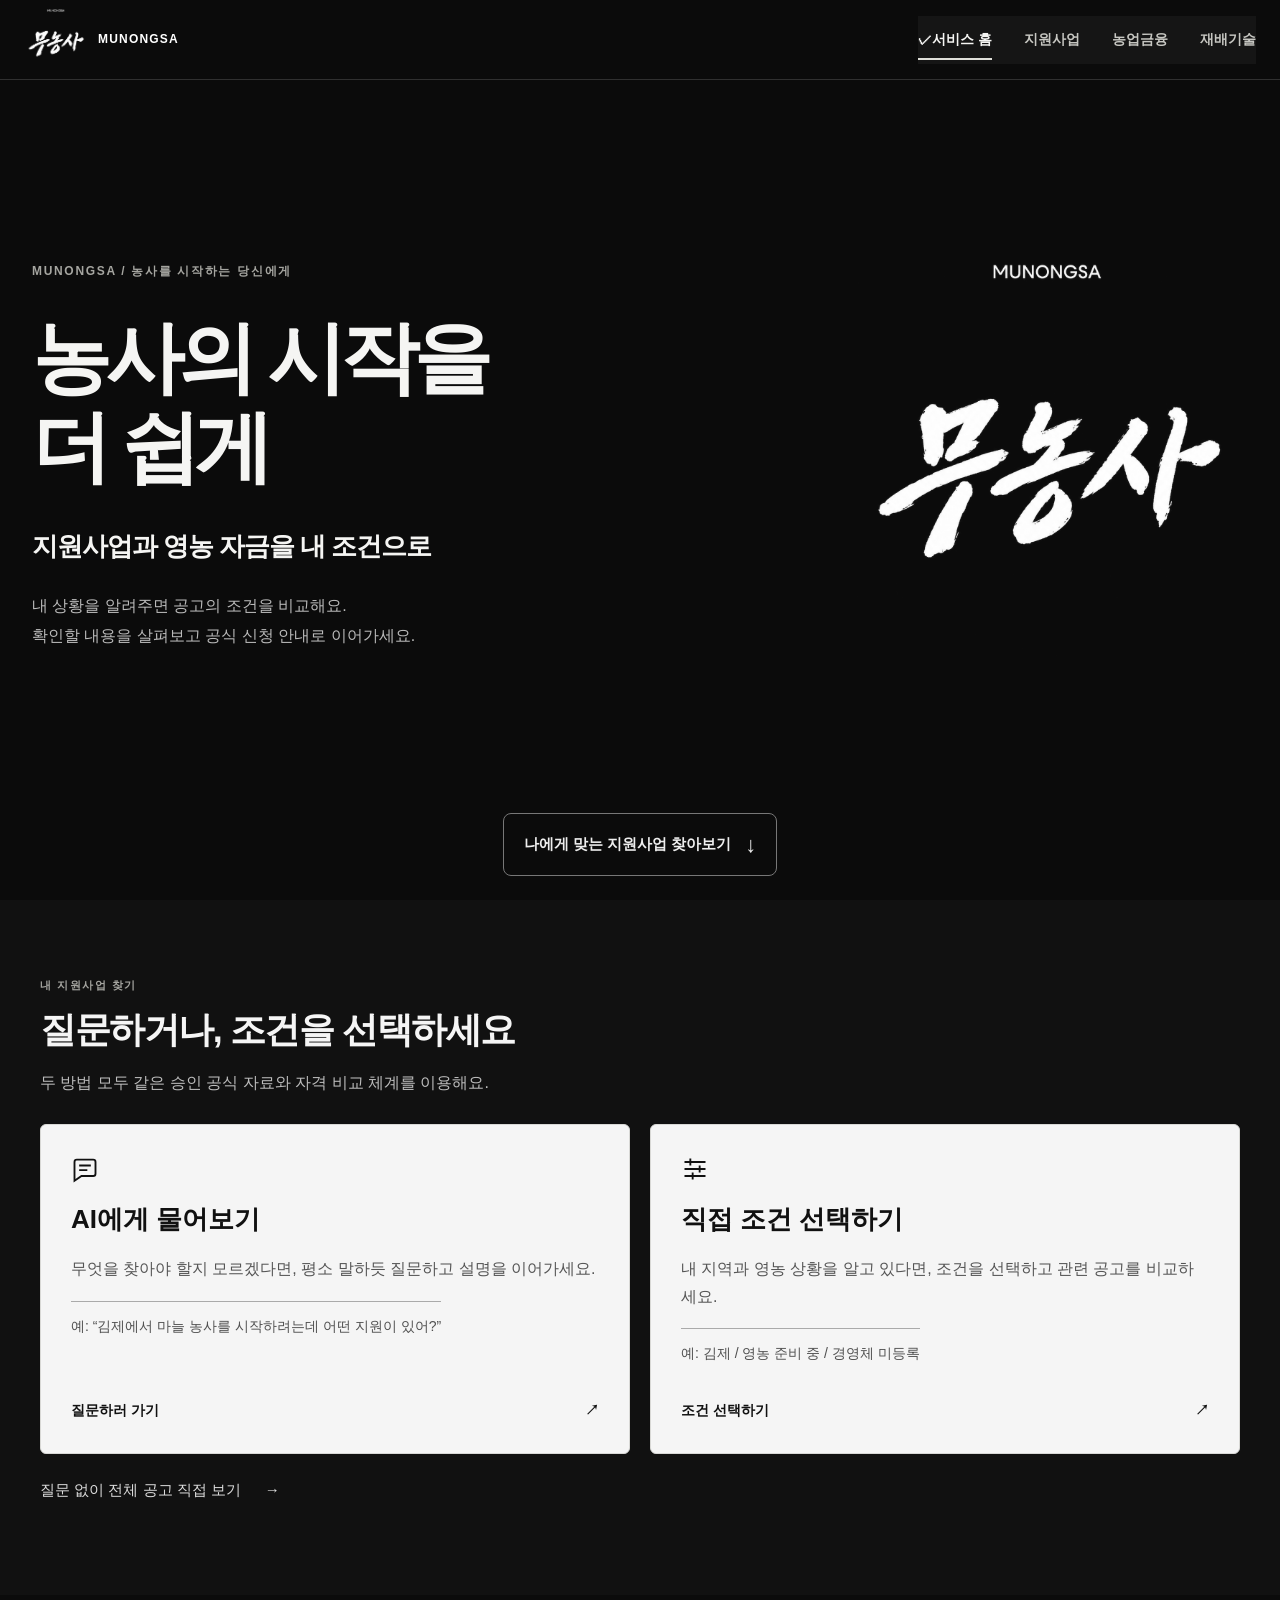
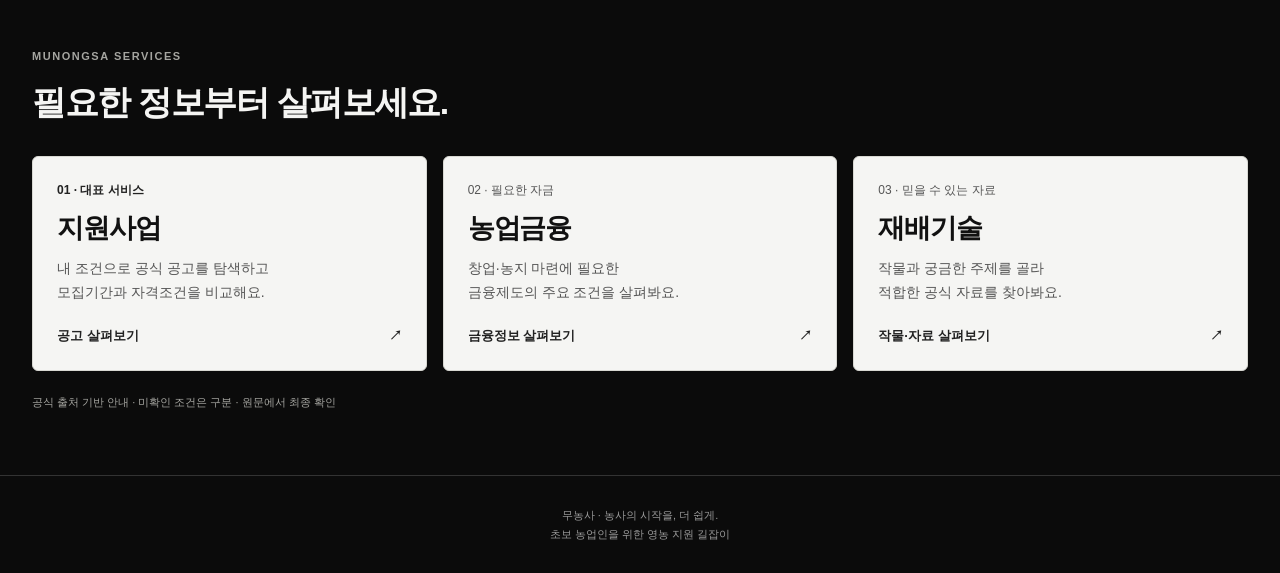
<file: index.html>
<!doctype html>
<html lang="ko">
<head>
  <meta charset="utf-8">
  <meta name="viewport" content="width=device-width, initial-scale=1">
  <title>무농사 | 농업 지원사업·농업금융·재배기술</title>
  <meta name="description" content="초보·청년·예비 농업인을 위한 공식 농업정보 안내. 지원사업, 농업금융, 재배기술을 내 상황에 맞게 찾아보세요.">
  <link rel="canonical" href="https://munongsa.duckdns.org/">
<link rel="stylesheet" href="./assets/chat-ui.css?v=927d41a3244f">
<script src="./assets/amount-display.js?v=fad28252ece3"></script>
<script src="./assets/farm-profile.js?v=78b92448e606"></script>
<script src="./assets/application-journey.js?v=81ba7fd413c2"></script>
<script src="./assets/readability.js?v=bfe7a7fef369" defer></script>
<script src="./assets/chat-ui.js?v=5ae170b53ac3" defer></script>
  <link rel="stylesheet" href="./assets/ui-v2.css?v=222851b5348e">
  <link rel="stylesheet" href="./assets/finance-mvp.css?v=cc0e8070c99d">
</head>
<body data-view="brand">
  <a class="skip-link" href="#mainContent">본문으로 바로 가기</a>
  <header class="topbar">
    <a class="brand" href="#top" aria-label="무농사 브랜드 홈"><img class="brand-nav-logo" src="./assets/brand/munongsa-brand-logo-transparent.svg" alt="" width="1114" height="1114" decoding="async"><span class="brand-wordmark">MUNONGSA</span></a>
    <button class="menu-toggle" id="menuToggle" type="button" aria-expanded="false" aria-controls="mainNav">메뉴 <span aria-hidden="true">☰</span></button>
    <nav class="nav" id="mainNav" aria-label="주요 메뉴"><a href="#top" data-nav-service>서비스 홈</a><a href="#categories?category=support" data-nav-category="support">지원사업</a><a href="#categories?category=bank" data-nav-category="bank">농업금융</a><a href="#categories?category=cultivation" data-nav-category="cultivation">재배기술</a></nav>
  </header>
  <section class="brand-home" id="top" aria-labelledby="brandHeading">
    <div class="brand-content">
      <p class="eyebrow">MUNONGSA / 농사를 시작하는 당신에게</p>
      <img class="brand-hero-logo" src="./assets/brand/munongsa-brand-logo-transparent.svg" alt="무농사 MUNONGSA 브랜드 로고" width="1114" height="1114" fetchpriority="high" decoding="async">
      <h1 id="brandHeading">농사의 시작을<br>더 쉽게</h1>
      <h2>지원사업과 영농 자금을 내 조건으로</h2>
      <p class="brand-description">내 상황을 알려주면 공고의 조건을 비교해요.<br>확인할 내용을 살펴보고 공식 신청 안내로 이어가세요.</p>
    </div>
    <a class="service-scroll-cue discovery-cue" href="#supportDiscovery" data-scroll-services>나에게 맞는 지원사업 찾아보기 <span aria-hidden="true">↓</span></a>
  </section>
  <section class="support-discovery" id="supportDiscovery" aria-labelledby="discoveryHeading">
    <header><p class="section-kicker">내 지원사업 찾기</p><h2 id="discoveryHeading" tabindex="-1">질문하거나, 조건을 선택하세요</h2><p>두 방법 모두 같은 승인 공식 자료와 자격 비교 체계를 이용해요.</p></header>
    <div class="discovery-options">
      <button type="button" class="discovery-card" id="openChat" aria-haspopup="dialog" aria-controls="supportChat"><svg viewBox="0 0 24 24" width="28" height="28" fill="none" stroke="currentColor" stroke-width="1.6" aria-hidden="true"><path d="M5 4h14a2 2 0 0 1 2 2v10a2 2 0 0 1-2 2H9l-6 4V6a2 2 0 0 1 2-2Z"/><path d="M7 9h10M7 13h7"/></svg><strong>AI에게 물어보기</strong><span>무엇을 찾아야 할지 모르겠다면, 평소 말하듯 질문하고 설명을 이어가세요.</span><span class="discovery-example">예: “김제에서 마늘 농사를 시작하려는데 어떤 지원이 있어?”</span><span class="discovery-action">질문하러 가기 <span aria-hidden="true">↗</span></span></button>
      <button type="button" class="discovery-card" data-start-conditions><svg viewBox="0 0 24 24" width="28" height="28" fill="none" stroke="currentColor" stroke-width="1.6" aria-hidden="true"><path d="M3 6h18M3 12h18M3 18h18"/><path d="M8 3v6M16 9v6M10 15v6"/></svg><strong>직접 조건 선택하기</strong><span>내 지역과 영농 상황을 알고 있다면, 조건을 선택하고 관련 공고를 비교하세요.</span><span class="discovery-example">예: 김제 / 영농 준비 중 / 경영체 미등록</span><span class="discovery-action">조건 선택하기 <span aria-hidden="true">↗</span></span></button>
    </div>
    <a class="discovery-browse" href="#categories?category=support" data-home-service="support">질문 없이 전체 공고 직접 보기 <span aria-hidden="true">→</span></a>
  </section>
  <section class="brand-services" id="brandServices" aria-labelledby="brandServicesHeading">
    <header><p class="section-kicker">MUNONGSA SERVICES</p><h2 id="brandServicesHeading" tabindex="-1">필요한 정보부터 살펴보세요.</h2></header>
      <nav class="home-services" aria-label="바로 찾는 주요 서비스">
        <a class="home-service" href="#categories?category=support" data-home-service="support"><span class="home-service-kicker">01 · 대표 서비스</span><strong>지원사업</strong><span class="home-service-description">내 조건으로 공식 공고를 탐색하고 <br>모집기간과 자격조건을 비교해요.</span><span class="home-service-action">공고 살펴보기 <span aria-hidden="true">↗</span></span></a>
        <a class="home-service" href="#categories?category=bank" data-home-service="bank"><span class="home-service-kicker">02 · 필요한 자금</span><strong>농업금융</strong><span class="home-service-description">창업·농지 마련에 필요한 <br>금융제도의 주요 조건을 살펴봐요.</span><span class="home-service-action">금융정보 살펴보기 <span aria-hidden="true">↗</span></span></a>
        <a class="home-service" href="#categories?category=cultivation" data-home-service="cultivation"><span class="home-service-kicker">03 · 믿을 수 있는 자료</span><strong>재배기술</strong><span class="home-service-description">작물과 궁금한 주제를 골라 <br>적합한 공식 자료를 찾아봐요.</span><span class="home-service-action">작물·자료 살펴보기 <span aria-hidden="true">↗</span></span></a>
      </nav>
    <p class="brand-footnote">공식 출처 기반 안내 · 미확인 조건은 구분 · 원문에서 최종 확인</p>
  </section>
  <dialog class="chat-ui" id="supportChat" aria-labelledby="chatHeading" aria-describedby="chatAvailability">
    <header class="chat-ui-header">
      <div class="chat-brand"><span>MUNONGSA</span><h2 id="chatHeading" tabindex="-1">무농사 AI 상담</h2></div>
      <div class="chat-header-actions"><button type="button" class="chat-header-condition" data-chat-select aria-expanded="false" aria-controls="chatSettings">조건 설정</button><button type="button" id="closeChat" class="chat-close" aria-label="상담 닫고 돌아가기">닫기 <span aria-hidden="true">×</span></button></div>
    </header>
    <div class="chat-ui-body" id="chatBody">
      <section class="chat-introduction" id="chatIntroduction" aria-label="질문 안내">
        <p class="chat-scope-intro">지원사업·농업금융·재배기술을 안내해요. 관련 공고가 신청 가능 확정은 아니며, 근거 없는 자격·농약 처방·대출 승인은 확정하지 않아요.</p>
        <p class="chat-scope-note">일부 AI 설명은 호출 한도로 제한될 수 있어요. 개인정보·상세주소는 입력하지 마세요.</p>
        <h3>어떤 지원사업이 궁금하세요?</h3><p id="chatAvailability">농사짓는 곳과 현재 상황을 알려주세요. 직접 질문하거나 조건을 선택해 시작할 수 있어요.</p>
        <button type="button" class="chat-select-start" data-chat-select>조건 선택으로 찾기 <span aria-hidden="true">→</span></button>
        <div class="chat-examples" aria-label="질문 예시"><button type="button" data-chat-example="청년농업인 지원사업의 신청 조건을 알려주세요.">청년농업인 지원사업 <span aria-hidden="true">↗</span></button><button type="button" data-chat-example="마늘 재배와 관련된 지원사업을 알려주세요.">마늘 재배 지원 <span aria-hidden="true">↗</span></button><button type="button" data-chat-example="부안 청년농업인 R&D 사업은 개인도 신청할 수 있나요?">신청 자격 확인 <span aria-hidden="true">↗</span></button></div>
      </section>
      <section class="chat-conversation" id="chatConversation" aria-label="상담 대화">
        <div class="chat-history-heading"><p>공식 근거로 살펴보는 상담</p><button type="button" id="clearChat" class="chat-ui-secondary" disabled>새 대화</button></div>
        <div id="chatHistory" class="chat-history" role="log" aria-label="내 질문과 공식 근거 안내" aria-live="polite" aria-relevant="additions" aria-busy="false"></div>
      </section>
    </div>
    <form class="chat-composer" id="chatForm">
      <div class="chat-composer-inner">
        <label for="chatQuestion" class="chat-input-label">지원사업에 관한 질문</label>
        <div class="chat-compose-row"><textarea id="chatQuestion" rows="1" maxlength="1000" required placeholder="예: 전주에 살고 김제에서 농사를 시작하려 해요" aria-describedby="chatPrivacy chatInputHint chatFormStatus"></textarea><button type="submit" id="submitChat" disabled><span>질문 보내기</span><span aria-hidden="true">↑</span></button></div>
        <div class="chat-composer-meta"><span id="chatInputHint">Enter 전송 · Shift+Enter 줄바꿈</span><span id="chatCharacterCount">0 / 1,000</span></div>
        <p id="chatFormStatus" class="chat-form-status" role="status"></p>
        <details class="chat-privacy"><summary>개인정보·답변 안내</summary><p id="chatPrivacy">질문 해석에 필요한 최소 내용은 OpenAI로 전송될 수 있어요. 개인정보는 입력하지 마세요. 지원사업 안내는 저장된 공식 근거를 사용해요.</p></details>
      </div>
    </form>
  </dialog>
  <main class="page" id="mainContent">
    <section class="service-home" id="serviceHome" hidden aria-labelledby="serviceHeading">
      <div class="service-intro"><div><p class="section-kicker">MUNONGSA SERVICES</p><h1 id="serviceHeading">지금 내게 필요한<br>정보부터.</h1><p>지원사업 · 영농 자금 · 재배기술<br>필요한 분야를 선택하고 공식 자료를 확인하세요.</p></div><span class="region-caption">전국 공식 공고 · 확인된 조건 비교</span></div>
      <div class="categories" id="categories">
        <button type="button" class="category category-primary" data-category="support"><span><span class="category-number">01 · 대표 서비스</span><strong>지원사업</strong><small>내 조건에 맞는 공식 지원사업 탐색.<br>모집기간과 확인된 자격조건을 비교해 보세요.</small></span><span class="category-arrow" aria-hidden="true">↗</span></button>
        <button type="button" class="category" data-category="bank"><span><span class="category-number">02 · 필요한 자금</span><strong>농업금융</strong><small>영농을 시작하고 운영하는 데 필요한<br>정책자금과 금융정보를 알아보세요.</small></span><span class="category-arrow" aria-hidden="true">↗</span></button>
        <button type="button" class="category" data-category="cultivation"><span><span class="category-number">03 · 믿을 수 있는 자료</span><strong>재배기술</strong><small>관심 작물의 재배자료를 살펴보고<br>공식 기관의 원문으로 이동하세요.</small></span><span class="category-arrow" aria-hidden="true">↗</span></button>
      </div>
      <div class="service-guide" aria-label="이용 순서"><div><i>STEP 01</i><b>내 상황을 알려주세요</b><span>지역과 영농 단계 등 필요한 조건을 입력해요.</span></div><div><i>STEP 02</i><b>관련 자료를 살펴보세요</b><span>확인된 조건과 추가로 확인할 내용을 구분해요.</span></div><div><i>STEP 03</i><b>공식 안내로 이어가세요</b><span>최신 공고와 접수 방법을 원문에서 확인해요.</span></div></div>
    </section>
    <div class="explore-toolbar" id="exploreToolbar" hidden><button type="button" class="back-service" data-service-home>← 서비스 홈</button><span aria-hidden="true">/</span><span id="currentServiceLabel">지원사업</span></div>
    <section class="layout" id="results">
      <form class="filters" id="filterForm" autocomplete="off"><div class="filter-heading"><h2><small class="browse-step">01 · 선택 입력</small>내 영농 조건</h2><button type="button" id="profileToggle" class="profile-toggle" aria-expanded="true" aria-controls="filterForm">접기</button></div><p class="filters-intro">관심 분야와 내 상황을 선택하면 기록된 조건과 관련된 자료부터 보여드려요. 조건이 없는 자료는 확인이 필요한 후보로 표시합니다.</p>
        <div class="field" id="interestField"><label for="interest">관심 분야</label><select id="interest"><option value="support">지원사업</option><option value="bank">농업금융</option><option value="cultivation">재배기술</option></select><span class="hint">위 분야 탭과 같은 선택입니다. 분야를 바꿔도 입력한 조건은 유지돼요.</span></div>
        <div class="field"><label for="region">농사를 짓거나 준비하는 지역</label><div class="field-grid"><select id="region" aria-label="시·도 선택"><option value="all" selected>선택 안 함</option><option value="전북">전북특별자치도</option><option value="전남">전라남도</option><option value="경북">경상북도</option><option value="강원">강원특별자치도</option><option value="충남">충청남도</option><option value="충북">충청북도</option><option value="경남">경상남도</option><option value="제주">제주특별자치도</option><option value="경기">경기도</option></select><select id="district" aria-label="시·군·구 선택"><option value="all">시·군·구 선택</option></select></div><span class="hint">지역을 선택하면 해당 지역 자료를 살펴봅니다. 실제 적용 범위는 각 자료의 출처를 확인하세요.</span></div>
        <div class="field" id="farmingSituationField"><label for="farmingSituation">현재 농업을 어떤 형태로 하고 있나요?</label><select id="farmingSituation"><option value="unknown">선택 안 함</option><option value="preparing">준비 중</option><option value="family">가족농 참여</option><option value="independent">독립경영</option><option value="organization">법인·단체</option></select><span class="hint">상황 선택만으로 경력이나 경영체 등록 여부를 판단하지 않아요.</span></div>
        <div class="field ux-field" id="requiredFundsField" hidden><label for="requiredFundsMan">필요 자금 <small>만원 · 선택</small></label><div class="input-ux"><div class="input-ux-row"><input id="requiredFundsMan" type="text" inputmode="numeric" maxlength="18" autocomplete="off" placeholder="예: 5,000" aria-describedby="requiredFundsHint requiredFundsStatus"><div class="input-ux-actions"><button class="ux-apply" id="applyRequiredFunds" type="button">적용</button><button class="ux-clear" id="clearRequiredFunds" type="button">지우기</button></div></div><p class="hint" id="requiredFundsHint">5,000 입력 = 5천만 원. 제도상 최대 한도만 비교하며 대출 승인을 뜻하지 않아요.</p><p class="ux-status" id="requiredFundsStatus" role="status"></p></div></div>
        <details id="additionalProfileFields" class="equipment-examples">
          <summary>추가 정보 입력 · 선택 사항</summary>
          <p class="hint">아는 조건만 입력하세요. 빈 항목은 미확인으로 남아요.</p>
          <div class="field"><label for="age">현재 만 나이 · 선택</label><input id="age" type="number" min="15" max="100" placeholder="예: 32"><span class="hint">정확한 연령 비교는 생년월일과 공고 기준일로 확인해요.</span></div>
          <div class="field"><label for="exporterStatus">수출업체·수출농가 또는 수출실적에 해당하나요?</label><select id="exporterStatus"><option value="unknown">모름</option><option value="no">비해당</option><option value="yes">해당</option></select><span class="hint">자기 입력에 따른 기본 비교입니다. 품목·기간·수출액·조직 가입 요건은 별도 확인해요.</span></div>
          <div class="field"><label for="groupMemberCount">함께 신청하는 인원은 몇 명인가요? · 선택</label><input id="groupMemberCount" type="number" min="0" step="1" placeholder="예: 5"><span class="hint">단체의 최소 인원 요건이 있는 공고에만 비교해요. 조직 형태·대표자 자격은 따로 확인해야 합니다.</span></div>
          <div class="field"><label for="experience">농업을 시작한 지 얼마나 됐나요? · 선택</label><select id="experience"><option value="unknown">모름</option><option value="planned">시작 전</option><option value="under1">1년 미만</option><option value="1to3">1년 이상~3년 이하</option><option value="over3">3년 초과</option></select><span class="hint">무농사의 탐색용 구분이며 공식 자격 분류가 아닙니다. 정확한 독립경영 기간은 아래에 따로 입력해요.</span></div>
        <div class="field"><label for="applicant">신청자 유형 · 세부 구분</label><select id="applicant"><option value="all" selected>선택 안 함</option><option value="individual">개인 농업인</option><option value="young">청년농업인</option><option value="prospective">영농 예정·예비 청년농</option><option value="organization">농업법인·생산자단체</option><option value="municipality">지자체·시군 컨소시엄</option><option value="agricultural_corporation">농업법인</option><option value="group">비법인 단체·모임</option><option value="business">사업체(개인사업자 포함)</option></select><span class="hint">유형을 선택하지 않으면 모든 신청자 유형의 사업을 보여줘요. 지역·작물 등 다른 조건은 계속 적용됩니다.</span></div>
        <div class="field"><label for="crop">재배 작물</label><select id="crop"><option value="all" selected>선택 안 함</option><option value="rice">벼</option><option value="garlic">마늘</option><option value="onion">양파</option><option value="apple">사과</option><option value="cabbage">배추</option><option value="radish">무</option><option value="potato">감자</option><option value="sweetpotato">고구마</option><option value="soybean">콩</option><option value="wheat">밀</option><option value="pepper">고추</option><option value="greenonion">파</option><option value="scallion">쪽파</option><option value="other">그 외 작물</option></select></div>
        <div class="field"><label for="cultivation">재배 방식</label><select id="cultivation"><option value="all" selected>선택 안 함</option><option value="facility">시설 재배</option><option value="openfield">노지 재배</option></select><span class="hint">재배자료는 원문에 적힌 작형을 표시합니다. 시설·노지 적용 여부를 확인할 수 없는 자료는 방식으로 단정하지 않습니다.</span></div>
        <div class="field-grid">
          <div class="field"><label for="area">재배 규모 (ha)</label><input id="area" type="number" min="0" step="0.01" placeholder="예: 1.5"><span class="hint">1ha = 약 3,025평</span></div>
          <div class="field"><label for="budget">장비 예산 (만원)</label><input id="budget" type="number" min="0" step="10" placeholder="예: 500"><span class="hint">미정이면 비워두세요</span></div>
        </div>
        <div id="supportProfileFields" hidden>
          <p class="hint">거주지와 영농지는 따로 비교해요. 나이·경력은 공고의 기준일을 따릅니다.</p>
          <div class="field-grid"><div class="field"><label for="residenceRegion">거주 시·도</label><input id="residenceRegion" placeholder="예: 전북특별자치도"></div><div class="field"><label for="residenceDistrict">거주 시·군·구</label><input id="residenceDistrict" placeholder="예: 김제시"></div></div>
          <div class="field-grid"><div class="field"><label for="birthDate">생년월일 · 공고 기준 연령 계산</label><input id="birthDate" type="date" aria-describedby="birthDateHint"><span class="hint" id="birthDateHint">기기의 날짜 선택기에서 연도를 먼저 선택하세요. 직접 입력을 지원하는 기기에서는 숫자로 입력할 수 있어요.</span></div><div class="field"><label for="farmRegistered">농업경영체 등록</label><select id="farmRegistered"><option value="unknown">모름</option><option value="yes">등록</option><option value="no">미등록</option></select></div></div>
          <div class="field"><label for="experienceBasisDate">아래 경력을 확인한 기준일</label><input id="experienceBasisDate" type="date"><span class="hint">공고의 경력 기준일과 일치할 때만 비교합니다.</span></div>
          <div class="field-grid"><div class="field"><label for="farmingYears">기준일의 영농경력 (년)</label><input id="farmingYears" type="number" min="0" step="0.01"></div><div class="field"><label for="independentYears">기준일의 독립경영 기간 (년)</label><input id="independentYears" type="number" min="0" step="0.01"></div></div>
        </div>
        </details>
        <div class="filter-actions"><button class="apply" type="submit">선택한 조건으로 보기</button><button class="reset-filters" id="resetFilters" type="button">선택 조건 초기화</button></div>
        <div class="no-save"><span aria-hidden="true">🔒</span><span>선택 조건은 이 탭에 보관하고 새로고침 시 복원해요. AI 상담을 보내면 질문과 필요한 조건이 상담 서버로 전송되며, 해석에 필요한 최소 내용은 OpenAI로 전달될 수 있어요. 초기화로 조건을 지울 수 있어요.</span></div>
      </form>
      <div class="results">
        <div class="result-top"><div><h2 id="resultTitle">내 조건에 맞는 정보</h2><p id="resultMessage">조건을 입력하고 버튼을 눌러보세요.</p></div><span class="count" id="count">자료 0건</span></div>
        <section class="selection-summary" id="selectionSummary" hidden aria-label="선택한 탐색 조건"><strong>선택한 조건</strong><div class="selection-row" id="profileSelectionRow"><span class="selection-label">내 상황</span><div class="profile-summary" id="profileSummary" aria-live="polite"></div></div><div class="selection-row" id="browseSelectionRow"><span class="selection-label">자료 선택</span><div id="browseFilterSummary" class="selection-chips" aria-live="polite"></div></div><p id="browseSelectionEmpty">선택 없이 전체 자료를 둘러볼 수 있어요.</p></section>
        <p class="profile-status" id="profileStatus" role="status" data-selected="선택한 조건과 관련된 자료를 먼저 보여드려요." data-empty="작물을 선택하면 관련 공식 자료를 볼 수 있어요."></p>
        <div id="supportBrowseFields" hidden class="support-search-toolbar"><label for="supportStateFilter">자료 상태</label><select id="supportStateFilter"><option value="all">전체 참고·검토자료</option><option value="elapsed">마감 기록·기재기간 경과</option><option value="unknown">신청 상태·현재 접수 확인 필요</option></select><p>검토자료는 프로필로 자동 제외하지 않습니다. 실제 신청 가능한 추천과 구분해 열람하세요.</p></div>
        <div class="field" id="supportNeedField"><label for="supportSearch">어떤 지원이 필요한가요? · 선택</label><input id="supportSearch" type="search" placeholder="예: 창업, 귀농, 보험, 교육"><span class="hint">비워두면 전체 공고를 볼 수 있어요.</span></div>
        <div id="financeBrowseFields" hidden class="support-search-toolbar finance-toolbar"><label for="financeSearch">농업금융 검색</label><input id="financeSearch" type="search" placeholder="예: 귀농 주택 · 농지 · 농신보"><label for="financePurpose">필요한 자금 목적</label><select id="financePurpose"><option value="all">전체 목적</option><option>농업 창업</option><option>농지 마련</option><option>주택 마련</option><option>시설 투자</option><option>대출 보증</option></select><p>공개된 제도명·기관·용도에서 검색해요. 보증과 대출은 별개입니다.</p><button type="button" id="financeSearchReset" class="secondary-action">금융 검색만 초기화</button></div>
        <p class="browse-order" id="browseOrder" hidden></p>
        <div class="cards" id="cards"></div>
        <details class="plain-help"><summary>낯선 용어, 쉬운 말로 알아보기</summary><dl><dt>지원 대상 · 누가 신청할 수 있나요?</dt><dd>사업에서 정한 신청 주체와 조건을 말해요. 조건 일부가 같아도 최종 신청 자격이 확정되는 것은 아니에요.</dd><dt>독립경영 기간</dt><dd>본인 명의로 독립적으로 농업을 경영한 기간에 관한 조건이에요. 시작일과 계산 방법은 공고마다 확인해야 해요.</dd><dt>융자 지원</dt><dd>돈을 빌릴 수 있도록 지원하는 제도예요. 갚지 않아도 되는 지원금과는 다르고, 금융기관의 심사가 필요할 수 있어요.</dd></dl></details>
      </div>
    </section>
    <div class="notice" id="serviceNotice" hidden><b>공식 자료를 확인하세요.</b> 정보와 접수 일정은 변경될 수 있습니다. 최종 신청·이용 전 공식 원문과 확인일을 살펴보세요.</div>
  </main>
  <footer class="footer">무농사 · 농사의 시작을, 더 쉽게.<br>초보 농업인을 위한 영농 지원 길잡이</footer>
  <div class="modal" id="modal" role="dialog" aria-modal="true" aria-labelledby="modalTitle"><div class="modal-box"><div class="modal-head"><div><span class="tag warning" id="modalTag">사업 정보</span><h2 id="modalTitle"></h2><span class="status-pill" id="modalStatus"></span></div><button class="close" id="closeModal" aria-label="닫기">×</button></div><p id="modalSummary"></p><h3 id="modalEligibilityHeading">누가 신청할 수 있나요? · 확인할 조건</h3><ul id="modalEligibility"></ul><h3 id="modalSupportHeading">지원 내용·일정</h3><p id="modalSupport"></p><p id="modalSchedule"></p><div class="cite" id="modalSource"></div></div></div>
  <link rel="stylesheet" href="./assets/cultivation-mvp.css?v=d68c979b59ed">
  <link rel="stylesheet" href="./assets/black-minimal.css?v=b8721403939e">
  <script src="./assets/crop-directory.js?v=0caceea92252"></script>
  <link rel="stylesheet" href="./assets/input-ux.css?v=a168701f9b81">
  <link rel="stylesheet" href="./assets/ux-first.css?v=9273649430e9">
  <link rel="stylesheet" href="./assets/readability.css?v=61af48970a8a">
  <link rel="stylesheet" href="./assets/controls.css?v=2fc97d96910b">
  <script defer src="./assets/control-state.js?v=673fb1ebfd0f"></script>
  <script src="./assets/selection-view.js?v=50babcdf8fc5"></script>
  <script src="./assets/input-ux.js?v=c6984f7ce806"></script>
  <script src="./assets/cultivation-mvp.js?v=844e7d5595ea"></script>
  <script src="./assets/ui-v2.js?v=e2715cb304c7"></script>
  <script src="./assets/profile-matching.js?v=e28410a516c9"></script>
  <script src="./assets/support-public.js?v=2ded1c4458e7"></script>
  <script src="./assets/finance-mvp.js?v=355f283fff27"></script>
  <script src="./assets/support-details.js?v=a72146191416"></script>
  <script src="./assets/user-display.js?v=4368affa94cd"></script>
  <script src="./assets/notice-review.js?v=a23d49a2bd63"></script>
  <script src="./assets/personalization.js?v=82fc8d7fe800"></script>
  <script src="./assets/support-review.js?v=cd85d7646a4f"></script>
  <script>
    // Public facts are provided only through the existing approval boundary.
    let programs=[];
    const cards=document.getElementById('cards'),count=document.getElementById('count'),message=document.getElementById('resultMessage');
    const labels={agricultural_corporation:'\uB18D\uC5C5\uBC95\uC778',group:'\uB2E8\uCCB4\u00B7\uBAA8\uC784',business:'\uC0AC\uC5C5\uCCB4',all:'전체 유형',individual:'개인 농업인',young:'청년농업인',prospective:'영농 예정자·예비 청년농',organization:'농업법인·생산자단체',municipality:'지자체·시군 컨소시엄',rice:'벼',garlic:'마늘',onion:'양파',apple:'사과',cabbage:'배추',radish:'무',potato:'감자',sweetpotato:'고구마',soybean:'콩',wheat:'밀',pepper:'고추',greenonion:'대파',scallion:'쪽파',other:'그 외 작물',전북:'전북특별자치도',전남:'전라남도',경북:'경상북도',강원:'강원특별자치도',충남:'충청남도',충북:'충청북도',경남:'경상남도',제주:'제주특별자치도',경기:'경기도'};
    const districts={전북:['전주시','군산시','익산시','정읍시','남원시','김제시','완주군','진안군','무주군','장수군','임실군','순창군','고창군','부안군'],전남:['목포시','여수시','순천시','나주시','광양시','담양군','곡성군','구례군','고흥군','보성군','화순군','장흥군','강진군','해남군','영암군','무안군','함평군','영광군','장성군','완도군','진도군','신안군'],경북:['포항시','경주시','김천시','안동시','구미시','영주시','영천시','상주시','문경시','경산시','의성군','청송군','영양군','영덕군','청도군','고령군','성주군','칠곡군','예천군','봉화군','울진군','울릉군'],강원:['춘천시','원주시','강릉시','동해시','태백시','속초시','삼척시','홍천군','횡성군','영월군','평창군','정선군','철원군','화천군','양구군','인제군','고성군','양양군'],충남:['천안시','공주시','보령시','아산시','서산시','논산시','계룡시','당진시','금산군','부여군','서천군','청양군','홍성군','예산군','태안군'],충북:['청주시','충주시','제천시','보은군','옥천군','영동군','증평군','진천군','괴산군','음성군','단양군'],경남:['창원시','진주시','통영시','사천시','김해시','밀양시','거제시','양산시','의령군','함안군','창녕군','고성군','남해군','하동군','산청군','함양군','거창군','합천군'],제주:['제주시','서귀포시'],경기:['안산시','수원시','용인시','고양시','화성시','남양주시','평택시','파주시','이천시','안성시','포천시','여주시','양평군']};
    const esc=s=>String(s).replace(/[&<>"']/g,c=>({'&':'&amp;','<':'&lt;','>':'&gt;','"':'&quot;',"'":'&#39;'}[c]));
    function readProfile(){return {applicant:document.getElementById('applicant').value,age:document.getElementById('age').value,experience:document.getElementById('experience').value,region:document.getElementById('region').value,district:document.getElementById('district').value,crop:document.getElementById('crop').value,area:document.getElementById('area').value,budget:document.getElementById('budget').value,cultivation:document.getElementById('cultivation').value,...Object.fromEntries(['residenceRegion','residenceDistrict','birthDate','farmRegistered','experienceBasisDate','farmingYears','independentYears','farmingSituation','supportSearch','exporterStatus','groupMemberCount','financeSearch','financePurpose'].map(id=>[id,document.getElementById(id).value])),...MunongsaInputUX.profile()}}
    function matches(p,x){
      return MunongsaMatching.evaluate('program',p,x).conditionStatus!=='mismatch';
    }
    function cardHtml(p,x){const tag=p.statusType==='closed'?`${p.category} · ${p.status}`:p.statusType==='check'?`${p.category} · \uC2E0\uCCAD \uC0C1\uD0DC \uD655\uC778 \uD544\uC694`:p.id==='district'?'\uC870\uC9C1\u00B7\uC9C0\uC790\uCCB4 \uB300\uC0C1':p.category;return compactCard(p.title,tag,p.summary,'program',p.id)}
    let activeCategory='support';
    let homeView=true;
    let serviceHomeView=false;
    let navigationReady=false;
    let equipment=[];
    let guidelineEquipment=[];
    let equipmentData=null;
    let equipmentDataError=false;
    let catalogData=null;
    let cropData=null;
    let publicSupport=null;
    let publicSupportError=false;
    let supportReview=null;
    let supportReviewError=false;
    let supportData=null;
    let supportDataError=false;
    let financeMvp=null;
    let financeQuery="",financePurpose="all";
    let financeData=null;
    let financeDataError=false;
    let cropDataError=false;
    let cropFilterSignature='';
    let selectedCropName='';
    const cropPageSize=20;
    function installCatalog(data){
      catalogData=data;
      const sourceById=Object.fromEntries(data.sources.map(s=>[s.id,s]));
      programs=(data.supportPrograms||[]).map(p=>{const source=sourceById[p.sourceId];const extraSource=p.extraSourceId?sourceById[p.extraSourceId]:null;return {...p,source:source?.title||'출처 확인 필요',url:source?.url,landingUrl:source?.landingPageUrl,extraUrl:extraSource?.url,extraSource:extraSource?.title}});
    }
    function installEquipment(data){
      equipmentData=data;
      guidelineEquipment=(data.officialGuidelineCategories||[]).map(i=>({id:i.id,group:i.category,name:i.title,use:i.summary,evidence:i.evidence,raw:i,url:i.source?.url,sourceTitle:i.source?.title,publisher:i.source?.publisher}));
      const ideaRows=(data.teamIdeas||[]).map(i=>({id:i.id,group:i.group,name:i.title,mode:i.cultivationModes||[],use:i.whyNotVerified,crop:'\uC791\uBB3C\u00B7\uC7AC\uBC30\uBC29\uC2DD\uC5D0 \uB9DE\uB294 \uC801\uC6A9 \uC5EC\uBD80 \uD655\uC778',budget:'\uC81C\uD488\u00B7\uC124\uCE58 \uBC94\uC704\uBCC4 \uACAC\uC801 \uD655\uC778',recordType:i.recordType,source:i.source,raw:i}));
      const productRows=(data.productCandidates||[]).map(i=>({id:i.id,group:i.group,name:i.title,mode:[],use:i.notice,crop:'\uC801\uC6A9 \uC791\uBB3C\u00B7\uC7AC\uBC30\uBC29\uC2DD \uD655\uC778 \uD544\uC694',budget:'\uAC00\uACA9\u00B7\uD310\uB9E4 \uC0C1\uD0DC \uD655\uC778 \uD544\uC694',recordType:i.recordType,source:i.source,raw:i}));
      const facilityRows=(data.facilityCandidates||[]).map(i=>({id:i.id,group:i.group,name:i.title,mode:[],use:i.notice,crop:'\uC801\uC6A9 \uC791\uBB3C\u00B7\uC2DC\uC124\u00B7\uCD95\uC885 \uBC94\uC704 \uD655\uC778 \uD544\uC694',budget:'\uC124\uCE58\uBE44\u00B7\uC9C0\uC6D0\uC870\uAC74 \uC6D0\uBB38 \uD655\uC778 \uD544\uC694',recordType:i.recordType,source:i.source,raw:i}));
      equipment=[...ideaRows,...productRows,...facilityRows];
    }
    const profileMatches=new Map();
    const supportConditionLabels={match:'조건 부합',check:'추가 확인 필요',mismatch:'조건 불일치'};
    function supportConditionLines(m){
      const verification={partially_verified:'일부 확인 기록 · 독립 원문 대조 미완료',unverified:'검증 미확인',source_checked:'출처 확인 기록 · 자격 전체 검증 아님'};
      return [`${supportConditionLabels[m.conditionStatus]} · 기록된 조건 비교이며 신청 자격 확정이 아닙니다.`,
        ...(m.matched.length?[`일치한 기록: ${m.matched.join(' / ')}`]:[]),
        ...(m.unknown.length?[`추가 확인: ${m.unknown.join(' / ')}`]:[]),
        ...(m.different.length?[`불일치한 기록: ${m.different.join(' / ')}`]:[]),
        `데이터 검증: ${verification[m.verification]||'검증 상태 원문 확인 필요'}. 세부 자격·제외요건과 현재 모집 상태는 별도 확인하세요.`];
    }
    function rankForProfile(rows,kind,x){return MunongsaMatching.rank(kind,rows,x).map(({item,match})=>{profileMatches.set(`${kind}:${item.id}`,match);return item})}
    function profileHint(kind,key){const m=profileMatches.get(`${kind}:${key}`);if(!m)return '';if(kind==='program')return `<span class="match-note">${supportConditionLines(m).map(esc).join('<br>')}</span>`;const parts=[...m.matched.slice(0,2)];if(m.unknown.length)parts.push(`조건 확인 필요: ${m.unknown.slice(0,2).join('·')}${m.unknown.length>2?` 외 ${m.unknown.length-2}개`:''}`);if(m.different.length)parts.push(m.different[0]);return parts.length?`<span class="match-note">${esc(parts.join(' / '))}</span>`:''}
    function profileDetailLines(kind,key){const m=profileMatches.get(`${kind}:${key}`);if(!m)return [];if(kind==='program')return supportConditionLines(m);return [...(m.matched.length?[`선택 조건과 관련된 기록: ${m.matched.join('·')}`]:[]),...(m.unknown.length?[`조건 확인 필요: ${m.unknown.join('·')}. 해당 조건을 확인할 수 있는 필드가 부족합니다.`]:[]),...(m.different.length?[`기록된 조건과 차이: ${m.different.join('·')}. 자료의 적용 범위를 원문에서 확인하세요.`]:[])]}
    function compactCard(title,tag,summary,kind,key){return `<article class="card compact-card"><button class="compact-open" type="button" data-info-kind="${esc(kind)}" data-info-key="${esc(key)}"><span class="tag">${esc(tag)}</span><strong>${esc(title)}</strong>${profileHint(kind,key)}<span class="compact-hint"><b aria-hidden="true">자세히 보기　↗</b></span></button></article>`}
    function equipmentHtml(item,x){const applicability=item.mode.length===0?'\uC7AC\uBC30\uBC29\uC2DD \uC801\uC6A9 \uD655\uC778 \uD544\uC694':item.mode.length===2?'\uC2DC\uC124\u00B7\uB178\uC9C0 \uACF5\uD1B5':item.mode.includes('facility')?'\uC2DC\uC124 \uC2A4\uB9C8\uD2B8\uD31C':'\uB178\uC9C0 \uC2A4\uB9C8\uD2B8\uB18D\uC5C5';const mode=x.cultivation==='all'?applicability:(item.mode.length===0?'\uC7AC\uBC30\uBC29\uC2DD \uC801\uC6A9 \uD655\uC778 \uD544\uC694':x.cultivation==='facility'?'\uC2DC\uC124 \uC7AC\uBC30':'\uB178\uC9C0 \uC7AC\uBC30');const label=item.recordType==='team_equipment_idea'?'\uD300 \uC544\uC774\uB514\uC5B4 \u00B7 \uAC80\uD1A0 \uD544\uC694':item.recordType==='team_workbook_product_candidate'?'\uC6CC\uD06C\uBD81 \uAE30\uC885 \uD6C4\uBCF4 \u00B7 \uC81C\uD488 \uBBF8\uD655\uC778':'\uC6CC\uD06C\uBD81 \uC2DC\uC124 \uD6C4\uBCF4 \u00B7 \uBBF8\uAC80\uC99D';return compactCard(item.name,label+' · '+mode,item.use,'equipment',item.id)}
    function catalogRecordHtml(item){const statuses={'official-context-confirmed':'공식 운영 사례','official educational material · not farm-specific prescription':'공식 교육자료','2026 plan reference · lender and eligibility check required':'2026 시행계획 참고','2026 guidance · local intake and financial review required':'2026 사업안내'};return compactCard(item.title,statuses[item.status]||item.status||'자료',item.summary,'catalog',item.id)}
    function supportReferenceHtml(item){return compactCard(item.program_or_document,'참고자료 · 신청사업 아님',`${item.issuing_institution} · ${item.publication_date||'게시일 확인 필요'} · ${item.confirmed_content}`,'supportReference',item.record_id)}
    function drawFinance(){
      document.getElementById('resultTitle').textContent='농업금융';
      message.textContent='필요한 자금부터 찾아보세요. 기본 조건 비교와 실제 대출·보증 심사는 별개입니다.';
      const data=financeMvp?.products||[],found=MunongsaFinance.rank(MunongsaFinance.filter(data,financeQuery,financePurpose),readProfile());
      count.textContent=`대표 농업금융 제도 ${data.length}개 중 ${found.length}개`;
      cards.innerHTML=found.map(p=>MunongsaFinance.card(p,readProfile())).join('')||`<div class="empty" data-load-state="${financeMvp?'empty':financeDataError?'error':'loading'}" role="${!financeMvp&&financeDataError?'alert':'status'}">${financeMvp?'검색 조건에 맞는 안내가 없어요. 검색어나 자금 목적을 바꿔보세요.':financeDataError?'금융정보를 불러오지 못했어요. 잠시 후 다시 확인해 주세요.':'금융정보를 불러오고 있어요.'}</div>`;
    }
    function openFinanceModal(key){
      const p=financeMvp?.products.find(p=>p.id===key);if(!p)return;
      const d=MunongsaFinance.detail(p,readProfile(),financeMvp.checkedAt);
      document.getElementById('modalTag').textContent=p.type+' · 공식 금융정보 안내';
      document.getElementById('modalTitle').textContent=p.title;
      document.getElementById('modalStatus').textContent=d.label;
      document.getElementById('modalStatus').className='status-pill check';
      document.getElementById('modalSummary').textContent='';
      for(const id of ['modalEligibilityHeading','modalEligibility','modalSupportHeading','modalSupport','modalSchedule'])document.getElementById(id).hidden=true;
      document.getElementById('modalSource').innerHTML=d.html;
      document.getElementById('modal').classList.add('show');document.getElementById('closeModal').focus();
    }
    function financeCandidateHtml(item){const label=item.factVerificationStatus==='partially_verified'?'공식 출처 일부 확인 · 조건 미확인':'팀 엑셀 기록 · 원문 미확인';return compactCard(item.title,label,`${item.category} · ${item.fundType||'자금 유형 확인 필요'}`,'financeProduct',item.id)}
    function financeMachineryHtml(item){return compactCard(item.equipmentType,'농기계 금융 예시 · 가격·조건 미검증',`${item.specificationAsRecorded||'규격 미기록'} · 팀 엑셀 기록`,'machineryFinance',item.id)}
    function financeRelatedDetails(product){const details=[...(financeData?.specialtyProductDetails||[]).filter(r=>r.relatedProductId===product.id).map(r=>({title:r.title,terms:`${r.termsAsRecorded?.limit||''} · ${r.termsAsRecorded?.interestAndRepayment||''}`,note:r.notesAsRecorded,type:'특수금융 시트'})),...(financeData?.facilityFinanceDetails||[]).filter(r=>r.relatedProductId===product.id).map(r=>({title:r.item,terms:`설치비: ${r.installationCostAsRecorded||'미기록'} · 보조: ${r.subsidyRateAsRecorded||'미기록'} · 융자: ${r.financeTermsAsRecorded||'미기록'}`,note:r.purposeAsRecorded,type:'추가설비 시트'}))];if(!details.length)return '';return `<details class="equipment-examples finance-linked-details"><summary>같은 워크북의 세부 기록 ${details.length}건 · 원문 대조 필요</summary><div class="data-note">아래 금액·조건·보조율은 팀 엑셀에 기재된 값이며 공식 조건으로 검증되지 않았습니다.</div>${details.map(d=>`<div class="finance-detail-row"><b>${esc(d.title)}</b><small>${esc(d.type)}</small><p>${esc(d.terms)}</p><p>${esc(d.note||'')}</p></div>`).join('')}</details>`}
    function financeLinkedToCatalogHtml(catalogId){const linked=(financeData?.masterProducts||[]).filter(p=>p.relatedCatalogRecordIds?.includes(catalogId));if(!linked.length)return '';return `<details class="equipment-examples finance-linked-details"><summary>팀 금융자료 대조 후보 ${linked.length}건 · 조건 검토 중</summary><div class="data-note">기존 카탈로그와 이름·용도가 관련된 엑셀 후보입니다. 기록값과 공식 안내가 다를 수 있어, 이 값은 확정 금융조건이나 추천으로 사용하지 않습니다.</div>${linked.map(p=>`<div class="finance-detail-row"><b>${esc(p.title)}</b><p>엑셀 기록 한도: ${esc(p.maxLimitAsRecordedWon==null?'미기록':Number(p.maxLimitAsRecordedWon).toLocaleString('ko-KR')+'원')} · 한도 검증: ${esc(p.fieldVerification?.limit||'unverified')}</p><p>엑셀 기록 금리·상환: ${esc([p.interestAsRecorded?.type,p.graceYearsAsRecorded!=null?`${p.graceYearsAsRecorded}년 거치`:null,p.repaymentYearsAsRecorded!=null?`${p.repaymentYearsAsRecorded}년 상환`:null,p.repaymentMethodAsRecorded].filter(Boolean).join(' · ')||'미기록')}</p>${(p.officialComparisons||[]).map(c=>`<p><b>공식 자료 대조 · ${esc(c.field==='interest'?'금리':'상환 조건')} (${esc(c.status)})</b><br>공식 안내: ${esc(c.officialValue)}<br>근거: ${esc(c.evidenceLocation)}</p>`).join('')}<small>검증 상태: 일부 조건만 확인 · 신청 상태: 확인 필요 · 게시 상태: 검토 중</small>${p.sources?.[0]?.url?`<p><a class="source-link" href="${esc(p.sources[0].url)}" target="_blank" rel="noopener">공식 안내 원문 ↗</a></p>`:''}</div>`).join('')}</details>`}
    function financeReferenceSection(){if(!financeData)return financeDataError?'<div class="empty">팀 금융 조사자료를 불러오지 못했습니다.</div>':'';const candidates=rankForProfile(financeData.masterProducts.filter(p=>!p.relatedCatalogRecordIds?.length),'financeProduct',readProfile());const equipment=financeData.machineryFinanceExamples||[];return `<details class="equipment-examples finance-review-section"><summary>팀 금융 조사자료 ${candidates.length}건 · 조건 확인 필요</summary><div class="data-note"><b>검토용 후보 자료</b> · 원본 워크북의 open/source_checked 표기는 독립적인 공식 원문 검증으로 보지 않습니다. 현재 신청 상태는 확인되지 않았으며, 금융기관의 대출 승인·실제 한도를 보장하지 않습니다.</div>${candidates.map(financeCandidateHtml).join('')}<details class="equipment-examples"><summary>농기계 금융 예시 ${equipment.length}건 · 제품·가격·융자 조건 미검증</summary><div class="data-note">가격·모델·융자한도는 출처와 기준일이 확인되지 않아 팀 엑셀 기록으로만 보존합니다.</div>${equipment.map(financeMachineryHtml).join('')}</details></details>`}
    function supportDetailHtml(programId){const item=supportData?.programDetails?.find(r=>r.relatedProgramId===programId);if(!item)return '';const rows=[['대상 연령','eligibility_age',item.eligibility_age],['영농 경력','eligibility_farming_experience',item.eligibility_farming_experience],['병역','eligibility_military',item.eligibility_military],['거주 요건','eligibility_residence',item.eligibility_residence],['제외 요건','other_exclusions',item.other_exclusions],['지원 내용','support_amount',item.support_amount],['2차 신청 기간','application_period_2026_round2',item.application_period_2026_round2],['신청 방법','application_method',item.application_method],['제출 서류','required_documents_confirmed',item.required_documents_confirmed]];const stateLabel={source_checked:'원문 대조',partially_verified:'부분 확인',unverified:'추가 확인 필요'};return `<details class="equipment-examples"><summary>2026년 2차 상세 기록 · 부분 원문 대조 · 게시 검토 중</summary><div class="data-note"><b>이 사업의 2차 모집은 종료</b>되었습니다. 이후 추가 모집 여부는 확인되지 않았으며, 이 상세 기록은 신청 가능성이나 개인 자격을 판정하지 않습니다.</div><dl class="support-detail-list">${rows.map(([k,field,v])=>{const state=item.fieldVerification?.[field]?.status||'unverified';return `<div><dt>${esc(k)}<small>${esc(stateLabel[state]||'추가 확인 필요')}</small></dt><dd>${esc(v||'자료에 없음')}</dd></div>`}).join('')}</dl><p>자료 확인일: ${esc(item.last_checked||'확인일 미기록')} · 상세 레코드 검증 상태: 일부 항목 원문 대조 · 게시 상태: 검토 중</p><p>근거: ${esc(item.source_evidence||'확인 필요')}</p><a class="source-link" href="${esc(item.official_guideline_url)}" target="_blank" rel="noopener">2차 시행지침 게시물 ↗</a>　<a class="source-link" href="${esc(item.official_guideline_pdf_url)}" target="_blank" rel="noopener">2차 시행지침 PDF ↗</a></details>`}
    function openInfoModal(kind,key){resetSupportDetail();if(kind==='financeMvp'){openFinanceModal(key);return}if(activeCategory==='bank'&&['financeProduct','machineryFinance','catalog'].includes(kind))return;if(activeCategory==='support'&&!['supportPublic','supportReview'].includes(kind))return;if(kind==='supportReview'){openSupportReview(key);return}if(kind==='supportPublic'){openApprovedSupport(key);return}let title='',tag='',summary='',eligibility=[],support='',schedule='',sourceText='',url='',extraUrl='',relatedHtml='';if(kind==='program'){openModal(key);return}if(kind==='supportReference'){const item=supportData?.referenceDocuments?.find(r=>r.record_id===key);if(!item)return;title=item.program_or_document;tag=`참고자료 · ${item.recordType}`;summary=item.confirmed_content;eligibility=[`발행 기관: ${item.issuing_institution}`,`적용 연도·지역: ${item.applicable_year||'확인 필요'} · ${item.region_scope||'확인 필요'}`,`자료 유형: ${item.recordType}`,`기록된 상태: ${item.status_as_of_2026_10_19||'확인 필요'}`,`근거 위치: ${item.evidence_location||'확인 필요'}`];support=item.reviewNote||'원문 대조와 게시 승인이 완료되지 않았습니다.';schedule='개별 농업인의 현재 신청 가능 사업으로 볼 수 없습니다. 사업 공고와 모집 상태는 별도 확인이 필요합니다.';sourceText=`${item.issuing_institution} · 게시일 ${item.publication_date||'확인 필요'} · CSV 기록상 ${item.verification_level||'검증 상태 확인 필요'}`;url=item.official_source_url||''}
      if(kind==='catalog'){const item=catalogData?.sampleRecords.find(i=>i.id===key);if(!item)return;const source=catalogData.sources.find(s=>s.id===item.sourceId);title=item.title;tag=item.category.includes('은행·정책금융')?'농업금융':item.category;summary=item.summary;eligibility=[`대상: ${item.audience||'확인 필요'}`,`지역·품목: ${item.region||'전국'} · ${item.crop||'품목별 확인'}`,`주의: ${item.limitations||'세부 내용은 원문 확인'}`];support=item.keyTerms||'별도 요약 수치 없음. 원문에서 세부 기준을 확인하세요.';schedule='신청·운영 일정은 해당 기관의 최신 공고를 확인하세요.';sourceText=source?.title||'출처 확인 필요';url=source?.url||'';relatedHtml=financeLinkedToCatalogHtml(key)}
      if(kind==='guideline'){const item=guidelineEquipment.find(i=>i.id===key);if(!item)return;title=item.name;tag=`공식 자료에서 확인 · ${item.group}`;summary=item.use;eligibility=['노지 스마트농업 시행계획·지침에서 확인된 범주입니다.','개별 사업 적용과 장비 사양은 사업계획 및 현장 조건에 따라 달라집니다.'];support=item.evidence||'공식 자료에서 확인한 범주입니다.';schedule='제품·기종 또는 개별 농가 지원이 확정된다는 뜻은 아닙니다.';sourceText=(item.publisher||'공식 출처')+' · '+(item.sourceTitle||'자료명 확인 필요')+(item.url?'':' · 직접 URL 미기록');url=item.url||''}
      if(kind==='equipment'){const item=equipment.find(i=>i.id===key);if(!item)return;const x=readProfile();const raw=item.raw||{};title=item.name;tag=item.recordType==='team_equipment_idea'?'\uD300 \uC544\uC774\uB514\uC5B4 \u00B7 \uAC80\uD1A0 \uD544\uC694':item.recordType==='team_workbook_product_candidate'?'\uB18D\uAE30\uACC4 \uD6C4\uBCF4 \u00B7 \uC81C\uD488 \uAC80\uD1A0 \uD544\uC694':'\uC2DC\uC124 \uD6C4\uBCF4 \u00B7 \uC870\uAC74 \uAC80\uD1A0 \uD544\uC694';summary=item.use;eligibility=['\uC120\uD0DD \uC791\uBB3C: '+(x.crop==='all'?'\uBBF8\uC120\uD0DD':labels[x.crop]||x.crop)+' · '+item.crop,'\uC7AC\uBC30 \uADDC\uBAA8: '+(x.area?x.area+'ha \uC785\uB825 · \uC218\uB7C9\u00B7\uBC30\uCE58 \uAC80\uD1A0 \uD544\uC694':'\uBA74\uC801\uBCC4 \uC218\uB7C9\u00B7\uBC30\uCE58 \uAC80\uD1A0 \uD544\uC694'),'\uC608\uC0B0: '+(x.budget?x.budget+'\uB9CC\uC6D0 \uC785\uB825 · ':'')+item.budget];if(item.recordType==='team_workbook_product_candidate'){eligibility.push('\uC6CC\uD06C\uBD81\uC758 \uC0AC\uC591\u00B7\uBAA8\uB378 \uAE30\uB85D: '+(raw.specificationAsRecorded||'\uC5C6\uC74C')+' · '+(raw.modelsAsRecorded||'\uC5C6\uC74C')+' (\uC81C\uC870\uC0AC \uC6D0\uBB38 \uBBF8\uD655\uC778)');if(raw.priceAsRecordedWon!=null)eligibility.push('\uC6CC\uD06C\uBD81 \uCD94\uC815\uAC00\uACA9: '+Number(raw.priceAsRecordedWon).toLocaleString('ko-KR')+'\uC6D0 (\uBBF8\uAC80\uC99D\u00B7\uAC00\uACA9 \uAE30\uC900\uC77C \uC5C6\uC74C)');support='\uC5D1\uC140\uC5D0 \uAE30\uC7AC\uB41C \uD6C4\uBCF4\uC77C \uBFD0 \uC2E4\uC81C \uD310\uB9E4 \uC81C\uD488, \uBAA8\uB378 \uC0AC\uC591, \uC131\uB2A5, \uAC00\uACA9, \uC9C0\uC6D0\uB300\uC0C1 \uC5EC\uBD80\uB294 \uD655\uC778\uB418\uC9C0 \uC54A\uC558\uC2B5\uB2C8\uB2E4.'}else if(item.recordType==='team_workbook_facility_candidate'){eligibility.push('\uC6CC\uD06C\uBD81 \uBAA9\uC801 \uAE30\uB85D: '+(raw.purposeAsRecorded||'\uC5C6\uC74C')+' (\uBBF8\uAC80\uC99D)');eligibility.push('\uC124\uCE58\uBE44\u00B7\uBCF4\uC870\u00B7\uC735\uC790 \uAE30\uB85D: '+[raw.installationCostAsRecorded,raw.subsidyRateAsRecorded,raw.financeTermsAsRecorded].filter(Boolean).join(' · '||'\uC5C6\uC74C')+' (\uBBF8\uAC80\uC99D)');support='\uD300 \uC6CC\uD06C\uBD81\uC758 \uC2DC\uC124\u00B7\uC124\uBE44 \uD6C4\uBCF4\uC785\uB2C8\uB2E4. \uACF5\uC2DD \uC81C\uD488 \uC0AC\uC591\uC774\uB098 \uBCF4\uC870\u00B7\uC735\uC790 \uC801\uC6A9 \uC870\uAC74\uC740 \uD655\uC778\uB418\uC9C0 \uC54A\uC558\uC2B5\uB2C8\uB2E4.'}else{support='\uD300 \uAC80\uD1A0 \uC544\uC774\uB514\uC5B4\uC774\uBA70, \uD2B9\uC815 \uC81C\uD488\uC758 \uACF5\uC2DD \uAD8C\uC7A5\uC774\uB098 \uC9C0\uC6D0 \uD655\uC815 \uC815\uBCF4\uAC00 \uC544\uB2D9\uB2C8\uB2E4.'}schedule='\uAD6C\uB9E4\u00B7\uB3C4\uC785 \uC804\uC5D0 \uC81C\uC870\uC0AC \uC790\uB8CC, \uC801\uC6A9 \uC791\uBB3C\u00B7\uC7AC\uBC30\uBC29\uC2DD, \uD604\uC7A5 \uC870\uAC74, \uAC00\uACA9 \uAE30\uC900\uC77C\uACFC \uC0AC\uC5C5\uBCC4 \uC9C0\uC6D0 \uC790\uACA9\uC744 \uAC01\uAC01 \uD655\uC778\uD558\uC138\uC694.';sourceText=item.source?.title||'\uCD9C\uCC98 \uD655\uC778 \uD544\uC694';url=item.source?.url||''}
      let modalStatus='상세 정보',modalStatusClass='status-pill';
      if(kind==='financeProduct'){const item=financeData?.masterProducts.find(i=>i.id===key);if(!item)return;title=item.title;tag=`${item.category} · ${item.productType==='private_finance'?'민간 금융':item.productType==='machinery_finance'?'농기계 금융':item.productType==='land_housing_finance'?'농지·주거 금융':'정책융자'} · 검토 중`;summary=item.allowedUsesAsRecorded||'자금 용도는 원문 확인이 필요합니다.';modalStatus='조건 확인 필요';modalStatusClass='status-pill check';eligibility=[`팀 엑셀 분류: ${item.category} · ${item.subCategory||'세부 분류 없음'} (공식 자격 판정 아님)`,`팀 분류 초안 대상: ${item.teamClassificationDraft?.persona||'자료에 없음'} · ${item.teamClassificationDraft?.ageAndExperience||'자료에 없음'} (미검증)`,`취급처 기록: ${item.institution||'확인 필요'}`,`담보·보증 기록: ${item.guaranteeAsRecorded||'미기록'} (미검증)`];support=`팀 워크북 기록값 · 미검증\n한도: ${item.maxLimitAsRecordedWon==null?'기록 없음':Number(item.maxLimitAsRecordedWon).toLocaleString('ko-KR')+'원'}\n금리: ${item.interestAsRecorded?.type||'기록 없음'}\n상환: ${item.graceYearsAsRecorded==null?'확인 필요':`${item.graceYearsAsRecorded}년 거치`} · ${item.repaymentYearsAsRecorded==null?'확인 필요':`${item.repaymentYearsAsRecorded}년 상환`} · ${item.repaymentMethodAsRecorded||'방식 확인 필요'}\n\n이 조건은 공식 원문과 대조되지 않았습니다.`;schedule=`현재 신청 가능 여부: 확인 필요. 워크북의 '${item.applicationStatusAsRecordedInWorkbook||'상태 미기록'}' 표기는 현재 접수 상태로 사용하지 않습니다. 대출 승인·실제 한도는 취급기관 심사에 따릅니다.`;sourceText=item.sources?.length?item.sources.map(s=>`${s.publisher} · ${s.title} · ${s.evidenceLocation||'근거 위치 확인 필요'}`).join(' / '):'해당 금융 항목의 공식 원문 URL·근거 위치가 워크북에 없습니다.';url=item.sources?.[0]?.url||'';relatedHtml=financeRelatedDetails(item)}
      if(kind==='machineryFinance'){const item=financeData?.machineryFinanceExamples.find(i=>i.id===key);if(!item)return;title=item.equipmentType;tag='농기계 금융 예시 · 검토 중';summary=`팀 엑셀 규격 기록: ${item.specificationAsRecorded||'없음'} · 모델 기록: ${item.modelsAsRecorded||'없음'}`;modalStatus='가격·융자조건 미검증';modalStatusClass='status-pill check';eligibility=['초보 농업인 추천 문구는 팀 메모이며 공식 적합성 판정이 아닙니다.'];support=`팀 엑셀 기록값 · 미검증\n예상 가격: ${item.estimatedPriceAsRecordedWon==null?'기록 없음':Number(item.estimatedPriceAsRecordedWon).toLocaleString('ko-KR')+'원'}\n기록된 융자한도: ${item.loanLimitAsRecordedWon==null?'기록 없음':Number(item.loanLimitAsRecordedWon).toLocaleString('ko-KR')+'원'}\n기록된 비율: ${item.ratioAsRecorded==null?'기록 없음':`${Math.round(Number(item.ratioAsRecorded)*100)}%`}\n상환 기록: ${item.termsAsRecorded||'없음'}\n\n가격 기준일 및 공식 출처를 확인하지 못했습니다.`;schedule='제품 판매 여부·가격·지원 대상 여부·현재 융자 상태는 확인되지 않았습니다.';sourceText='팀 제공 엑셀 · 공식 제조사/금융기관 원문 연결 없음'}
      if(kind==='cultivationRecord'){
        const item=cropData?.records.find(i=>i.id===key);if(!item)return;const src=item.source||{};title=`${item.crop} · ${item.growthStageOrTopic}`;tag='작물 재배자료 · 검토 중';summary=item.content;modalStatus='게시 보류';modalStatusClass='status-pill check';eligibility=[`지역·작형: ${item.regionAndCropping||'자료에 없음'}`,`정보 유형: ${item.informationType||item.growthStageOrTopic||'확인 필요'}`,`단위·적용 조건: ${item.unitAndConditions||'자료에 없음'}`,`자료에 기록된 검증 표기: ${item.verification?.sourceSheetStatus||'미확인'} (독립 원문 검증을 의미하지 않음)`,`게시 판정: ${item.publication?.verdictStatus||'검토 중'}`,`원본 연결: ${item.sourceRecordId||'확인 필요'} · ${item.origin?.sourceSheet||'시트 확인 필요'}!${item.origin?.sourceCell||''}`];support=item.publication?.sourceHoldReason||'출처 이용 조건과 적용 범위 검토 전에는 공개 확정하지 않습니다.';schedule=`자료 작성·발행일: ${src.publicationDate||'확인 불가'} · 원문 확인일(시트 기록): ${src.lastCheckedAt||'기록 없음'}. 최신성은 별도 평가되지 않았습니다.`;sourceText=[src.publisher,src.title,src.evidenceLocation].filter(Boolean).join(' · ')||'출처 정보 확인 필요';url=src.url||'';extraUrl=item.originalDetail?.sourceUrl&&item.originalDetail.sourceUrl!==url?item.originalDetail.sourceUrl:'';
      }
      if(kind==='cultivationReview'){
        const item=cropData?.reviewRecords.find(i=>i.id===key);if(!item)return;title=`${item.crop} · ${item.growthStageOrTopic}`;tag='추가 검토 · 게시 보류';summary=item.content;modalStatus='출처 매핑 검토 필요';modalStatusClass='status-pill check';const raw=item.rawCells||[];const unresolved=item.sourceFieldMappingStatus==='unresolved';eligibility=[`지역·작형: ${item.regionAndCropping||'자료에 없음'}`,`단위·적용 조건: ${item.unitAndConditions||'자료에 없음'}`,`원본 위치: ${item.originalLocation||'확인 필요'} · 행 ${item.sourceWorkbookRow||'확인 필요'}`,`자료에 기록된 검증 표기: ${item.recordedSourceVerificationStatus||'미확인'} (독립 원문 검증을 의미하지 않음)`,`가능한 중복 후보: ${(item.possibleDuplicateCandidates||[]).map(v=>v.recordId).join(', ')||'없음'} (중복 확정 아님)`];support=unresolved?'원본 행의 출처 관련 열이 서로 어긋나 있어 출처명·근거 위치·URL 연결을 확정하지 않았습니다. 원본 셀을 그대로 보존했습니다.':(item.postingNote||'출처와 이용 조건을 추가 확인해야 합니다.');schedule=`게시 상태: ${item.publicationStatus||'review'} · 정규화 연결 상태: ${item.sourceFieldMappingStatus||'확인 필요'}.`;sourceText=unresolved?'원본 엑셀 셀 기록 (출처 필드 매핑 미확정)':raw.filter(c=>['G','H','J','K'].includes(c.column)).map(c=>`${c.header}: ${c.value??'빈 값'}`).join(' · ')||'원본 엑셀 셀 기록 (출처 재확인 전)';if(!unresolved){const urlCell=raw.find(c=>c.column==='I');url=(typeof urlCell?.value==='string'&&urlCell.value.startsWith('http'))?urlCell.value:''}eligibility.push(...raw.filter(c=>['G','H','J','K'].includes(c.column)).map(c=>`원본 ${c.column}열 · ${c.header}: ${c.value??'빈 값'}`));if(unresolved)eligibility.push(...raw.filter(c=>['I'].includes(c.column)).map(c=>`원본 ${c.column}열 · ${c.header}: ${c.value??'빈 값'}`));
      }
      eligibility.push(...profileDetailLines(kind,key));
      document.getElementById('modalTag').textContent=tag;document.getElementById('modalTitle').textContent=title;const status=document.getElementById('modalStatus');status.textContent=modalStatus;status.className=modalStatusClass;document.getElementById('modalSummary').textContent=summary;document.getElementById('modalEligibility').innerHTML=eligibility.map(v=>`<li>${esc(v)}</li>`).join('');document.querySelector('#modal h3:nth-of-type(2)').textContent=kind==='equipment'?'적용 전에 확인할 점':kind==='financeProduct'||kind==='machineryFinance'?'조건·검증 상태':'출처·검증 정보';document.getElementById('modalSupport').textContent=support;document.getElementById('modalSchedule').textContent=schedule;document.getElementById('modalSource').innerHTML=`<b>출처 및 근거</b><br>${esc(sourceText)}${url?`<br><a class="source-link" href="${esc(url)}" target="_blank" rel="noopener">${kind==='cultivationRecord'?'기록된 원문 URL':'원문 보기'} ↗</a>`:''}${extraUrl?`<br><a class="source-link" href="${esc(extraUrl)}" target="_blank" rel="noopener">${kind==='supportReference'?'관련 신청 포털 ↗':'상세통합 시트의 원문 URL ↗'}</a>`:''}<br><br>자료의 적용 범위와 최신 여부를 원문에서 확인하세요.${relatedHtml}`;document.getElementById('modal').classList.add('show');document.getElementById('closeModal').focus()}
    let supportViewFilter='current';
    function supportDisplayDate(value){return MunongsaSupportReview.displayDate(value)}
    function supportBadges(d){return `<div class="notice-status"><span class="deadline-badge ${d.tone}" data-deadline-days="${d.days??''}">${esc(d.headline)}</span>${d.chips.filter(c=>!['공식 공고','일부 정보 미확인','세부 자격 일부 미확인','공고 조건 일부 미확인'].includes(c.text)).map(c=>`<span class="notice-chip ${c.tone}">${esc(c.text==='세부 자격 일부 미확인'?'공고 조건 일부 미확인':c.text)}</span>`).join('')}</div>`}
    function supportFilterMatches(d,reference=false){return (supportPeriodFilter==='all'||d.state===supportPeriodFilter)&&(supportViewFilter==='all'||supportViewFilter==='current'&&d.state!=='elapsed'||supportViewFilter==='review'&&reference||supportViewFilter==='urgent'&&d.urgent||supportViewFilter==='confirmed'&&d.operator_notice||supportViewFilter===d.state)}
    function reviewCard(item){const d=MunongsaSupportReview.presentation(item,Date.now(),true);return `<article class="card notice-card review-notice" data-review-id="${esc(item.id)}">${supportBadges(d)}<button class="compact-open" type="button" data-info-kind="supportReview" data-info-key="${esc(item.id)}"><strong>${esc(MunongsaDisplay.title(item.title))}</strong><span class="notice-institution">${esc(item.institution)}</span><span class="notice-period">${esc(publicPeriod(item))}</span><span class="notice-meta">게시일 ${esc(supportDisplayDate(item.published_at))} · 마지막 수집일 ${esc(supportDisplayDate(item.checked_at))}</span><span class="compact-hint">수집 정보 보기 ↗</span></button><p class="notice-footer">검토 전 자료 · 신청 추천 아님 <a class="source-action" href="${esc(item.url)}" target="_blank" rel="noopener">공식 공고 보기 ↗</a></p></article>`}
    function appendSupportReviews(){
      const rows=MunongsaSupportReview.sortRows(MunongsaSupportReview.publicRecords(supportReview,document.getElementById('supportSearch').value).map(item=>({item,display:MunongsaSupportReview.presentation(item,Date.now(),true)}))).filter(r=>supportFilterMatches(r.display,true));
      if(!rows.length)return;
      cards.insertAdjacentHTML('beforeend',`<section class="notice-section reference-section" data-support-section="review"><header><div><span class="section-eyebrow">자동수집 · 승인 전</span><h2>검토 중 참고 공고 <span>${rows.length}</span></h2></div><p>아직 검토가 끝나지 않은 자료입니다. 신청 추천이 아닌 참고용으로 제공합니다.</p></header><div class="notice-list">${rows.map(r=>reviewCard(r.item)).join('')||`<p class="notice-empty" data-load-state="${supportReviewError?'error':!supportReview?'loading':'empty'}" role="${supportReviewError?'alert':'status'}">${supportReviewError?'참고 공고를 불러오지 못했습니다.':!supportReview?'참고 공고를 불러오는 중입니다.':'표시할 참고 공고가 없어요. 검색어·상태 필터를 바꿔보세요.'}</p>`}</div><p class="notice-footnote">제목·기관·게시일·공식 링크 중심의 참고자료입니다. 기간과 자격은 원문에서 확인하세요.</p></section>`);
    }
    function drawApprovedSupport(x){drawApprovedSupportOnly(x);appendSupportReviews()}
    function openSupportReview(id){const item=MunongsaSupportReview.publicRecords(supportReview).find(r=>r.id===id);if(item)showSupportDetail(item)}
    function approvedRows(){return publicSupport?MunongsaPersonalization.support(publicSupport,readProfile()):[]}
    function publicPeriod(item){return MunongsaDisplay.period(item)}
    function publicConditionLabel(match){return {match:'비교한 조건 일치',check:'추가 확인 필요',mismatch:'비교한 조건 불일치'}[match.conditionStatus]}
    let supportPeriodFilter="all";
    function approvedCard(row){const {item,match}=row,d=MunongsaSupportReview.presentation(item);return `<article class="card notice-card official-notice" data-official-id="${esc(item.id)}"><button class="compact-open" type="button" data-info-kind="supportPublic" data-info-key="${esc(item.id)}">${MunongsaDisplay.comparisonSummary(row)}<strong>${esc(MunongsaDisplay.title(item.title))}</strong>${supportBadges(d)}${discoveryReason(row)}<span class="notice-institution">${esc(item.institution)}</span>${MunongsaSupportDetails.card(row.sourceItem||item,v=>esc(MunongsaAmounts.format(v)))||`<span class="notice-fact"><b class="notice-fact-label">지원 내용</b><span class="notice-fact-value">${esc(typeof item.support==='string'&&item.support.trim()&&!['unknown','확인 필요'].includes(item.support)?item.support:'세부 지원은 공식 공고에서 확인')}</span></span>`}<span class="notice-meta">${esc(MunongsaDisplay.recruitment(item,d))}</span><span class="notice-fact notice-period"><b class="notice-fact-label">신청기간</b><span class="notice-fact-value">${esc(publicPeriod(item))}</span></span><span class="notice-fact"><b class="notice-fact-label">신청 대상</b><span class="notice-fact-value">${esc(item.target==='unknown'?'확인 필요':item.target)}</span></span>${row.reasons?.length?`<span class="match-note">${row.reasons.slice(0,3).map(r=>esc(r.text)).join(" / ")}</span>`:""}${MunongsaSelection.regionFilter(item,readProfile()).state==='check'?`<span class="match-note">\uc9c0\uc5ed \uc801\uc6a9 \ud655\uc778 \ud544\uc694</span>`:''}${row.geographic?`<span class="match-note">${esc(row.geographic)}</span>`:""}${item.scope_note?`<span class="match-note">${esc(item.scope_note)}</span>`:""}${item.verified_reception?.note?`<span class="match-note">${esc(item.verified_reception.note)}</span>`:""}${row.sourceWarning?`<span class="match-note">현재 공식 원문의 제목·내용 재확인 필요</span>`:""}<span class="notice-meta">정보 확인일 <b>${esc(supportDisplayDate(item.last_checked_at))}</b></span>${item.attribution?`<span class="notice-meta">${esc(item.attribution)} · ${esc(item.license)}</span>`:""}${MunongsaJourney.card(item,row,esc)}<span class="compact-hint">신청 방법·비교 근거 보기 ↗</span></button><p class="notice-footer"><a class="source-action" href="${esc(item.url)}" target="_blank" rel="noopener">공식 공고 보기 ↗</a></p></article>`}
    function approvedReferenceCards(rows){return rows.map(approvedCard).join('')}
    function discoveryReason(row){return row.discovery?.reasons?.length?`<span class="match-note">관련성 · ${esc(row.discovery.reasons[0])} · 자격 판정과 별개</span>`:''}
    function discoveryCards(rows){
      const groups=[['조건 비교 결과가 있는 공고',r=>r.display.state!=='elapsed'&&!r.decision.excluded&&r.match.conditions.some(c=>c.status!=='check')],['관심 분야와 관련된 공고',r=>r.display.state!=='elapsed'&&!r.decision.excluded&&!r.match.conditions.some(c=>c.status!=='check')],['조건이 불일치하는 참고 공고',r=>r.display.state!=='elapsed'&&r.decision.excluded],['지난 공고',r=>r.display.state==='elapsed']];
      return groups.map(([label,predicate])=>{const found=rows.filter(predicate);return found.length?`<section class="notice-section"><h3>${label} · ${found.length}건</h3><p>관련성은 신청 자격 충족을 뜻하지 않습니다. 확인된 조건과 추가 확인 사항을 구분해 보세요.</p>${found.map(approvedCard).join('')}</section>`:''}).join('');
    }
    function drawApprovedSupportOnly(x){
      message.textContent='관심 사업을 검색하고, 모집기간과 내 조건을 비교해 보세요.';
      const personalized=publicSupport?MunongsaPersonalization.support(publicSupport,x):[],query=document.getElementById('supportSearch').value.trim().toLocaleLowerCase();
      const seen=new Set(),official=personalized.filter(r=>r.discovery.matches).filter(r=>query||!r.decision.excluded).filter(r=>{const key=r.item.url+'|'+r.item.title.replace(/[^0-9a-z가-힣]/gi,'');if(seen.has(key))return false;seen.add(key);return true}).map(r=>({...r,display:MunongsaSupportReview.presentation(r.item)}));
      const refs=MunongsaSupportReview.publicRecords(supportReview,query).map(item=>({item,display:MunongsaSupportReview.presentation(item,Date.now(),true),reference:true}));
      const all=official,labels={current:'현재 공고',confirmed:'\uBAA8\uC9D1 \uC548\uB0B4 \uD655\uC778',standing:'\uC0C1\uC2DC\u00B7\uC608\uC0B0 \uC870\uAC74',all:'전체 공고',window:'기재 모집기간 내',urgent:'마감 임박',unknown:'기간 확인 필요',elapsed:'지난 공고 보기',upcoming:'모집 예정'};
      const total=v=>v==='current'?all.filter(r=>r.display.state!=='elapsed').length:v==='all'?all.length:v==='review'?refs.length:v==='urgent'?all.filter(r=>r.display.urgent).length:v==='confirmed'?all.filter(r=>r.display.operator_notice).length:all.filter(r=>r.display.state===v).length;
      document.getElementById('supportStateFilter').hidden=true;document.querySelector('label[for="supportStateFilter"]').hidden=true;document.querySelector('#supportBrowseFields p').hidden=true;
      count.textContent=`공식 안내 ${official.length}건 · 검토 중 참고 ${refs.length}건`;
      const toolbar=`<div class="notice-toolbar"><div class="notice-filters" aria-label="공고 상태 필터">${Object.entries(labels).map(([v,label])=>`<button type="button" data-support-status="${v}" aria-pressed="${supportViewFilter===v}" class="${supportViewFilter===v?'active':''}">${label} <b>${total(v)}</b></button>`).join('')}</div><details class="notice-period-details"><summary>기간별 상세 필터 · 한국시간 기준 자동 갱신</summary><div class="support-period-toolbar"><label for="supportPeriodFilter">모집기간</label><select id="supportPeriodFilter">${Object.entries({all:'전체 기간',window:'기재 모집기간 내',upcoming:'모집 예정',unknown:'기간·시각 확인 필요',elapsed:'기한 경과'}).map(([v,label])=>`<option value="${v}" ${v===supportPeriodFilter?'selected':''}>${label}</option>`).join('')}</select><span>한국시간을 기준으로 자동 갱신됩니다.</span></div></details></div>`;
      const rows=official.filter(r=>supportFilterMatches(r.display));count.textContent=`검색 결과 ${rows.length}건 · 전체 공개 ${publicSupport?.notices?.length||0}건 · 지난 공고 ${personalized.filter(r=>MunongsaSupportReview.presentation(r.item).state==='elapsed').length}건`;
      cards.innerHTML=toolbar+`<section class="notice-section" data-support-section="official"><header><div><span class="section-eyebrow">공식 출처 기반 안내</span><h2>공식 공고 안내 <span>${rows.length}</span></h2></div><p>기본 목록에서는 신청기간이 지난 공고를 숨깁니다. ‘지난 공고 보기’ 또는 ‘전체 공고’에서 다시 찾을 수 있습니다. 자격·모집 여부가 미확인인 공고는 신청 가능 판정에 사용하지 않습니다.<br>신청기간은 한국시간 기준이며, 다른 시간대의 원문 시각은 별도 표시합니다.</p></header><div class="notice-list">${discoveryCards(rows)||`<p class="notice-empty" data-load-state="${!publicSupport?(publicSupportError?'error':'loading'):'empty'}" role="${!publicSupport&&publicSupportError?'alert':'status'}">${!publicSupport?publicSupportError?'공식 공고를 불러오지 못했어요. 잠시 후 새로고침해 주세요. 검색 결과가 없는 상황과는 다릅니다.':'공식 공고를 불러오는 중입니다.':'현재 검색어·상태 필터에 맞는 공고가 없어요. 검색어를 지우거나 ‘지난 공고 보기’·‘전체 공고’에서 찾아보세요. 신청 자격 미달을 뜻하지는 않아요.'}</p>`}</div></section>`;
    }
    function resetSupportDetail(){for(const id of ['modalEligibilityHeading','modalEligibility','modalSupportHeading','modalSupport','modalSchedule'])document.getElementById(id).hidden=false;const box=document.querySelector('#modal .modal-box');delete document.getElementById('modal').dataset.supportDetail;document.getElementById('modalEligibilityHeading').textContent='누가 신청할 수 있나요? - 확인할 조건';document.getElementById('modalSupportHeading').textContent='지원 내용·규모';box.append(document.getElementById('modalEligibilityHeading'),document.getElementById('modalEligibility'),document.getElementById('modalSupportHeading'),document.getElementById('modalSupport'),document.getElementById('modalSchedule'),document.getElementById('modalSource'))}
    function showSupportDetail(item,row=null){
      resetSupportDetail();const reference=!row,d=MunongsaSupportReview.presentation(item,Date.now(),reference),modal=document.getElementById('modal');modal.dataset.supportDetail='true';
      document.getElementById('modalTitle').textContent=MunongsaDisplay.title(item.title);document.getElementById('modalTag').textContent=reference?'검토 중 참고 공고 · 신청 추천 아님':'공식 공고 안내';
      document.getElementById('modalStatus').textContent=d.headline;document.getElementById('modalStatus').className='deadline-badge '+d.tone;document.getElementById('modalStatus').dataset.deadlineDays=d.days??'';
      document.getElementById('modalSummary').textContent=item.publication==='official_guidance'?'공식 공고 안내 · 신청 자격 확인 필요 · 모집 여부 미확인. '+(item.attribution||'')+' · '+(item.license||''):'';
      for(const id of ['modalEligibilityHeading','modalEligibility','modalSupportHeading','modalSupport','modalSchedule'])document.getElementById(id).hidden=true;
      document.getElementById('modalSource').innerHTML=MunongsaJourney.detail(item,row)+MunongsaDisplay.supportDetail(row?.comparisonItem||item,row,d,publicPeriod(item));
      const preparation=item.application_preparation;
      if(preparation){const section=document.createElement('section');section.className='data-note';const heading=document.createElement('strong');heading.textContent='신청 준비';section.append(heading);
        for(const key of ['method','documents_note'])if(preparation[key]){const p=document.createElement('p');p.textContent=preparation[key];section.append(p);}
        if(preparation.entry_url===item.url){const link=document.createElement('a');link.href=item.url;link.target='_blank';link.rel='noopener noreferrer';link.textContent=preparation.entry_kind==='login_unverified'?'원문에서 신청 절차 확인 · 로그인 이후 미검증 ↗':'원문에서 신청 방법·서식 확인 ↗';section.append(link);}
        const caution=document.createElement('p');caution.textContent='신청서 제출 완료·전체 신청 자격·잔여 예산을 확인한 것은 아닙니다.';section.append(caution);document.getElementById('modalSource').append(section);}
      modal.classList.add('show');document.getElementById('closeModal').focus();
    }
    function openApprovedSupport(id){const row=approvedRows().find(r=>r.item.id===id);if(row)showSupportDetail(row.item,row)}
    function draw(){MunongsaInputUX.sync();document.getElementById('financeBrowseFields').hidden=homeView||activeCategory!=='bank';MunongsaUI.sync({homeView,serviceHomeView,activeCategory});document.getElementById('supportBrowseFields').hidden=homeView||activeCategory!=='support';document.getElementById('supportProfileFields').hidden=homeView||!['support','bank'].includes(activeCategory);const visibleFinance=MunongsaFinance.filter(financeMvp?.products||[],financeQuery,financePurpose);const fields=MunongsaDisplay.applyProfileFields(activeCategory,publicSupport,visibleFinance,readProfile());rememberProfile();const results=document.getElementById('results');results.hidden=homeView;if(homeView){document.querySelectorAll('[data-category]').forEach(b=>{b.classList.remove('active');b.setAttribute('aria-pressed','false')});return}const x=readProfile();profileMatches.clear();document.getElementById('interest').value=activeCategory;const profileStatus=document.getElementById('profileStatus');profileStatus.textContent=[x.region,x.district,x.crop,x.experience,x.cultivation,x.applicant].some(v=>v&&!['all','unknown'].includes(v))?profileStatus.dataset.selected:profileStatus.dataset.empty;const chips=MunongsaSelection.chips(x,activeCategory,fields,(id,value)=>[...(document.getElementById(id)?.options||[])].find(o=>o.value===value)?.textContent);document.getElementById('profileSummary').innerHTML=chips.map(c=>`<span class="profile-chip" data-condition-id="${esc(c.id)}"><span class="condition-label">${esc(c.label)}</span><strong class="condition-value">${esc(c.value)}</strong></span>`).join('');
      document.querySelectorAll('[data-category]').forEach(b=>{const selected=b.dataset.category===activeCategory;b.classList.toggle('active',selected);b.setAttribute('aria-pressed',String(selected))});document.querySelectorAll('[data-nav-category]').forEach(b=>b.classList.toggle('active',b.dataset.navCategory===activeCategory));document.querySelector('[data-nav-home]')?.classList.toggle('active',false);
      if(activeCategory==='equipment'){document.getElementById('resultTitle').textContent='농업장비';const list=rankForProfile(equipment.filter(i=>x.cultivation==='all'||!i.mode.length||i.mode.includes(x.cultivation)),'equipment',x);const ideas=list.filter(i=>i.recordType==='team_equipment_idea');const products=list.filter(i=>i.recordType==='team_workbook_product_candidate');const facilities=list.filter(i=>i.recordType==='team_workbook_facility_candidate');const verified=rankForProfile(x.cultivation==='facility'?[]:guidelineEquipment,'guideline',x);count.textContent='\uACF5\uC2DD \uC7A5\uBE44 \uBC94\uC8FC '+verified.length+'\uAC74 · \uD300 \uC544\uC774\uB514\uC5B4 '+ideas.length+'\uAC74 · \uC81C\uD488 \uBBF8\uD655\uC778 \uD6C4\uBCF4 '+(products.length+facilities.length)+'\uAC74';message.textContent='\uACF5\uC2DD \uC9C0\uCE68\uC0C1 \uC7A5\uBE44 \uBC94\uC8FC\uC640 \uD300 \uC544\uC774\uB514\uC5B4\u00B7\uC6CC\uD06C\uBD81 \uD6C4\uBCF4\uB97C \uAD6C\uBD84\uD588\uC2B5\uB2C8\uB2E4. \uC81C\uC870\uC0AC \uACF5\uC2DD \uD398\uC774\uC9C0\uC640 \uBAA8\uB378\uC744 \uD655\uC778\uD55C \uC81C\uD488\uC740 \uC544\uC9C1 \uC5C6\uC2B5\uB2C8\uB2E4.';const confirmed=verified.length?'<div class="data-note">\uACF5\uC2DD \uC790\uB8CC\uC5D0\uC11C \uD655\uC778\uB41C \uC7A5\uBE44\u00B7\uC194\uB8E8\uC158 \uBC94\uC8FC\uC785\uB2C8\uB2E4. \uD2B9\uC815 \uBAA8\uB378\u00B7\uC131\uB2A5\u00B7\uAC00\uACA9\u00B7\uC9C0\uC6D0 \uB300\uC0C1 \uC81C\uD488\uC744 \uC758\uBBF8\uD558\uC9C0 \uC54A\uC2B5\uB2C8\uB2E4.</div>'+verified.map(i=>compactCard(i.name,i.url?'\uACF5\uC2DD \uC790\uB8CC\uC5D0\uC11C \uD655\uC778 · \uC81C\uD488 \uC9C0\uC815 \uC544\uB2D8':'\uACF5\uC2DD \uBC94\uC8FC · \uC6D0\uBB38 URL \uD655\uC778 \uD544\uC694',i.use,'guideline',i.id)).join(''):'';const section=(title,rows,note)=>rows.length?'<details class="equipment-examples"><summary>'+title+' ('+rows.length+'\uAC74)</summary><div class="data-note">'+note+'</div>'+[...new Set(rows.map(i=>i.group))].map(g=>'<div class="equipment-group"><h3>'+esc(g)+'</h3></div>'+rows.filter(i=>i.group===g).map(i=>equipmentHtml(i,x)).join('')).join('')+'</details>':'';const review=section('\uD300 \uC544\uC774\uB514\uC5B4 · \uAC1C\uB150 \uAC80\uD1A0',ideas,'\uD300\uC5D0\uC11C \uC81C\uC548\uD55C \uC7A5\uBE44 \uAD6C\uC131\uC785\uB2C8\uB2E4. \uC2E4\uC81C \uC81C\uD488 \uC0AC\uC591\uC774\uB098 \uC9C0\uC6D0 \uC5EC\uBD80\uB85C \uAC80\uC99D\uB418\uC9C0 \uC54A\uC558\uC2B5\uB2C8\uB2E4.')+section('\uB18D\uAE30\uACC4 \uD6C4\uBCF4 · \uBAA8\uB378\u00B7\uAC00\uACA9 \uBBF8\uAC80\uC99D',products,'\uAE08\uC735 \uC5D1\uC140\uC5D0 \uC801\uD78C \uAE30\uC885\u00B7\uBAA8\uB378\u00B7\uAC00\uACA9 \uAE30\uB85D\uC785\uB2C8\uB2E4. \uC81C\uC870\uC0AC \uC6D0\uBB38, \uAC00\uACA9 \uAE30\uC900\uC77C, \uD310\uB9E4 \uC5EC\uBD80\uB97C \uD655\uC778\uD558\uAE30 \uC804\uC5D0\uB294 \uC81C\uD488 \uCD94\uCC9C\uC774 \uC544\uB2D9\uB2C8\uB2E4.')+section('\uC2DC\uC124\u00B7\uC2A4\uB9C8\uD2B8\uD31C \uC124\uBE44 \uD6C4\uBCF4 · \uC870\uAC74 \uBBF8\uAC80\uC99D',facilities,'\uC2DC\uC124\u00B7\uCD95\uC0B0 \uAD00\uB828 \uC6CC\uD06C\uBD81 \uAE30\uB85D\uC785\uB2C8\uB2E4. \uC81C\uD488 \uC0AC\uC591\u00B7\uC124\uCE58\uBE44\u00B7\uBCF4\uC870\uC728\u00B7\uC735\uC790\uC870\uAC74\uC740 \uACF5\uC2DD \uC6D0\uBB38\uACFC \uB300\uC870\uD558\uAE30 \uC804\uC785\uB2C8\uB2E4.')+(equipmentDataError?'<div class="empty">\uC7A5\uBE44 \uC790\uB8CC \uD30C\uC77C\uC744 \uBD88\uB7EC\uC624\uC9C0 \uBABB\uD588\uC2B5\uB2C8\uB2E4. build_equipment_data.py \uC2E4\uD589 \uD6C4 \uB85C\uCEEC HTTP \uC11C\uBC84\uC5D0\uC11C \uB2E4\uC2DC \uC5F4\uC5B4 \uC8FC\uC138\uC694.</div>':'')+'<div class="data-note">\uC2E4\uC81C \uC81C\uD488\uC73C\uB85C \uD655\uC778\uB41C \uD56D\uBAA9: '+((equipmentData?.verifiedProducts||[]).length)+'\uAC74</div>';cards.innerHTML=confirmed+review;return}
      if(activeCategory==='cultivation'){
        document.getElementById('resultTitle').textContent='재배기술';
        const chosen=selectedCropName||x.customCrop||(x.crop!=='all'?(labels[x.crop]||x.crop):'');
        message.textContent='작물과 궁금한 주제를 고르면 공식 자료로 안내해요.';
        count.textContent='작물 '+MunongsaCultivation.crops.length+'종 · 분류 8개';
        const focused=document.activeElement,selection=focused?.id==='cropDirectorySearch'?{start:focused.selectionStart,end:focused.selectionEnd}:null;cards.innerHTML=MunongsaCultivation.render(chosen,x);if(selection){const search=document.getElementById('cropDirectorySearch');search.focus({preventScroll:true});search.setSelectionRange(selection.start,selection.end)}return;
      }
      document.getElementById('resultTitle').textContent=activeCategory==='support'?'지원사업':activeCategory==='bank'?'농업금융':'재배기술';if(activeCategory==='bank'){drawFinance();return}if(activeCategory!=='support'){if(!catalogData){count.textContent='데이터 목록 연결 대기';message.textContent='데이터 목록을 불러오지 못했어요.';cards.innerHTML='<div class="empty">자료를 불러오지 못했어요. 잠시 후 새로고침해 주세요.</div>';return}const target=activeCategory==='bank'?'은행·정책금융':'재배기술';let found=catalogData.sampleRecords.filter(i=>i.category.includes(target));const x=readProfile();if(x.cultivation!=='all')found=found.filter(i=>i.cultivationMode==='both'||i.cultivationMode===x.cultivation);found=rankForProfile(found,'catalog',x);count.textContent=`데이터 목록 ${found.length}건`;message.textContent=activeCategory==='bank'?'공식 출처가 연결된 기존 금융 안내와, 검토 중인 팀 조사 후보를 구분해 보여줍니다. 대출 조건·신청 상태는 원문과 취급기관에서 확인하세요.':'각 카드에 출처와 적용 범위·주의사항을 표시합니다. 신청이나 구매 전에는 원문을 확인해 주세요.';cards.innerHTML=(found.length?found.map(catalogRecordHtml).join(''):'<div class="empty">현재 데이터 목록에서 조건에 맞는 자료를 찾지 못했어요. 자료가 없다는 뜻이 실제 지원·재배가 불가능하다는 뜻은 아닙니다.</div>')+(activeCategory==='bank'?financeReferenceSection():'');return}
      drawApprovedSupport(x);}
    function openModal(id){const p=programs.find(item=>item.id===id);if(!p)return;document.getElementById('modalTag').textContent=p.category+(p.id==='district'?' · 조직·지자체 대상':'');document.getElementById('modalTitle').textContent=p.title;const status=document.getElementById('modalStatus');status.textContent=p.status;status.className=`status-pill ${p.statusType==='closed'?'closed':p.statusType==='check'?'check':''}`;document.getElementById('modalSummary').textContent=p.summary;document.getElementById('modalEligibility').innerHTML=`<li>${esc(p.eligibility)}</li><li>선택한 지역·작물에 대한 세부 공고가 다를 수 있습니다.</li>`;document.getElementById('modalSupport').textContent=p.support;document.getElementById('modalSchedule').textContent=p.schedule;let links=p.landingUrl&&p.url?`<a class="source-link" href="${esc(p.landingUrl)}" target="_blank" rel="noopener">\uACF5\uC2DD \uAC8C\uC2DC\uBB3C \u2197</a>　<a class="source-link" href="${esc(p.url)}" target="_blank" rel="noopener">\uC2DC\uD589\uC9C0\uCE68 PDF \u2197</a>`:p.url?`<a class="source-link" href="${esc(p.url)}" target="_blank" rel="noopener">\uACF5\uC2DD \uC790\uB8CC \uD655\uC778 \u2197</a>`:'\uC81C\uACF5\uBC1B\uC740 \uC0AC\uC5C5 \uC9C0\uCE68 \uC694\uC57D';if(p.extraUrl)links+=`　<a class="source-link" href="${esc(p.extraUrl)}" target="_blank" rel="noopener">품목별 판매 일정 ↗</a>`;document.getElementById('modalSource').innerHTML=`<b>출처</b><br>${esc(p.source)}<br>${links}<br><br>이 결과는 조건 탐색을 위한 안내이며 신청 가능 여부를 확정하지 않습니다.${supportDetailHtml(p.id)}`;document.getElementById('modalEligibility').innerHTML+=profileDetailLines('program',p.id).map(t=>`<li>${esc(t)}</li>`).join('');document.getElementById('modal').classList.add('show');document.getElementById('closeModal').focus()}
    // History stores navigation separately from the browser-local profile.
    const navigationCategories=['support','bank','equipment','cultivation'];
    function navigationFromUrl(){
      const [anchor,query='']=location.hash.slice(1).split('?');
      const params=new URLSearchParams(query);
      const category=anchor==='categories'&&navigationCategories.includes(params.get('category'))?params.get('category'):null;
      const kinds=['program','catalog','guideline','equipment','financeProduct','machineryFinance','financeMvp','cultivationRecord','cultivationReview','supportReference','supportPublic','supportReview'];
      const kind=params.get('kind'),key=params.get('key');
      return {category,serviceHome:false,crop:category==='cultivation'?(params.get('crop')||''):'',
        detail:category&&kinds.includes(kind)&&key?{kind,key}:null};
    }
    function navigationUrl(state){
      if(!state.category)return '#top';
      const params=new URLSearchParams({category:state.category});
      if(state.crop)params.set('crop',state.crop);
      if(state.detail){params.set('kind',state.detail.kind);params.set('key',state.detail.key)}
      return '#categories?'+params.toString();
    }
    function rememberProfile(){
      document.dispatchEvent(new Event('munongsa:profile-change'));
      if(!navigationReady||!history.state?.munongsaNavigation)return;
      const profile=readProfile();
      if(JSON.stringify(profile)!==JSON.stringify(history.state.profile))
        history.replaceState({...history.state,profile},'',location.href);
    }
    function restoreNavigationDetail(){
      if(!navigationReady)return;
      const state=navigationFromUrl();
      if(state.detail&&!homeView&&!['cultivationRecord','cultivationReview'].includes(state.detail.kind))openInfoModal(state.detail.kind,state.detail.key);
    }
    function applyNavigation(state,scroll=true){
      document.getElementById('modal').classList.remove('show');
      homeView=!state.category;
      serviceHomeView=false;
      MunongsaUI.closeMenu();
      if(state.category)activeCategory=state.category;
      selectedCropName=state.crop||'';
      const profile=readProfile();
      cropFilterSignature=[profile.crop,profile.region,profile.district].join('|');
      draw();
      restoreNavigationDetail();
      if(scroll){
        if(homeView)window.scrollTo({top:0,behavior:'auto'});
        else if(!state.detail)document.getElementById('results').scrollIntoView({behavior:'auto',block:'start'});
      }
    }
    function navigateTo(category,crop='',detail=null){
      MunongsaInputUX.flushFunds();
      const state={category:navigationCategories.includes(category)?category:null,serviceHome:false,crop,detail};
      if(!state.category){state.crop='';state.detail=null}
      const url=navigationUrl(state);
      if(location.hash!==url){
        history.pushState({munongsaNavigation:true,...state,profile:readProfile(),modalEntry:!!detail},'',url);
      }
      applyNavigation(state);
    }
    function initializeNavigation(){
      let previous=history.state;
      const savedProfile=MunongsaFarmProfile.saved(previous?.profile);
      if(savedProfile)previous={...previous,munongsaNavigation:true,profile:savedProfile};
      // Neutral form defaults apply only to a new history entry; keep existing saved profiles.
      if(!previous?.munongsaNavigation||!previous.profile)document.getElementById('filterForm').reset();
      if(previous?.munongsaNavigation&&previous.profile){
        for(const id of ['applicant','age','experience','region','crop','area','budget','cultivation','residenceRegion','residenceDistrict','birthDate','farmRegistered','experienceBasisDate','farmingYears','independentYears','farmingSituation','supportSearch','exporterStatus','groupMemberCount','financeSearch','financePurpose']){
          const field=document.getElementById(id),value=previous.profile[id];
          if(typeof value==='string'&&(field.tagName!=='SELECT'||[...field.options].some(o=>o.value===value)))field.value=value;
        }
        financeQuery=document.getElementById('financeSearch').value;financePurpose=document.getElementById('financePurpose').value;
        updateRegion();
        const district=document.getElementById('district');
        if([...district.options].some(o=>o.value===previous.profile.district))district.value=previous.profile.district;
      }
      MunongsaInputUX.restore(previous?.munongsaNavigation?previous.profile:{});
      const state=navigationFromUrl();
      history.replaceState({munongsaNavigation:true,...state,profile:readProfile(),modalEntry:!!previous?.munongsaNavigation&&!!previous.modalEntry},'',navigationUrl(state));
      navigationReady=true;
      applyNavigation(state);
    }
    window.addEventListener('popstate',()=>{
      applyNavigation(navigationFromUrl());
    });
    function closeModal(){
      document.getElementById('modal').classList.remove('show');
      if(!navigationFromUrl().detail)return;
      if(history.state?.munongsaNavigation&&history.state.modalEntry)history.back();
      else{
        const state=navigationFromUrl();state.detail=null;
        history.replaceState({munongsaNavigation:true,...state,profile:readProfile(),modalEntry:false},'',navigationUrl(state));
        applyNavigation(state,false);
      }
    }
    document.getElementById('filterForm').addEventListener('submit',e=>{e.preventDefault();draw()});
    document.getElementById('resetFilters').addEventListener('click',()=>{
      document.getElementById('filterForm').reset();document.getElementById('supportSearch').value='';document.getElementById('financeSearch').value='';document.getElementById('financePurpose').value='all';document.getElementById('supportStateFilter').value='all';financeQuery='';financePurpose='all';supportViewFilter='current';supportPeriodFilter='all';selectedCropName='';
      MunongsaCultivation.resetSelection();MunongsaInputUX.reset();document.dispatchEvent(new Event('munongsa:profile-reset'));
      const state=navigationFromUrl();state.crop='';state.detail=null;
      history.replaceState({...history.state,...state,profile:readProfile(),modalEntry:false},'',navigationUrl(state));
      updateRegion();
    });
    document.querySelector('.nav').addEventListener('click',e=>{
      if(e.target.closest('[data-nav-home]')){e.preventDefault();navigateTo(null);return}
      const link=e.target.closest('[data-nav-category]');
      if(link){e.preventDefault();navigateTo(link.dataset.navCategory)}
    });
    document.getElementById('categories').addEventListener('click',e=>{
      const button=e.target.closest('[data-category]');
      if(button)navigateTo(button.dataset.category);
    });
    cards.addEventListener('click',e=>{
      const topic=e.target.closest('[data-cultivation-topic]');
      if(topic){MunongsaCultivation.choose(Number(topic.dataset.cultivationTopic));draw();return}
      const crop=e.target.closest('[data-crop-open]');
      if(crop){MunongsaCultivation.explore(crop.dataset.cropOpen,0);draw();return}
      if(e.target.closest('[data-crop-back]')){navigateTo(activeCategory);return}
      const info=e.target.closest('[data-info-kind]');
      if(info){navigateTo(activeCategory,selectedCropName,{kind:info.dataset.infoKind,key:info.dataset.infoKey});return}
      const btn=e.target.closest('[data-detail]');
      if(btn)navigateTo(activeCategory,selectedCropName,{kind:'program',key:btn.dataset.detail});
    });
    document.getElementById('closeModal').addEventListener('click',closeModal);
    document.getElementById('modal').addEventListener('click',e=>{if(e.target.id==='modal')closeModal()});
    document.addEventListener('keydown',e=>{if(e.key==='Escape'&&document.getElementById('modal').classList.contains('show'))closeModal()});
    const regionSelect=document.getElementById('region'),districtSelect=document.getElementById('district');
    function updateRegion(){const r=regionSelect.value;districtSelect.innerHTML='<option value="all">시·군·구 선택</option>'+(districts[r]||[]).map(d=>`<option value="${esc(d)}">${esc(d)}</option>`).join('');draw()}
    document.querySelector('.brand').addEventListener('click',e=>{e.preventDefault();navigateTo(null)});
    document.getElementById('interest').addEventListener('change',e=>{navigateTo(e.target.value)});
    regionSelect.addEventListener('change',updateRegion);districtSelect.addEventListener('change',draw);
    document.getElementById('applicant').addEventListener('change',e=>{const situation=document.getElementById('farmingSituation');situation.value=MunongsaDisplay.situationForApplicant(e.target.value,situation.value);document.getElementById('area').nextElementSibling.textContent=e.target.value==='organization'||e.target.value==='municipality'?'선택 입력 · 컨소시엄 전체 면적을 확인할 때만 입력':'1ha = 약 3,025평'});document.getElementById('filterForm').addEventListener('change',e=>{if(activeCategory==='cultivation'&&e.target.id==='crop'){navigateTo('cultivation',MunongsaCropDirectory.find(e.target.selectedOptions[0]?.textContent)?.name||'');return}if(activeCategory==='support'&&['age','residenceRegion','residenceDistrict'].includes(e.target.id))return;draw()});for(const id of ['age','residenceRegion','residenceDistrict'])document.getElementById(id).addEventListener('input',draw);document.getElementById('area').addEventListener('input',draw);document.getElementById('budget').addEventListener('input',draw);cards.addEventListener('change',e=>{if(e.target.id==='supportPeriodFilter'){supportPeriodFilter=e.target.value;supportViewFilter=e.target.value==='elapsed'?'elapsed':e.target.value==='all'?'current':'all';draw()}});cards.addEventListener('click',e=>{const b=e.target.closest('[data-support-status]');if(b){supportViewFilter=b.dataset.supportStatus;supportPeriodFilter='all';draw()}});setInterval(()=>{if(activeCategory==='support'&&!document.hidden)draw()},60000);document.addEventListener('visibilitychange',()=>{if(!document.hidden&&activeCategory==='support')draw()});MunongsaUI.mount(navigateTo);MunongsaInputUX.mount(districts,()=>draw());initializeNavigation();
    fetch('./data/smart-agriculture-catalog.json').then(response=>{if(!response.ok)throw new Error('데이터 파일을 불러오지 못했습니다.');return response.json()}).then(data=>{installCatalog(data);draw();restoreNavigationDetail()}).catch(()=>{if(activeCategory!=='support'){count.textContent='데이터 목록 연결 실패';message.textContent='데이터 목록을 불러오지 못했어요.';cards.innerHTML='<div class="empty">자료를 불러오지 못했어요. 잠시 후 새로고침해 주세요.</div>'}});
    fetch('./data/crop-cultivation-records.json').then(response=>{if(!response.ok)throw new Error('작물 데이터 파일을 불러오지 못했습니다.');return response.json()}).then(data=>{cropData=data;cropDataError=false;draw();restoreNavigationDetail()}).catch(()=>{cropDataError=true;draw()});
    document.getElementById('farmingSituation').addEventListener('change',e=>{document.getElementById('applicant').value=MunongsaDisplay.applicantForSituation(e.target.value);draw()});
    document.getElementById('supportSearch').addEventListener('input',draw);document.getElementById('supportStateFilter').addEventListener('change',draw);
    fetch('./data/support-review.json').then(r=>{if(!r.ok)throw new Error('review_load_failed');return r.json()}).then(data=>{MunongsaSupportReview.browse(data);supportReview=data;supportReviewError=false;draw();restoreNavigationDetail()}).catch(()=>{supportReviewError=true;draw()});
    const supportPreparationPreview=['localhost','127.0.0.1'].includes(location.hostname)&&new URLSearchParams(location.search).get('support-details-preview')==='1';
    if(supportPreparationPreview){const notice=document.createElement('p');notice.className='support-local-review';notice.setAttribute('role','status');notice.textContent='로컬 검토 미리보기 · 승인 대기 자료이며 실제 운영 공고 수가 아닙니다.';document.body.prepend(notice);}
    fetch(supportPreparationPreview?'./work/existing-seven-supplement/preview-details.json':'./assets/support-details.json').then(r=>{if(!r.ok)throw new Error('details_unavailable');return r.json()}).then(data=>{MunongsaSupportDetails.install(data);draw()}).catch(()=>{MunongsaSupportDetails.install(null)});
    fetch(supportPreparationPreview?'./work/existing-seven-supplement/preview-feed.json':'./data/support-public.json').then(r=>{if(!r.ok)throw new Error('support_public_load_failed');return r.json()}).then(data=>{MunongsaSupport.explore(data,{});publicSupport=data;publicSupportError=false;draw();restoreNavigationDetail()}).catch(()=>{publicSupportError=true;draw()});
    fetch('./data/support-programs.json').then(response=>{if(!response.ok)throw new Error('지원사업 참고자료를 불러오지 못했습니다.');return response.json()}).then(data=>{supportData=data;supportDataError=false;draw();restoreNavigationDetail()}).catch(()=>{supportDataError=true;draw()});
    document.getElementById('financeSearch').addEventListener('input',e=>{financeQuery=e.target.value;draw()});
    document.getElementById('financeSearchReset').addEventListener('click',()=>{financeQuery='';financePurpose='all';document.getElementById('financeSearch').value='';document.getElementById('financePurpose').value='all';draw();document.getElementById('financeSearch').focus()});
    document.getElementById('financePurpose').addEventListener('change',e=>{financePurpose=e.target.value;draw()});
    fetch('./data/finance-mvp.json',{cache:'no-cache'}).then(r=>{if(!r.ok)throw new Error('finance_load');return r.json()}).then(data=>{financeMvp=data;const select=document.getElementById('financePurpose'),existing=new Set([...select.options].map(o=>o.value));for(const purpose of new Set(data.products.flatMap(p=>p.purposes))){if(!existing.has(purpose)){select.add(new Option(purpose,purpose));existing.add(purpose)}}draw();restoreNavigationDetail()}).catch(()=>{financeDataError=true;draw()});
    // Workbook candidates remain private review inputs, separate from the four public schemes.
    fetch('./data/equipment-catalog.json').then(response=>{if(!response.ok)throw new Error('\uC7A5\uBE44 \uC790\uB8CC\uB97C \uBD88\uB7EC\uC624\uC9C0 \uBABB\uD588\uC2B5\uB2C8\uB2E4.');return response.json()}).then(data=>{installEquipment(data);equipmentDataError=false;draw();restoreNavigationDetail()}).catch(()=>{equipmentDataError=true;draw()});
  </script>
</body>
</html>
</file>
<file: assets/chat-ui.css>
/* Scoped consultation presentation. */
.chat-ui.chat-editing #chatForm{display:none}.chat-ui.chat-editing{grid-template-rows:auto minmax(0,1fr)}
.chat-context-values>strong{display:block;width:100%;margin-top:8px}.chat-context>details button{margin:4px;min-height:44px;white-space:normal}.chat-condition-field select{max-width:100%}
.chat-entry{display:flex;align-items:flex-start;flex-direction:column;gap:10px;margin:4px 0 12px}
.chat-entry-button{display:inline-flex;align-items:center;justify-content:space-between;gap:34px;background:#f5f5f5;color:#141414;border:1px solid #f5f5f5;border-radius:8px;padding:14px 20px;min-height:48px;font-size:16px;font-weight:750;transition:transform .18s}
.chat-entry>span{color:#bdbdbd;font-size:13px;line-height:1.6}
html.chat-ui-open{overflow:hidden}
.chat-ui{color-scheme:dark;box-sizing:border-box;width:min(1080px,calc(100% - 48px));height:calc(100dvh - 48px);max-height:960px;max-width:none;margin:auto;padding:0;border:1px solid #3a3a3a;border-radius:18px;background:#141414;color:#f5f5f5;overflow:hidden;font:inherit}
.chat-ui[open]{display:grid;grid-template-rows:auto minmax(0,1fr) auto}
.chat-ui::backdrop{background:#000b;backdrop-filter:blur(4px)}
.chat-ui *{box-sizing:border-box;min-width:0}
.chat-ui [hidden]{display:none!important}
.chat-ui :is(button,textarea){font:inherit}
.chat-ui button{min-height:44px;cursor:pointer;transition:background .18s,border-color .18s,transform .18s}
.chat-ui button:disabled{cursor:default;opacity:.42}
.chat-ui :is(button,textarea,a,summary):focus-visible,.chat-entry-button:focus-visible{outline:2px solid #f5f5f5;outline-offset:4px}
.chat-ui-header{display:flex;align-items:center;justify-content:space-between;gap:16px;border-bottom:1px solid #3a3a3a;padding:20px 30px}
.chat-brand>span{display:block;color:#bdbdbd;font-size:10px;font-weight:650;letter-spacing:.14em;margin-bottom:5px}
.chat-ui .chat-brand h2{margin:0;font-size:20px;line-height:1.3;letter-spacing:-.04em;color:#f5f5f5}
.chat-header-actions{display:flex;align-items:center;gap:12px}
.chat-ui .chat-close,.chat-ui .chat-header-condition,.chat-ui .chat-ui-secondary{border:0;background:transparent;color:#bdbdbd;padding:8px 10px;border-radius:8px;font-size:13px;white-space:nowrap}
.chat-close span{font-size:22px;margin-left:6px;vertical-align:-1px}
.chat-ui .chat-header-condition{display:none}
.chat-has-conversation .chat-header-condition{display:inline-flex;align-items:center;gap:8px}
.chat-ui-body{overflow-y:auto;overscroll-behavior:contain;scrollbar-gutter:stable;padding:24px 32px;scroll-behavior:auto}
.chat-landing{max-width:740px;margin:clamp(20px,5vh,66px) auto 24px;text-align:center}
.chat-eyebrow{margin:0 0 16px;color:#bdbdbd;font-size:13px;line-height:1.6}
.chat-ui .chat-landing h3{font-size:clamp(28px,3vw,42px);line-height:1.3;letter-spacing:-.055em;font-weight:750;margin:0 0 16px;color:#f5f5f5}
.chat-intro{font-size:16px;color:#bdbdbd;line-height:1.8;margin:0}
.chat-mobile-break{display:none}
.chat-methods{display:grid;grid-template-columns:1fr 1fr;gap:14px;margin:30px auto 16px;max-width:640px}
.chat-ui .chat-method{display:flex;flex-direction:column;gap:10px;text-align:left;border:1px solid #3a3a3a;border-radius:12px;background:#242424;color:#bdbdbd;padding:20px 22px;line-height:1.65;font-size:14px;min-height:128px}
.chat-ui .chat-method-active{border-color:#979797;background:#2a2a2a}
.chat-method-top{display:flex;justify-content:space-between;align-items:center;gap:10px;color:#f5f5f5;width:100%;font-size:17px}
.chat-method-top strong{font-weight:700}
.chat-method>span:last-child{word-break:keep-all}
.chat-method-top>span{font-size:19px;color:#bdbdbd}
.chat-method-hint{font-size:13px;line-height:1.8;color:#bdbdbd;margin:0 auto 24px;max-width:610px;overflow-wrap:anywhere}
.chat-method-hint a{color:#f5f5f5;text-underline-offset:4px}
.chat-examples{display:flex;justify-content:center;flex-wrap:wrap;gap:8px}
.chat-ui .chat-examples button{border:1px solid #3a3a3a;background:transparent;border-radius:22px;color:#dcdcdc;padding:10px 14px;min-height:42px;font-size:13px;line-height:1.4;display:inline-flex;align-items:center;gap:12px}
.chat-examples button>span{color:#aaa}
.chat-conversation{max-width:800px;margin:0 auto}
.chat-history-heading{display:flex;justify-content:space-between;align-items:center;gap:12px;margin-bottom:24px}
.chat-history-heading p{margin:0;font-size:12px;line-height:1.6;color:#bdbdbd}
.chat-history{display:flex;flex-direction:column;gap:26px;padding-bottom:20px}
.chat-message{margin:0;overflow-wrap:anywhere;font-size:15px;line-height:1.85;color:#f5f5f5}
.chat-message>p{margin:0}
.chat-ui .chat-message-label,.chat-ui .chat-answer-label{font-size:12px;line-height:1.6;font-weight:650;color:#bdbdbd;margin:0 0 8px}
.chat-message-user{align-self:flex-end;max-width:88%;background:#2c2c2c;border-radius:14px 14px 3px 14px;padding:14px 18px;white-space:pre-wrap}
.chat-message-status{padding:10px 0;color:#bdbdbd}
.chat-message-answer{padding:0 0 16px}
.chat-answer-text{font-size:15px;line-height:1.9}
.chat-answer-text p{white-space:pre-wrap;margin:0 0 16px}
.chat-answer-metadata{border-top:1px solid #3a3a3a;margin-top:22px;padding-top:14px;display:grid;gap:12px}
.chat-source-row{display:flex;align-items:baseline;flex-wrap:wrap;gap:4px 12px;font-size:12px;line-height:1.8;color:#bdbdbd}
.chat-source-row a{flex-basis:100%;font-size:13px}
.chat-ui a{color:#e8e8e8;text-underline-offset:4px;overflow-wrap:anywhere}
.chat-evidence-level{font-weight:650;color:#ddd}
.chat-ui .chat-answer-caution{font-size:12px;color:#bdbdbd;line-height:1.8;margin:12px 0 0}
.chat-evidence{margin-top:14px;border-top:1px solid #3a3a3a}
.chat-evidence summary{display:flex;align-items:center;gap:10px;cursor:pointer;min-height:48px;padding:10px 0;font-size:13px;color:#f5f5f5;font-weight:650;list-style:none}
.chat-evidence summary::-webkit-details-marker{display:none}
.chat-evidence summary:before{content:'+';font-size:20px;font-weight:400;color:#bdbdbd;width:14px}
.chat-evidence[open]>summary:before{content:'−'}
.chat-evidence-content{padding:4px 0 12px}
.chat-program+.chat-program{border-top:1px solid #3a3a3a;margin-top:20px;padding-top:20px}
.chat-ui .chat-program h4{font-size:14px;line-height:1.7;margin:0 0 6px;color:#f5f5f5}
.chat-ui .chat-program h5{font-size:13px;line-height:1.7;margin:18px 0 6px;color:#e8e8e8}
.chat-program p,.chat-program li{font-size:13px;line-height:1.9;color:#bdbdbd;white-space:pre-wrap;margin:0 0 6px}
.chat-program ul{margin:0;padding-left:20px}
.chat-program a{display:inline-block;font-size:13px;min-height:40px;padding:8px 0}
.chat-source-location+.chat-source-location{margin-top:8px}
.chat-message-error{border-left:2px solid #bbb;padding:12px 16px;background:#242424;border-radius:0 8px 8px 0;color:#ddd}
.chat-composer{border-top:1px solid #3a3a3a;padding:20px 32px 22px;margin:0;background:#141414}
.chat-composer-inner{max-width:800px;margin:auto}
.chat-input-label{display:block;color:#e8e8e8;font-size:13px;font-weight:650;margin-bottom:10px}
.chat-compose-row{display:flex;align-items:flex-end;gap:12px;background:#242424;border:1px solid #656565;border-radius:12px;padding:10px}
.chat-compose-row:focus-within{border-color:#d5d5d5}
.chat-ui .chat-compose-row textarea{flex:1;width:100%;display:block;resize:none;min-height:60px;max-height:144px;background:transparent;color:#f5f5f5;border:0;border-radius:6px;padding:8px 6px;font-size:16px;line-height:1.65}
.chat-compose-row textarea::placeholder{color:#b0b0b0}
.chat-compose-row textarea:focus-visible{outline:none}
.chat-ui .chat-compose-row>button{display:flex;align-items:center;justify-content:center;gap:10px;border:0;border-radius:8px;background:#f5f5f5;color:#141414;padding:11px 15px;font-size:13px;font-weight:750;min-height:44px;white-space:nowrap}
.chat-compose-row>button>span:last-child{font-size:20px;line-height:1}
.chat-composer-meta{display:flex;justify-content:space-between;gap:12px;font-size:11px;line-height:1.6;color:#bdbdbd;margin-top:8px}
#chatCharacterCount{white-space:nowrap}
.chat-form-status{font-size:12px;line-height:1.7;color:#e0e0e0;margin:6px 0 0}
.chat-form-status:empty{display:none}
#chatPrivacy{font-size:11px;line-height:1.75;color:#bdbdbd;margin:8px 0 0}
@media(hover:hover){.chat-ui button:not(:disabled):hover{background:#353535;border-color:#aaa}.chat-ui .chat-compose-row>button:not(:disabled):hover{background:#ddd}.chat-entry-button:hover{transform:translateY(-2px)}}
.chat-ui button:not(:disabled):active,.chat-entry-button:active{transform:translateY(1px)}
@media(max-width:760px){.chat-ui{width:100%;height:100dvh;max-height:100dvh;border:0;border-radius:0}.chat-ui-header{padding:14px 16px;gap:8px}.chat-ui .chat-brand h2{font-size:18px}.chat-brand>span{font-size:9px;margin-bottom:4px}.chat-header-actions{gap:4px}.chat-ui .chat-close{font-size:12px;padding:6px}.chat-close span{margin-left:4px}.chat-ui .chat-header-condition{font-size:11px;padding:6px}.chat-ui-body{padding:20px 16px;scrollbar-gutter:auto}.chat-landing{margin:16px auto 20px}.chat-eyebrow{font-size:12px;margin-bottom:12px}.chat-ui .chat-landing h3{font-size:29px;margin-bottom:12px}.chat-intro{font-size:14px}.chat-mobile-break{display:block}.chat-methods{gap:10px;margin-top:24px}.chat-ui .chat-method{padding:15px 13px;font-size:12px;gap:10px;min-height:132px}.chat-method-top{font-size:14px;gap:5px}.chat-method-top>span{font-size:16px}.chat-method-hint{font-size:12px;margin-bottom:20px}.chat-ui .chat-examples button{font-size:12px;padding:9px 12px;gap:8px}.chat-composer{padding:14px 16px max(14px,env(safe-area-inset-bottom))}.chat-compose-row{gap:6px;padding:8px}.chat-ui .chat-compose-row textarea{min-height:56px;padding:6px 2px}.chat-ui .chat-compose-row>button{padding:10px 12px}.chat-compose-row>button>span:first-child{position:absolute;width:1px;height:1px;padding:0;margin:-1px;overflow:hidden;clip:rect(0,0,0,0);white-space:nowrap}.chat-compose-row>button>span:last-child{font-size:25px}.chat-history{gap:22px}.chat-message{font-size:14px}.chat-answer-text{font-size:14px}.chat-message-user{max-width:94%;padding:12px 14px}.chat-entry{align-items:center}.chat-history-heading{margin-bottom:18px}}
@media(max-width:350px){.chat-ui-header{padding:12px}.chat-ui-body{padding:16px 12px}.chat-ui .chat-landing h3{font-size:26px}.chat-ui .chat-method{padding:13px 10px}.chat-method-top{font-size:13px}.chat-composer{padding-left:12px;padding-right:12px}.chat-ui .chat-header-condition{font-size:10px;gap:3px}.chat-header-actions{gap:0}.chat-examples{gap:6px}.chat-ui .chat-examples button{font-size:11px;padding:8px 10px}}
@media(prefers-reduced-motion:reduce){.chat-ui button,.chat-entry-button{transition:none}}

/* Black workspace, white grounded answers: shared restrained service card style. */
.chat-ui{background:#111111;width:min(1000px,calc(100% - 40px))}
.chat-ui-body{padding:22px 28px}
.chat-landing{margin:clamp(16px,3vh,36px) auto 20px}
.chat-conversation,.chat-composer-inner{max-width:720px}
.chat-composer{background:#111111;padding-top:16px;padding-bottom:18px}
.chat-compose-row{background:#242424;border-color:#777}
.chat-ui .chat-compose-row>button{background:#fff;color:#171717}
.chat-message-user{background:#333333;color:#fff;border-radius:12px 12px 3px 12px;max-width:90%}
.chat-message-answer{background:#fff;color:#171717;border:1px solid #e0e0e0;border-radius:12px;padding:22px 24px;align-self:stretch}
.chat-message-answer .chat-answer-text{font-size:16px;line-height:1.85;color:#171717}
.chat-ui .chat-message-answer .chat-answer-label{color:#595959;font-size:13px;margin-bottom:12px}
.chat-message-answer .chat-answer-metadata{border-color:#d9d9d9;margin-top:18px;padding-top:12px}
.chat-message-answer .chat-source-row,.chat-ui .chat-message-answer .chat-answer-caution{color:#555}
.chat-message-answer .chat-evidence-level{color:#414141}
.chat-ui .chat-message-answer a{color:#222;text-decoration-color:#999}
.chat-message-answer .chat-evidence{border-color:#d9d9d9}
.chat-message-answer .chat-evidence summary{color:#222;font-size:14px}
.chat-message-answer .chat-evidence summary:before{color:#555}
.chat-ui .chat-message-answer .chat-program h4,.chat-ui .chat-message-answer .chat-program h5{color:#222}
.chat-message-answer .chat-program p,.chat-message-answer .chat-program li{color:#444;font-size:14px}
.chat-message-answer .chat-program+.chat-program{border-color:#ddd}
.chat-message-answer :is(a,summary,button):focus-visible{outline:2px solid #333;outline-offset:3px}
.chat-followups{display:flex;flex-wrap:wrap;gap:8px;margin:16px 0 0}
.chat-ui .chat-message-answer .chat-followups button{background:#f5f5f5;color:#222;border:1px solid #d4d4d4;border-radius:7px;padding:8px 12px;font-size:13px;text-align:left;overflow-wrap:anywhere;white-space:normal}
.chat-ui .chat-message-answer .chat-followups button:hover{background:#ececec}
.chat-context{color:#bdbdbd;font-size:12px;line-height:1.7;margin:0 0 10px;overflow-wrap:anywhere}
.chat-input-label{font-size:14px}
@media(max-width:760px){.chat-ui{width:100%;height:100dvh}.chat-ui-body{padding:18px 14px}.chat-landing{margin:12px auto 18px}.chat-message-answer{padding:17px 16px;border-radius:10px}.chat-message-answer .chat-answer-text{font-size:15px;line-height:1.85}.chat-conversation{max-width:100%}.chat-composer{padding:12px 14px max(12px,env(safe-area-inset-bottom))}.chat-history{gap:18px}.chat-message-answer .chat-program p,.chat-message-answer .chat-program li{font-size:13px}}
@media(max-width:350px){.chat-ui-body{padding:16px 12px}.chat-message-answer{padding:15px 13px}.chat-composer{padding-left:12px;padding-right:12px}.chat-message-user{max-width:94%}}

/* Homepage discovery uses the same light content cards as the core services. */
body[data-view="explore"] .support-discovery{display:none}
.support-discovery{background:#111;color:#f5f5f5;padding:76px max(36px,calc((100% - 1200px)/2));scroll-margin-top:24px}
.support-discovery header{margin:0 0 28px}.support-discovery h2{font-size:clamp(25px,3vw,36px);line-height:1.35;margin:8px 0 14px;color:#f5f5f5;letter-spacing:-.04em}
.support-discovery header>p:last-child{color:#bdbdbd;font-size:16px;line-height:1.7;margin:0}
.discovery-options{display:grid;grid-template-columns:repeat(2,minmax(0,1fr));gap:20px}
.support-discovery .discovery-card{background:#f5f5f5;color:#111;border:1px solid #d8d8d5;border-radius:6px;padding:30px;display:flex;flex-direction:column;align-items:flex-start;gap:18px;text-align:left;cursor:pointer;min-width:0;box-shadow:none;transition:transform .35s ease,border-color .35s ease}
.discovery-card strong{font-size:26px;line-height:1.4;font-weight:750}.discovery-card>span{color:#555;font-size:16px;line-height:1.7;overflow-wrap:anywhere}.discovery-card .discovery-action{margin-top:auto;padding-top:16px;color:#111;font-size:14px;font-weight:700;display:flex;justify-content:space-between;width:100%}
.support-discovery .discovery-card:focus-visible,.support-discovery h2:focus-visible{outline:3px solid #9eb9d5;outline-offset:5px}
.brand-home .discovery-cue{color:#f5f5f5;font-size:15px;font-weight:650;gap:18px}.discovery-cue>span{display:inline-block;animation:discovery-arrow 2.4s ease-in-out infinite}
@keyframes discovery-arrow{0%,100%{transform:translateY(0)}50%{transform:translateY(6px)}}
.discovery-arrived{animation:discovery-arrive .5s ease-out backwards}.discovery-card:nth-child(2).discovery-arrived{animation-delay:.08s}
@keyframes discovery-arrive{from{opacity:.75;transform:translateY(12px)}to{opacity:1;transform:translateY(0)}}
@media(hover:hover){.support-discovery .discovery-card:hover{transform:translateY(-3px);border-color:#888}}
.support-discovery .discovery-card:active{transform:translateY(1px)}
.chat-introduction{max-width:720px;margin:4px auto 28px}.chat-introduction>p{color:#bdbdbd;font-size:15px;line-height:1.8;margin:0 0 18px}.chat-introduction .chat-examples{margin:0;justify-content:flex-start}
@media(max-width:760px){.support-discovery{padding:48px 20px}.discovery-options{grid-template-columns:1fr;gap:14px}.support-discovery .discovery-card{padding:24px;gap:14px}.discovery-card strong{font-size:23px}.discovery-card>span{font-size:15px}.brand-home .discovery-cue{font-size:13px}.chat-introduction{margin:0 auto 22px}.chat-introduction>p{font-size:14px}}
@media(max-width:350px){.support-discovery{padding:40px 16px}.support-discovery .discovery-card{padding:21px}.discovery-card strong{font-size:22px}}
@media(prefers-reduced-motion:reduce){.discovery-cue>span,.discovery-card.discovery-arrived{animation:none!important}.support-discovery .discovery-card{transition:none;transform:none}}

/* Approved support results reuse notice-card, status and fact components. */
.chat-ui .chat-select-start{background:#f5f5f5;color:#111;border:1px solid #ddd;border-radius:9px;padding:12px 16px;font-size:15px;font-weight:750;margin:0 0 18px;cursor:pointer}
.chat-ui .chat-condition-editor{min-width:0}.chat-condition-editor h3{margin:0 0 10px;font-size:20px;color:#111;line-height:1.45}.chat-condition-editor>p{font-size:14px;color:#555;line-height:1.7;margin:0 0 18px}
.chat-condition-grid{display:grid;grid-template-columns:repeat(2,minmax(0,1fr));gap:14px 12px}.chat-condition-field{display:flex;flex-direction:column;min-width:0;gap:6px;color:#333;font-size:13px;font-weight:650;line-height:1.5}
.chat-ui .chat-condition-field :is(select,input){box-sizing:border-box;width:100%;min-width:0;max-width:100%;min-height:44px;border:1px solid #aaa;border-radius:7px;padding:10px 9px;background:#fff;color:#171717;font:inherit;font-size:14px}.chat-condition-field small{font-weight:400;color:#555}
.chat-condition-extra{margin:16px 0}.chat-condition-extra summary{font-size:14px;color:#333;padding:8px 0;cursor:pointer;font-weight:700}.chat-condition-extra[open] summary{margin-bottom:8px}.chat-condition-note{color:#555;font-size:12px;line-height:1.65;margin:14px 0}
.chat-condition-actions{display:flex;flex-wrap:wrap;gap:8px}.chat-ui .chat-condition-actions button{background:#eee;color:#222;border:1px solid #aaa;border-radius:7px;min-height:44px;padding:10px 12px;font-size:14px;cursor:pointer}.chat-ui .chat-condition-actions button[type=submit]{background:#242424;color:#fff;border-color:#242424;font-weight:750}.chat-ui .chat-condition-actions button:disabled{opacity:.5;cursor:wait}
@media(max-width:600px){.chat-condition-grid{grid-template-columns:1fr;gap:12px}.chat-condition-editor h3{font-size:18px}.chat-condition-actions>button[type=submit]{width:100%}.chat-ui .chat-header-condition{font-size:11px}}

.chat-ui .chat-result-message{padding:0;background:transparent;border:0;color:#f5f5f5}
.chat-result-heading h3{font-size:23px;line-height:1.4;font-weight:800;margin:0 0 8px;color:#f5f5f5}
.chat-result-heading p{font-size:14px;line-height:1.7;color:#bdbdbd;margin:0 0 18px}
.chat-ui .chat-notice{background:#f5f5f5;color:#111;border:1px solid #d6d6d6;border-radius:18px;padding:22px;margin:0 0 18px;overflow-wrap:anywhere}
.chat-notice .notice-status{margin-bottom:12px;gap:8px}.chat-notice .deadline-badge{font-size:16px}
.chat-ui .chat-notice-title{font-size:21px;font-weight:800;line-height:1.5;margin:0 0 8px;color:#111;letter-spacing:-.025em;word-break:keep-all;overflow-wrap:anywhere}
.chat-notice .notice-institution{font-size:13px;color:#555;margin:0 0 16px}
.chat-condition-block{background:#eaeaea;padding:14px 15px;border-radius:8px;margin:16px 0}
.chat-ui .chat-condition-block h4{font-size:14px;font-weight:750;color:#333;margin:0 0 10px}
.chat-condition-block .condition-result{display:inline-block;font-size:14px;font-weight:800;background:#ddd;color:#333}
.chat-condition-block .condition-result.related{color:#166046;background:#dff1e8}.chat-condition-block .condition-result.mismatch{color:#943f31;background:#fff0eb}.chat-condition-block .condition-result.elapsed{color:#536474;background:#e0e3e6}
.chat-condition-block p,.chat-condition-block li{font-size:14px;line-height:1.7;color:#333;margin:8px 0 0}.chat-condition-block ul{padding-left:19px;margin:8px 0 0}
.chat-notice-facts{margin:0}.chat-notice-facts .notice-fact{display:grid;grid-template-columns:100px minmax(0,1fr);gap:12px;border-bottom:1px solid #ddd;padding:12px 0;margin:0}
.chat-notice-facts dt{font-size:13px;font-weight:650;color:#555;line-height:1.75}.chat-notice-facts dd{margin:0;font-size:15px;font-weight:500;line-height:1.75;color:#111;white-space:pre-line;overflow-wrap:anywhere}
.chat-notice-facts .notice-fact:has(dt:first-child)+.notice-fact{margin-top:0}
.chat-ui .chat-notice-footer{align-items:center;color:#555;border-color:#d2d2d2;padding-top:14px;margin-top:14px!important;gap:12px}
.chat-notice-meta{display:flex;flex-wrap:wrap;gap:5px 12px;width:100%;font-size:12px;color:#555}
.chat-ui .chat-notice-footer a{font-size:14px;font-weight:750;color:#111}
.chat-notice .chat-evidence{color:#222;border-color:#ccc;margin-top:14px}.chat-notice .chat-evidence-content{color:#333;font-size:14px;line-height:1.75}.chat-notice .chat-evidence summary{font-weight:750}
.chat-ui .chat-result-message>.chat-answer-caution{color:#bdbdbd;font-size:13px;line-height:1.7;margin:14px 0}
.chat-next-question{border-left:2px solid #888;padding-left:14px;color:#f5f5f5;margin:20px 0}.chat-ui .chat-next-question h4{font-size:15px;color:#f5f5f5;margin:0 0 8px}.chat-next-question p{font-size:14px;line-height:1.7;margin:5px 0;color:#ddd}
.chat-full-explanation{font-size:13px;color:#bdbdbd;line-height:1.8}.chat-full-explanation summary{cursor:pointer;padding:8px 0}.chat-result-message .chat-full-explanation .chat-answer-text{color:#ddd;font-size:14px;line-height:1.8}
.chat-result-message :is(a,summary):focus-visible{outline:2px solid #888;outline-offset:3px}
@media(max-width:760px){.chat-ui .chat-notice{padding:17px;border-radius:16px;margin-bottom:14px}.chat-ui .chat-notice-title{font-size:19px}.chat-result-heading h3{font-size:21px}.chat-notice-facts .notice-fact{grid-template-columns:1fr;gap:4px;padding:11px 0}.chat-notice-facts dd{font-size:14px}.chat-condition-block{padding:12px}.chat-condition-block p,.chat-condition-block li{font-size:13px}.chat-notice .deadline-badge{font-size:15px}}
@media(max-width:350px){.chat-ui .chat-notice{padding:14px;border-radius:14px}.chat-ui .chat-notice-title{font-size:18px}.chat-notice .notice-status{gap:6px}.chat-notice .deadline-badge{font-size:14px}}

.chat-finance-result{border:1px solid #555;border-radius:12px;padding:14px;margin:12px 0;overflow-wrap:anywhere}.chat-finance-result h3{font-size:17px}.chat-finance-result button{min-height:44px;max-width:100%;white-space:normal}.brand-content>.discovery-browse{display:block;margin:18px 0}

.application-next,.funding-plan{border:1px solid #888;border-radius:12px;padding:16px;margin:16px 0;overflow-wrap:anywhere}.application-next li{margin:12px 0;line-height:1.7}.application-next button,.funding-plan button{min-height:44px;max-width:100%;white-space:normal}.funding-plan input{box-sizing:border-box;max-width:100%;width:100%;padding:12px;margin:6px 0 12px}.funding-plan label{display:block;margin-top:12px}.funding-plan summary{cursor:pointer;font-weight:600}.journey-next{display:block;border-top:1px solid #777;padding-top:10px}.chat-finance-guide{overflow-wrap:anywhere}.chat-finance-guide ol{padding-left:20px}
#modal .application-next{padding:12px;margin:12px 0;font-size:14px;line-height:1.7}#modal .application-next h3{margin:0 0 8px;font-size:16px}#modal .application-next p{margin:8px 0}#modal .application-next ol{padding-left:20px;margin:8px 0}#modal .application-next li{margin:8px 0}

/* Consultation settings, readable states and keyboard controls. */
.chat-ui .chat-header-condition{display:inline-flex;align-items:center;border:1px solid #777;color:#fff;font-size:14px;padding:8px 12px;transition:none}
.chat-ui .chat-header-condition[aria-expanded=true]{background:#f5f5f5;color:#171717;border-color:#f5f5f5}
.chat-ui .chat-header-condition[aria-expanded=true]:hover{background:#ddd;color:#171717}
.chat-ui .chat-action-primary:not(:disabled):hover{background:#353535;color:#fff}
.chat-ui .chat-context{max-width:800px;margin:0 auto 24px;padding:0 16px;border:1px solid #666;border-radius:12px;font-size:15px;background:#202020;color:#eee}
.chat-context>summary{font-weight:700;cursor:pointer;padding:14px 0;min-height:48px;color:#fff}
.chat-condition-panels{display:grid;grid-template-columns:1fr 1fr;gap:16px;padding-bottom:12px}
.chat-condition-summary{background:#fff;color:#171717;border-radius:9px;padding:16px;min-width:0}
.chat-ui .chat-condition-summary h3{color:#171717;font-size:17px;line-height:1.5;margin:0 0 12px}
.chat-condition-summary dl{margin:0 0 14px}.chat-condition-summary dl>div{display:grid;grid-template-columns:105px minmax(0,1fr);gap:8px;border-bottom:1px solid #ddd;padding:8px 0;line-height:1.6;font-size:15px}
.chat-condition-summary dt{color:#555}.chat-condition-summary dd{margin:0;color:#171717;overflow-wrap:anywhere;font-weight:650}
.chat-condition-summary>details>summary{color:#333;cursor:pointer;min-height:44px;padding:10px 0;font-size:14px}
.chat-condition-summary .chat-condition-summary{padding:0}
.chat-ui .chat-action{display:inline-flex;align-items:center;justify-content:center;min-height:44px;padding:10px 12px;border:1px solid #888;border-radius:7px;background:transparent;color:inherit;font-size:15px;line-height:1.5;white-space:normal;text-align:left;max-width:100%}
.chat-ui .chat-action-primary{background:#242424;color:#fff;border-color:#242424;font-weight:750}
.chat-context>.chat-condition-panels button{width:100%;margin-top:8px}
.chat-context>details{border-top:1px solid #666;padding:8px 0 12px}.chat-context>details>summary{cursor:pointer;min-height:44px;padding:10px 0}
.chat-ui .chat-context>details button{margin:4px 4px 4px 0}
.chat-editor-heading{display:flex;align-items:flex-start;justify-content:space-between;gap:12px;margin-bottom:12px}.chat-editor-heading h3{margin:5px 0!important}.chat-editor-heading button{flex-shrink:0}
.chat-ui .chat-condition-summary :is(button,summary):focus-visible{outline:3px solid #171717;outline-offset:3px}
.chat-ui :is(input,select):focus-visible{outline:3px solid #171717;outline-offset:3px}
.chat-ui .chat-message-user{font-size:16px;line-height:1.8}
.chat-ui .chat-notice-title{font-size:19px;line-height:1.55}
.chat-ui .chat-notice :is(.notice-institution,.chat-notice-meta),.chat-ui .chat-answer-caution,.chat-ui #chatPrivacy{font-size:14px;line-height:1.75}
.chat-ui .chat-condition-block :is(p,li){font-size:15px;line-height:1.8}
/* Narrow condition summaries: keep Korean labels intact and values easy to scan. */
@media(max-width:480px){.chat-ui .chat-condition-summary dl>div{grid-template-columns:minmax(0,1fr);gap:4px}.chat-condition-summary dt{font-size:14px;font-weight:650;word-break:keep-all}.chat-condition-summary dd{font-size:15px;line-height:1.7}}
.chat-ui .chat-followups button{font-size:15px;min-height:44px;line-height:1.6}
@media(max-width:600px){.chat-condition-panels{grid-template-columns:1fr;gap:12px}.chat-ui .chat-context{padding:0 12px}.chat-condition-summary{padding:14px}.chat-condition-summary dl>div{grid-template-columns:95px minmax(0,1fr)}.chat-ui .chat-header-condition{font-size:14px!important;min-height:44px;padding:8px!important}.chat-ui .chat-editor-heading{flex-wrap:wrap}.chat-ui .chat-notice-title{font-size:18px}.chat-ui .chat-condition-field :is(input,select){font-size:16px}.chat-ui .chat-answer-text{font-size:16px}.chat-ui .chat-condition-actions button{font-size:15px}}
</file>
<file: assets/ui-v2.css>
/* Munongsa 2.0 — initial shared design system. */
:root{--ink:#202623;--muted:#4d5968;--line:#c4ced8;--paper:#f3f5f8;--white:#fff;--forest:#304d3d;--green:#456b4d;--mint:#eef3ed;--radius:20px;--page-width:1200px}
*{box-sizing:border-box}[hidden]{display:none!important}html{scroll-padding-top:96px}
body{margin:0;color:var(--ink);background:var(--paper);font:16px/1.65 -apple-system,BlinkMacSystemFont,"Segoe UI","Malgun Gothic",sans-serif;-webkit-font-smoothing:antialiased}
a{color:inherit;text-decoration:none}button,input,select{font:inherit;max-width:100%}button{cursor:pointer}button,a,input,select,summary{-webkit-tap-highlight-color:transparent}
button:focus-visible,a:focus-visible,input:focus-visible,select:focus-visible,summary:focus-visible{outline:3px solid #6684c5;outline-offset:4px}
h1,h2,h3,p{margin-top:0}h1,h2,h3,strong{word-break:keep-all;overflow-wrap:anywhere}
.skip-link{position:fixed;left:16px;top:-80px;z-index:30;padding:12px 18px;background:var(--ink);color:white;border-radius:8px}.skip-link:focus{top:12px}
.topbar{position:sticky;top:0;z-index:8;height:80px;padding:0 max(24px,calc((100vw - var(--page-width))/2));display:flex;align-items:center;justify-content:space-between;gap:24px;background:#ffffffed;border-bottom:1px solid #e7e9e380;backdrop-filter:blur(12px)}
.brand{font-size:25px;font-weight:850;letter-spacing:-1.8px;white-space:nowrap}.brand-dot{color:var(--green)}
.nav{display:flex;align-items:center;gap:30px;font-size:14px;font-weight:600}.nav a{display:inline-flex;align-items:center;min-height:48px;position:relative;color:#657068}.nav a:hover,.nav a.active{color:var(--ink)}.nav a.active::after{content:'';height:2px;position:absolute;bottom:4px;left:0;right:0;background:var(--ink)}
.menu-toggle{display:none;min-height:44px;border:1px solid var(--line);background:white;border-radius:10px;padding:8px 13px;color:var(--ink);font-size:14px}
.brand-home{min-height:calc(100svh - 80px);background:#fff;display:flex;align-items:center;justify-content:center;padding:56px 24px 64px;text-align:center}.brand-content{width:min(100%,900px)}
.brand-home .eyebrow{margin-bottom:30px;color:#727d6e;font-size:13px;font-weight:600;letter-spacing:.04em}
.brand-home h1{margin:0 0 24px;font-size:clamp(100px,14vw,180px);line-height:1.15;letter-spacing:-.09em;font-weight:850;padding-right:.07em}.brand-home h1 span{color:var(--green)}
.brand-home h2{font-size:clamp(27px,3vw,39px);letter-spacing:-1.8px;font-weight:650;margin:0 0 14px}.brand-description{color:var(--muted);font-size:17px;line-height:1.8;margin-bottom:32px}
.brand-actions{display:flex;flex-wrap:wrap;align-items:center;justify-content:center;gap:14px}.primary-action{display:inline-flex;align-items:center;justify-content:center;gap:28px;min-height:56px;padding:16px 26px;border:0;border-radius:14px;background:var(--ink);color:white;font-size:15px;font-weight:700}.primary-action:hover{background:#3a463e}.text-action{display:inline-flex;align-items:center;min-height:48px;padding:8px 14px;color:#566159;font-size:14px}.brand-footnote{margin:30px 0 0;color:#8a9287;font-size:12px}
.page{max-width:var(--page-width);width:calc(100% - 64px);margin:0 auto}body[data-view="brand"] .page{display:none}body[data-view="brand"] .footer{border-top:0;background:#fff}
.service-home{padding:62px 0 50px}.section-kicker{margin-bottom:12px;color:var(--green);font-size:12px;font-weight:750;letter-spacing:.1em}
.service-intro{display:flex;align-items:end;justify-content:space-between;gap:32px;margin-bottom:34px}.service-intro h1{font-size:clamp(29px,3.5vw,43px);font-weight:730;line-height:1.4;letter-spacing:-1.9px;margin-bottom:12px}.service-intro p{color:var(--muted);margin-bottom:0;font-size:15px}.region-caption{flex-shrink:0;font-size:12px;color:#667363;padding:8px 14px;background:#ebf0e6;border-radius:30px}
.categories{display:grid;grid-template-columns:1fr 1fr;gap:18px;margin-bottom:34px}.category{border:1px solid var(--line);background:white;padding:30px;border-radius:var(--radius);text-align:left;display:grid;grid-template-columns:minmax(0,1fr) 32px;gap:12px;align-items:center;min-width:0;min-height:190px;transition:border-color .15s,background .15s}.category:hover{border-color:#a8b2a3;background:#fafbf8}.category-number{font-size:12px;color:#899080;display:block;margin-bottom:20px;letter-spacing:.1em}.category strong{font-size:25px;font-weight:750;letter-spacing:-.9px;display:block;margin-bottom:7px}.category small{display:block;font-size:14px;color:var(--muted);line-height:1.7}.category-arrow{font-size:25px;justify-self:end;font-weight:400}
.category-primary{grid-column:1/-1;background:#27382f;color:white;padding:36px;min-height:245px;border-color:#27382f}.category-primary:hover{background:#304337;border-color:#304337}.category-primary .category-number{color:#bcc8aa;margin-bottom:22px}.category-primary strong{font-size:37px;margin-bottom:10px}.category-primary small{color:#d3dcd1;font-size:16px}.category-primary .category-arrow{width:48px;height:48px;display:grid;place-items:center;background:#ffffff12;border-radius:50%}
.service-guide{display:grid;grid-template-columns:repeat(3,minmax(0,1fr));gap:30px;padding:32px 0;border-top:1px solid var(--line)}.service-guide b{font-size:14px;display:block;margin-bottom:5px}.service-guide span{font-size:13px;color:var(--muted)}.service-guide i{font-style:normal;font-size:11px;color:#8c9589;display:block;margin-bottom:9px}
.explore-toolbar{display:flex;align-items:center;gap:12px;padding:24px 0;color:var(--muted);font-size:13px}.back-service{border:0;background:transparent;color:var(--ink);font-weight:650;padding:8px 0;min-height:44px}
.layout{display:grid;grid-template-columns:300px minmax(0,1fr);gap:30px;align-items:start;padding-bottom:36px}.layout>*,.result-top>*,.field-grid>*{min-width:0}
.filters{background:white;border:2px solid #365773;border-radius:var(--radius);padding:24px;position:sticky;top:100px;max-height:calc(100dvh - 120px);overflow-y:auto}.filters h2{font-size:20px;letter-spacing:-.7px;margin-bottom:8px}.filters-intro{color:var(--muted);font-size:13px;line-height:1.8;margin-bottom:24px}.profile-avatar{display:none}
.field{padding:16px 0;border-top:1px solid #eef0ec}.field label{display:block;font-size:13px;font-weight:650;margin-bottom:8px}.field input,.field select,#supportSearch,#supportStateFilter{width:100%;min-height:46px;border:1px solid #dce1d8;border-radius:10px;padding:10px 11px;background:white;color:var(--ink);font-size:14px}.field-grid{display:grid;grid-template-columns:repeat(2,minmax(0,1fr));gap:10px}.hint{display:block;font-size:11px;color:#7b847b;margin-top:7px;line-height:1.65}
.filter-actions{display:flex;flex-wrap:wrap;gap:9px;padding-top:16px}.apply{flex:1;min-height:48px;border:0;border-radius:11px;background:var(--ink);color:white;padding:11px 14px;font-size:14px;font-weight:700}.reset-filters{min-height:48px;border:1px solid var(--line);border-radius:11px;background:white;color:var(--muted);padding:10px 13px;font-size:13px}.no-save{display:flex;gap:7px;font-size:11px;color:var(--muted);padding:14px 0 0;line-height:1.7}.filter-tip{font-size:11px;background:#f5f6f2;color:var(--muted);border-radius:9px;padding:12px;margin:12px 0 0}
.results{min-width:0}.result-top{display:flex;flex-wrap:wrap;align-items:start;justify-content:space-between;gap:10px;padding:4px 0 20px;border-bottom:1px solid var(--line);margin-bottom:18px}.result-top h2{font-size:29px;letter-spacing:-1px;margin-bottom:8px}.result-top p{font-size:13px;line-height:1.85;color:var(--muted);margin-bottom:0;max-width:620px}.count{display:inline-flex;font-size:12px;color:var(--muted);line-height:1.8;overflow-wrap:anywhere}
.profile-summary{display:flex;flex-wrap:wrap;gap:6px;margin-bottom:12px}.profile-chip{padding:4px 10px;border:1px solid #e1e6dc;border-radius:30px;background:#edf2e9;color:#53654d;font-size:11px}.profile-status{font-size:12px;color:var(--muted);line-height:1.8;margin-bottom:20px}
#supportBrowseFields{padding:18px;background:#eef0ea;border-radius:13px}#supportBrowseFields label{font-size:12px;font-weight:650}#supportBrowseFields p{margin:9px 0 0;font-size:11px}
.cards{display:grid;grid-template-columns:minmax(0,1fr);gap:15px}.card{padding:22px;min-width:0;border:1px solid #929fb0;border-radius:15px;background:white}.card:hover{border-color:#b5c0ad}
.compact-open{width:100%;display:grid;grid-template-columns:minmax(0,1fr) max-content;align-items:start;gap:11px 16px;text-align:left;background:transparent;border:0;padding:0;color:inherit;min-height:44px}.compact-open>*{min-width:0;max-width:100%}.compact-open .tag{grid-column:1/-1}.compact-open>strong{grid-column:1;grid-row:2;font-size:19px;line-height:1.6;letter-spacing:-.45px}.compact-open>.match-note{grid-column:1;grid-row:3}.compact-open>.compact-hint{grid-column:2;grid-row:2/4;align-self:center}
.tag,.status-pill{display:inline-flex;align-items:center;align-self:start;justify-self:start;padding:4px 8px;border-radius:6px;background:#f0f2ec;color:#5f6f57;font-size:11px;font-weight:650;line-height:1.7;white-space:normal;overflow-wrap:anywhere}.warning,.status-pill.check{background:#faf2e4;color:#816335}.status-pill.closed{background:#edf0ed;color:#6c756b}.match-note{color:var(--muted);font-size:12px;font-weight:400;line-height:1.9;white-space:normal;overflow-wrap:anywhere}.compact-hint{color:#465c43;font-size:12px;white-space:normal}.compact-hint b{font-weight:650}.card .data-note{font-size:11px;margin:16px 0 0;padding:10px 12px}
.data-note,.empty{grid-column:1/-1;font-size:13px;line-height:1.9;color:#6d746b;background:#f0f2ec;border-radius:12px;padding:18px 20px;overflow-wrap:anywhere}.data-note{margin-bottom:16px}.data-note b{color:#4e5c48;font-weight:650}.empty{border:1px dashed #d8dfd0;background:#f6f7f3}
.equipment-examples{min-width:0;padding:18px;border:2px solid #a4afbd;background:#fff;border-radius:14px;margin-bottom:14px;grid-column:1/-1}.equipment-examples summary{cursor:pointer;font-size:13px;line-height:1.8;font-weight:650;color:#505d4b;min-height:30px;overflow-wrap:anywhere}.equipment-examples[open]>summary{margin-bottom:16px}.equipment-examples .card{margin-top:12px}.equipment-group h3{font-size:14px;margin-top:20px}.finance-detail-row{border-bottom:1px solid var(--line);padding:16px 0;font-size:13px}.finance-detail-row p{margin:8px 0}.finance-detail-row small{color:var(--muted)}
.cards:has(.crop-name-card){grid-template-columns:repeat(3,minmax(0,1fr))}.crop-name-card .compact-open{grid-template-columns:minmax(0,1fr)}.crop-name-card .compact-hint{grid-column:1;grid-row:auto;font-size:11px}.crop-back{justify-self:start;grid-column:1/-1;padding:10px 16px;min-height:44px;border:1px solid var(--line);border-radius:9px;background:white;font-size:13px}
.notice{margin:0 0 32px;border-top:1px solid var(--line);padding:20px 0;color:var(--muted);font-size:12px}.notice b{color:#4a5846}.footer{padding:24px 28px;border-top:1px solid var(--line);color:#87907f;font-size:11px;text-align:center}
.modal{display:none;position:fixed;inset:0;z-index:20;padding:22px;overflow-y:auto;background:#20282188}.modal.show{display:grid;place-items:center}.modal-box{width:min(740px,100%);max-height:calc(100dvh - 44px);overflow-y:auto;padding:32px;border-radius:22px;background:white;overflow-wrap:anywhere}.modal-head{display:flex;align-items:start;gap:16px;justify-content:space-between}.modal-head>div{min-width:0}.modal-head h2{font-size:26px;line-height:1.5;margin:14px 0;letter-spacing:-.7px}.close{flex-shrink:0;width:44px;height:44px;border:0;border-radius:50%;background:#f2f4ee;color:#57634f;font-size:24px}.modal-box h3{margin-top:28px;font-size:16px}.modal-box p,.modal-box li{font-size:14px;color:#606a5a;line-height:1.9}.modal-box ul{padding-left:20px}.modal-box li{margin-bottom:10px}#modalSupport{white-space:pre-line}.cite{background:#f3f5ee;padding:18px;border-radius:12px;font-size:12px;line-height:1.9;color:var(--muted)}.source-link,.cite a,.data-note a,.modal-box li a{color:#42663e;text-decoration:underline;text-underline-offset:3px}
.support-detail-list{font-size:13px}.support-detail-list div{display:grid;grid-template-columns:130px minmax(0,1fr);gap:14px;padding:10px 0;border-bottom:1px solid var(--line)}.support-detail-list dt{font-weight:650}.support-detail-list small{display:block;font-size:11px;color:var(--muted)}.support-detail-list dd{margin:0;min-width:0}
.plain-help{background:#eef1e8;padding:15px 18px;border-radius:12px;font-size:12px;color:#65705e;line-height:1.9;margin-bottom:20px}.plain-help summary{cursor:pointer;font-weight:650}.plain-help dl{margin-bottom:0}.plain-help dt{font-weight:650;margin-top:12px}.plain-help dd{margin-left:0}
@media(min-width:1600px){.brand-home h1{font-size:190px}}
@media(max-width:1024px){.page{width:calc(100% - 40px)}.layout{grid-template-columns:260px minmax(0,1fr);gap:20px}.filters{padding:20px}.field-grid{grid-template-columns:minmax(0,1fr);gap:0}.compact-open{grid-template-columns:minmax(0,1fr)}.compact-open>.compact-hint{grid-column:1;grid-row:auto}}
@media(max-width:760px){.topbar{height:68px;padding:0 20px}.brand{font-size:23px}.menu-toggle{display:inline-flex}.nav{display:none;position:absolute;top:68px;left:0;right:0;padding:16px 20px;background:white;border-bottom:1px solid var(--line);flex-direction:column;align-items:stretch;gap:0;box-shadow:0 12px 16px #26302109}.nav.is-open{display:flex}.nav a{min-height:48px}.nav a.active::after{display:none}.nav a.active{color:#42683a}.brand-home{min-height:calc(100svh - 68px);padding:48px 22px 60px}.brand-home .eyebrow{font-size:11px;margin-bottom:30px}.brand-home h1{font-size:clamp(92px,19vw,140px);margin-bottom:25px}.brand-home h2{font-size:28px;letter-spacing:-1.3px}.brand-description{font-size:14px}.brand-footnote{font-size:11px}.page{width:calc(100% - 36px)}.service-home{padding:38px 0 28px}.service-intro{display:block;margin-bottom:25px}.service-intro h1{font-size:30px;letter-spacing:-1.2px}.service-intro p{font-size:13px}.region-caption{display:inline-flex;margin-top:18px;font-size:11px}.category{padding:24px;min-height:165px}.category strong{font-size:22px}.category small{font-size:13px}.category-primary{padding:26px;min-height:220px}.category-primary strong{font-size:32px}.category-primary small{font-size:14px}.service-guide{gap:20px}.service-guide b{font-size:12px}.service-guide span{font-size:11px}.layout{grid-template-columns:minmax(0,1fr);gap:26px}.filters{position:static;max-height:none;padding:22px}.field-grid{grid-template-columns:repeat(2,minmax(0,1fr));gap:12px}.result-top h2{font-size:26px}.cards:has(.crop-name-card){grid-template-columns:repeat(2,minmax(0,1fr))}}
@media(max-width:480px){.categories{grid-template-columns:minmax(0,1fr);gap:14px}.category-primary{grid-column:1}.category{min-height:165px}.service-guide{grid-template-columns:minmax(0,1fr);gap:22px}.service-guide i{float:left;margin:3px 14px 0 0}.service-guide span{font-size:12px}.brand-actions{flex-direction:column;gap:7px}.primary-action{min-height:54px;width:min(260px,100%)}.brand-home h2{font-size:25px}.brand-description br{display:none}.brand-footnote{max-width:230px;margin:24px auto 0}.field-grid{grid-template-columns:minmax(0,1fr);gap:0}.card{padding:18px}.compact-open>strong{font-size:17px}.equipment-examples{padding:14px}.modal{padding:12px}.modal-box{max-height:calc(100dvh - 24px);padding:23px 19px;border-radius:16px}.modal-head h2{font-size:22px}.support-detail-list div{grid-template-columns:minmax(0,1fr);gap:6px}.explore-toolbar{padding:14px 0;font-size:11px}.cards:has(.crop-name-card){grid-template-columns:minmax(0,1fr)}}
@media(prefers-reduced-motion:reduce){*,*::before,*::after{scroll-behavior:auto!important;transition:none!important}}

.filter-heading{display:flex;align-items:center;justify-content:space-between;gap:12px;padding:12px 14px;margin-bottom:16px;background:#243b53;border-radius:10px;color:#fff}.filter-heading h2{margin:0}.profile-toggle{display:none;border:1px solid var(--line);background:#fff;border-radius:9px;padding:8px 12px;min-height:44px;color:#243b53;font-size:12px}.filters-intro{margin-top:12px}
@media(max-width:760px){.profile-toggle{display:inline-flex;align-items:center}.filters.is-collapsed>:not(.filter-heading){display:none}.filters.is-collapsed{padding:14px 18px}}

.category small{word-break:keep-all;overflow-wrap:anywhere}.category-primary{position:relative}.category-primary>span:first-child{grid-column:1/-1}.category-primary .category-arrow{position:absolute;right:30px;top:30px}
@media(max-width:480px){.category-primary .category-arrow{right:22px;top:22px;width:40px;height:40px}}

/* Stronger boundaries for dense reference information. */
.support-search-toolbar{display:grid;grid-template-columns:auto minmax(0,1fr);gap:8px 12px;align-items:center;margin:10px 0 16px;font-size:13px}.support-search-toolbar[hidden],.support-search-toolbar [hidden]{display:none!important}.support-search-toolbar p{grid-column:1/-1;margin:0;font-size:12px}.support-search-toolbar label{margin:0}.support-search-toolbar #supportSearch{margin:0!important;min-height:44px}.support-period-toolbar{display:flex;flex-wrap:wrap;align-items:center;gap:8px 12px}.support-period-toolbar label{font-size:13px;font-weight:650}.support-period-toolbar select{min-height:40px;padding:6px 10px;border:1px solid #929fb0;border-radius:8px;background:white}.support-period-toolbar .data-note{flex-basis:100%;margin:0;padding:8px 12px;font-size:11px}.results>.plain-help{margin-top:24px}.support-past{grid-column:1/-1}.support-past summary{padding:12px;cursor:pointer}
@media(max-width:480px){.support-search-toolbar{grid-template-columns:minmax(0,1fr);gap:4px}.support-period-toolbar{gap:6px}.support-period-toolbar .data-note{font-size:11px}}
.filters .field label{font-size:14px;color:#243b53;font-weight:750}.filters .field input,.filters .field select{border-color:#92a3b5;background:#fff}.filters .field input:focus,.filters .field select:focus{outline:2px solid #3678b5;outline-offset:1px;border-color:#3678b5}.filters .apply{background:#243b53}.equipment-examples summary{color:#20364d;font-size:14px;font-weight:750}.compact-open>strong{color:#172c42}.tag{background:#e3ebf5;color:#284668;border:1px solid #9cacc2}.warning,.status-pill.check{background:#fff0bf;color:#684b10;border-color:#c4a052}.data-note{background:#e8edf3;color:#34485f;border-left:3px solid #7a8fa7}.data-note b{color:#243b53}.match-note{color:#46576a}.plain-help{background:#e4ebf3;color:#344a61}.profile-chip{background:#fff;border-color:#8498af;color:#2e4865}

.results:has(#supportBrowseFields:not([hidden])) #profileStatus{display:none}.results #supportBrowseFields{padding:10px 12px;margin-bottom:12px;background:transparent}
/* Support notices: approved guidance and unverified RSS references stay separate. */
.notice-toolbar,.notice-section{grid-column:1/-1;min-width:0}.notice-filters{display:flex;flex-wrap:wrap;gap:8px;margin:0 0 14px}.notice-filters button{padding:9px 13px;border:1px solid #d5dfe8;border-radius:24px;background:#fff;color:#415165;font:inherit;font-size:14px;cursor:pointer}.notice-filters button.active{background:#213d58;color:#fff;border-color:#213d58}.notice-filters b{margin-left:5px}.notice-toolbar .support-period-toolbar{display:flex;flex-wrap:wrap;align-items:center;gap:10px;padding:0 0 18px;border-bottom:1px solid #d6dfe8}.notice-toolbar .support-period-toolbar select{width:auto;max-width:100%;margin:0;padding:8px}.notice-toolbar .support-period-toolbar span{font-size:12px;color:#596b7e}.notice-section{margin:4px 0 22px}.notice-section>header{margin:0 0 16px}.notice-section h2{font-size:24px;margin:5px 0 8px;color:#182d41}.notice-section h2 span{font-size:16px;color:#5b6f80;margin-left:6px}.notice-section header p{font-size:14px;color:#53677b;margin:0;line-height:1.7}.section-eyebrow{display:block;font-size:12px;font-weight:700;color:#536e88;letter-spacing:.02em}.notice-list{display:grid;grid-template-columns:repeat(2,minmax(0,1fr));gap:14px}.notice-list .notice-card{margin:0;padding:20px;min-width:0;border:1px solid #cdd9e4;border-radius:18px;background:#fff;box-shadow:none}.notice-card .compact-open{display:flex;flex-direction:column;align-items:stretch;text-align:left;padding:0;width:100%;gap:9px;background:transparent;border:0;color:inherit}.notice-card strong{font-size:18px;line-height:1.55;word-break:keep-all;overflow-wrap:anywhere}.notice-card .notice-institution{font-size:13px;color:#53677b}.notice-period,.notice-target{font-size:14px;line-height:1.6;color:#30465c}.notice-meta{font-size:12px;line-height:1.6;color:#65788a}.notice-card .compact-hint{margin:0;color:#315e86;font-size:13px}.notice-status{display:flex;flex-wrap:wrap;align-items:center;gap:6px;margin-bottom:16px}.deadline-badge{padding:8px 11px;border-radius:9px;font-size:17px;font-weight:800;background:#e9eff5;color:#294962;line-height:1.35}.deadline-badge.urgent{background:#b73723;color:#fff}.deadline-badge.window{background:#dff1e8;color:#166046}.deadline-badge.muted{background:#e9edf1;color:#536474}.deadline-badge.upcoming{background:#e5eafa;color:#394e92}.notice-chip{padding:4px 7px;border-radius:6px;font-size:11px;font-weight:650;background:#f2f4f7;color:#586675;line-height:1.5}.notice-chip.urgent{background:#fff0e9;color:#9e311c}.notice-chip.review{background:#e8eefa;color:#485b83}.notice-chip.check{background:#fff3d7;color:#755218}.condition-result{font-size:12px;padding:7px 9px;border-radius:7px;background:#f1f5f8;color:#40576b;line-height:1.5}.condition-result.mismatch{color:#943f31;background:#fff0eb}.notice-footer{display:flex;flex-wrap:wrap;justify-content:space-between;gap:8px;margin:16px 0 0!important;padding-top:13px;border-top:1px solid #e3e9ef;font-size:12px;color:#687b8c}.notice-footer a{font-weight:700;color:#235982}.reference-section{padding-top:24px;border-top:2px solid #d8e1eb}.notice-list .review-notice{border-style:dashed;background:#f8fafc}.review-notice strong{font-size:16px}.review-notice .deadline-badge{font-size:15px}.notice-empty{grid-column:1/-1;padding:14px 16px;margin:0;background:#eef2f6;border-radius:10px;font-size:14px;color:#54687b}.notice-footnote{font-size:12px;line-height:1.7;color:#66798b;margin:14px 0 0}.notice-section .notice-card:has(.deadline-badge.urgent){border-color:#d9a08f;border-top:3px solid #b73723}
@media(max-width:1250px){.notice-list{grid-template-columns:1fr}}@media(max-width:640px){.notice-list .notice-card{padding:17px}.notice-section h2{font-size:22px}.notice-filters{gap:6px}.notice-filters button{font-size:12px;padding:8px 10px}.notice-card strong{font-size:17px}.notice-toolbar .support-period-toolbar{gap:8px}.deadline-badge{font-size:16px}.notice-section>header{margin-bottom:12px}}
.notice-filters{flex-wrap:nowrap;overflow-x:auto;padding:2px 0 8px;margin-bottom:4px}.notice-filters button{flex-shrink:0}.notice-period-details{font-size:12px;color:#53677b;margin-bottom:6px}.notice-period-details summary{cursor:pointer;padding:5px 0}.notice-period-details[open] .support-period-toolbar{margin-top:10px}.notice-section>header .section-eyebrow{display:none}.notice-section>header{margin-bottom:12px}.notice-section h2{margin-top:0}
.results:has(#supportBrowseFields:not([hidden])) #resultMessage{display:none}.results:has(#supportBrowseFields:not([hidden])) .result-top{padding-bottom:12px;margin-bottom:10px}.results:has(#supportBrowseFields:not([hidden])) #resultTitle{margin-bottom:8px}.notice-card .section-eyebrow{display:none}
@media(max-width:640px){.results:has(#supportBrowseFields:not([hidden])) #supportBrowseFields{padding:4px 0;margin:0 0 10px}.results:has(#supportBrowseFields:not([hidden])) .result-top{gap:4px}.notice-section header p{font-size:13px}.notice-status{margin-bottom:12px}}
.modal[data-support-detail] #modalSchedule{white-space:pre-line;padding:15px 17px;border-radius:12px;background:#edf3f8;color:#243d54;line-height:1.8;font-weight:650}.modal[data-support-detail] h3{font-size:17px;margin:22px 0 10px}.modal[data-support-detail] #modalEligibility{padding:0;list-style:none}.modal[data-support-detail] #modalEligibility li{padding:13px 0;border-bottom:1px solid #e0e7ee;line-height:1.7}.modal[data-support-detail] #modalEligibility li>strong{display:inline-block;margin-right:9px}.modal[data-support-detail] #modalEligibility p{margin:6px 0;color:#4c6073}.modal[data-support-detail] .cite{line-height:1.8}.modal[data-support-detail] .cite h3:first-child{margin-top:0}.modal[data-support-detail] #modalSummary{color:#53697c;font-size:14px}
</file>
<file: assets/finance-mvp.css>
.finance-toolbar{display:grid;grid-template-columns:1fr 1fr;gap:10px 20px}.finance-toolbar[hidden]{display:none}.finance-toolbar label{font-weight:700}.finance-toolbar label[for=financeSearch]{grid-column:1}.finance-toolbar #financeSearch{grid-column:1;grid-row:2}.finance-toolbar label[for=financePurpose]{grid-column:2;grid-row:1}.finance-toolbar #financePurpose{grid-column:2;grid-row:2}.finance-toolbar input,.finance-toolbar select{width:100%;min-width:0;padding:13px;border:1px solid #dce2e7;border-radius:12px;font:inherit;background:#fff}.finance-toolbar p{grid-column:1/-1;margin:0;color:#566475;font-size:.9rem}.finance-card .notice-period,.finance-card .notice-meta{line-height:1.7;white-space:normal}.finance-card .notice-status{flex-wrap:wrap}.finance-caution{padding:16px;border-radius:12px;background:#edf4f0;color:#244b3b;line-height:1.7}.finance-facts dd{white-space:normal;line-height:1.8}#modalSource h3{margin-top:28px}#modalSource li{margin:10px 0;line-height:1.8}@media(max-width:640px){.finance-toolbar{grid-template-columns:1fr}.finance-toolbar label[for=financePurpose]{grid-column:1;grid-row:3}.finance-toolbar #financePurpose{grid-column:1;grid-row:4}.finance-card .notice-footer{display:flex;flex-direction:column;gap:8px}.finance-facts>div{display:block}.finance-facts dd{margin:6px 0 0}}
.source-action{display:inline-flex!important;align-items:center;justify-content:center;gap:12px;min-height:48px;padding:12px 20px!important;border:1px solid #214936;border-radius:12px;background:#214936;color:#fff!important;font-size:1rem;font-weight:700;text-decoration:none!important;box-sizing:border-box}.source-action:hover{background:#153726}.source-action:focus-visible{outline:3px solid #e6b954;outline-offset:3px}.detail-actions{display:flex;gap:12px;flex-wrap:wrap;margin:18px 0 26px}.user-facts dd{white-space:pre-line;line-height:1.8;margin:0}.detail-caution{padding:16px 20px;background:#f2f5f7;border-radius:12px;margin:22px 0}.detail-caution h3{margin:0!important;font-size:1rem}.more-conditions{padding:14px 0;border-top:1px solid #e1e6eb}.more-conditions summary{cursor:pointer;font-weight:600}.finance-card-terms{margin:16px 0;text-align:left;display:grid;gap:10px;font-size:.94rem}.finance-card-terms>div{display:grid;grid-template-columns:82px 1fr;gap:10px}.finance-card-terms dt{font-weight:700;color:#344b5f}.finance-card-terms dd{margin:0;color:#41576a;line-height:1.7}.finance-card .notice-footer{justify-content:flex-end}#supportBrowseFields{display:none!important}#modalSource .condition-result{margin-left:10px}#modalSource ul:empty{display:none}@media(max-width:640px){.detail-actions .source-action,.notice-footer .source-action{width:100%}.finance-card-terms>div{grid-template-columns:65px 1fr}.user-facts>div{display:block}.user-facts dd{margin-top:6px}.finance-card .notice-footer{display:block}}
.field[hidden]{display:none!important}.field-grid:has(>.field):not(:has(>.field:not([hidden]))){display:none}
.finance-interest{margin:20px 0}.finance-interest summary{font-size:15px}.finance-interest label{display:block;font-size:15px;font-weight:700;margin:14px 0 8px}.finance-interest input{font-size:16px;box-sizing:border-box;width:100%;max-width:420px;padding:12px;border:1px solid #aebbb3;border-radius:8px;font:inherit;font-size:16px}.finance-interest button{display:block;margin:12px 0;padding:12px 18px;border:1px solid #214936;border-radius:8px;background:#214936;color:#fff;font:inherit;cursor:pointer}.finance-interest output{display:block;font-size:15px;white-space:pre-line;line-height:1.8;font-weight:700;overflow-wrap:anywhere}.finance-interest output:empty{display:none}.finance-interest p{line-height:1.8}.finance-interest [aria-invalid=true]{border-color:#a52828}
</file>
<file: assets/cultivation-mvp.css>
.cultivation-guide{grid-column:1/-1;min-width:0}.cultivation-options{display:flex;flex-wrap:wrap;gap:8px;margin:12px 0 24px}.cultivation-options button{border:1px solid #c9d5cf;border-radius:24px;background:#fff;color:#243d32;padding:11px 17px;font:inherit;cursor:pointer}.cultivation-options button[aria-pressed=true]{background:#214d3a;color:#fff;border-color:#214d3a}.cultivation-options button:focus-visible{outline:3px solid #d2a740;outline-offset:3px}.cultivation-materials{display:grid;grid-template-columns:repeat(auto-fit,minmax(min(100%,290px),1fr));gap:18px}.cultivation-material{display:flex;flex-direction:column;gap:10px}.cultivation-material h3,.cultivation-material p{margin:0;line-height:1.7}.cultivation-material .source-action{margin-top:auto;text-align:center;padding:13px;display:block}
.cultivation-selection{display:flex;align-items:center;justify-content:space-between;gap:12px;padding:16px 0;margin-top:12px;border-top:1px solid #777;flex-wrap:wrap;font-size:18px}.cultivation-selection button{min-height:44px;border:1px solid #aaa;background:transparent;color:inherit;border-radius:7px;padding:10px 14px;font:inherit;font-size:15px;cursor:pointer}.cultivation-selection button:focus-visible{outline:3px solid #ddd;outline-offset:3px}.cultivation-guide .crop-directory-controls{margin-top:12px}.cultivation-guide .plain-help{font-size:14px;line-height:1.75}.cultivation-guide .plain-help summary{min-height:44px;cursor:pointer;padding:10px 0}.cultivation-guide #cropDirectoryCount{font-size:14px}.cultivation-guide .cultivation-options button{min-height:44px}
body[data-service=cultivation] .profile-toggle{display:inline-flex;align-items:center;min-height:44px}body[data-service=cultivation] .filters.is-collapsed>:not(.filter-heading){display:none}body[data-service=cultivation] .filters.is-collapsed{padding:14px 18px;overflow:visible;max-height:none}body[data-service=cultivation] .filter-heading{flex-wrap:wrap;margin-bottom:0}
.crop-directory-controls{display:grid;grid-template-columns:minmax(0,2fr) minmax(0,1fr);gap:14px;margin-top:16px}.crop-directory-controls label{display:block;margin-bottom:7px;font-weight:600}.crop-directory-controls input,.crop-directory-controls select{width:100%;min-width:0;box-sizing:border-box;border:1px solid #c9d5cf;border-radius:12px;padding:13px;background:white;font:inherit}.cultivation-guide #cropDirectoryAll{border:1px solid #c9d5cf;border-radius:12px;padding:11px 17px;background:white;font:inherit;cursor:pointer}.cultivation-guide [hidden]{display:none!important}@media(max-width:600px){.crop-directory-controls{grid-template-columns:1fr}}
</file>
<file: assets/black-minimal.css>
/* Design layer only. Matching, source records, approvals and input semantics are unchanged. */
:root{color-scheme:dark;--ink:#fff;--muted:#bcbcbc;--line:#414141;--paper:#090909;--white:#222;--forest:#fff;--green:#fff;--mint:#181818;--radius:8px;--page-width:1360px}
body{background:#090909;color:#fff}::selection{background:#fff;color:#090909}
button,input,select,summary,a{touch-action:manipulation}button,input,select{color:inherit}button:focus-visible,a:focus-visible,input:focus-visible,select:focus-visible,summary:focus-visible{outline:3px solid #9fc9ff;outline-offset:4px}
.topbar{height:80px;background:#090909;border-color:#333;backdrop-filter:none}.brand{font-size:26px;font-weight:900;letter-spacing:-1.6px;color:#fff}.brand-dot{color:#fff}.nav{gap:32px}.nav a{color:#bcbcbc;font-weight:650}.nav a:hover,.nav a.active{color:#fff}.nav a.active::after{background:#fff}.menu-toggle{background:#181818;color:#fff;border-color:#555;border-radius:4px}
.brand-home{background:#090909;min-height:calc(100svh - 80px);text-align:left;justify-content:flex-start;padding:80px max(32px,calc((100vw - 1360px)/2)) 36px}.brand-content{width:100%;max-width:1360px}.brand-home .eyebrow{font-size:12px;color:#bcbcbc;letter-spacing:.14em;margin-bottom:38px}.brand-home h1{font-size:clamp(66px,7.9vw,116px);line-height:1.12;font-weight:900;letter-spacing:-.075em;margin-bottom:30px;padding:0}.brand-home h1 span{color:#fff}.brand-home h2{font-size:clamp(19px,2vw,26px);letter-spacing:-.04em;font-weight:650;margin-bottom:12px}.brand-description{max-width:580px;font-size:16px;color:#bcbcbc;line-height:1.85;margin-bottom:30px}.brand-actions{justify-content:flex-start}.primary-action,.apply{background:#fff;color:#090909;border:1px solid #fff;border-radius:4px;font-weight:800}.primary-action{gap:55px;padding:17px 24px;min-height:58px}.primary-action:hover,.apply:hover{background:#ddd;color:#090909}.brand-service-index{display:flex;flex-wrap:wrap;gap:24px 55px;border-top:1px solid #414141;margin-top:64px;padding-top:22px;font-weight:650;font-size:15px}.brand-service-index small{font-size:11px;color:#a0a0a0;margin-right:12px;font-weight:400;font-variant-numeric:tabular-nums}.brand-footnote{font-size:11px;color:#aaa;margin-top:22px}body[data-view=brand] .footer{background:#090909;color:#999;border-top:1px solid #333}
.service-home{padding:64px 0 40px}.service-intro{margin-bottom:42px}.service-intro h1{font-size:clamp(36px,4.4vw,62px);letter-spacing:-.06em;line-height:1.2;color:#fff}.section-kicker{color:#aaa;font-size:11px;letter-spacing:.14em}.region-caption{background:#181818;border:1px solid #414141;color:#c9c9c9;border-radius:4px}.categories{grid-template-columns:repeat(3,minmax(0,1fr));gap:16px}.category,.category-primary{grid-column:auto;position:relative;min-height:290px;border:1px solid #414141;border-radius:6px;background:#181818;color:#fff;padding:28px;align-items:start}.category:hover,.category-primary:hover{background:#222;border-color:#999}.category-primary>span:first-child{grid-column:1/-1}.category-number,.category-primary .category-number{color:#aaa;font-size:11px;margin-bottom:65px;letter-spacing:.06em}.category strong,.category-primary strong{font-size:30px;letter-spacing:-.05em;margin-bottom:12px}.category small,.category-primary small{font-size:13px;color:#c0c0c0}.category .category-arrow,.category-primary .category-arrow{position:absolute;right:24px;top:24px;background:transparent;color:#fff;width:auto;height:auto;font-size:28px;border-radius:0}.service-guide{border-color:#414141}.service-guide i{color:#aaa}.service-guide span,.service-intro p{color:#bcbcbc}
.explore-toolbar{color:#aaa}.back-service{color:#fff}.layout{grid-template-columns:280px minmax(0,1fr);gap:32px}.filters{background:#181818;border:1px solid #414141;border-radius:6px;padding:20px}.filter-heading{background:transparent;border-radius:0;border-bottom:1px solid #414141;padding:0 0 16px;margin-bottom:18px;color:#fff}.filter-heading h2{font-size:19px}.profile-toggle{background:#fff;color:#090909;border:1px solid #fff;border-radius:4px;font-weight:700}.filters-intro{color:#bcbcbc;font-size:12px}.field{border-color:#393939}.filters .field label,.field label{color:#eee;font-size:13px}.filters .field input,.filters .field select,.finance-toolbar input,.finance-toolbar select,.crop-directory-controls input,.crop-directory-controls select,#supportSearch,#supportStateFilter,.support-period-toolbar select{background:#242424;color:#fff;border:1px solid #626262;border-radius:5px;min-height:46px}.filters .field input:focus,.filters .field select:focus{border-color:#fff;outline:2px solid #9fc9ff;outline-offset:2px}input::placeholder{color:#aaa;opacity:1}.hint{color:#b5b5b5;font-size:12px}.filter-actions .apply{background:#fff;color:#090909;border-radius:4px}.reset-filters{background:#181818;color:#ddd;border-color:#666;border-radius:4px}.no-save,.filter-tip{color:#bcbcbc}.filter-tip{background:#242424;border-radius:4px}.equipment-examples{background:#181818;border:1px solid #555;border-radius:5px;padding:15px}.equipment-examples summary{color:#eee;font-size:13px}.profile-chip{background:#242424;color:#e1e1e1;border-color:#626262;border-radius:4px}.profile-status{color:#bcbcbc}.result-top{border-color:#414141;padding-bottom:22px}.result-top h2{font-size:35px;letter-spacing:-.06em;color:#fff}.result-top p,.count{color:#bcbcbc}.count{font-variant-numeric:tabular-nums}
.card,.notice-list .notice-card,.cultivation-material{background:#222;border:1px solid #484848;border-radius:7px;box-shadow:none}.card:hover,.notice-list .notice-card:hover{border-color:#777}.compact-open>strong,.notice-card strong{color:#fff;font-weight:750}.notice-card .notice-institution,.notice-meta,.notice-footnote,.notice-footer,.match-note,.compact-hint,.notice-card .compact-hint{color:#bcbcbc}.notice-period,.notice-target{color:#e3e3e3}.tag,.status-pill{background:#333;color:#eee;border:1px solid #666;border-radius:4px}.notice-footer{border-color:#484848}.section-eyebrow{color:#bcbcbc}.notice-section h2{color:#fff;letter-spacing:-.04em}.notice-section h2 span,.notice-section header p{color:#bcbcbc}.reference-section{border-color:#555}.notice-list .review-notice{background:#181818;border-color:#666;border-style:dashed}.notice-empty,.data-note,.empty{background:#181818;color:#c9c9c9;border-radius:5px}.data-note{border-left:2px solid #777}.data-note b,.notice b{color:#fff}.empty{border-color:#626262}.plain-help{background:#181818;color:#c9c9c9;border:1px solid #414141;border-radius:5px}.notice-toolbar .support-period-toolbar{border-color:#414141}.notice-toolbar .support-period-toolbar span,.notice-period-details{color:#bcbcbc}.notice-filters button,.cultivation-options button,.cultivation-guide #cropDirectoryAll{background:#181818;color:#ddd;border:1px solid #626262;border-radius:4px;min-height:44px}.notice-filters button:hover,.cultivation-options button:hover,.cultivation-guide #cropDirectoryAll:hover{border-color:#fff;background:#292929}.notice-filters button.active,.cultivation-options button[aria-pressed=true]{background:#fff;color:#090909;border-color:#fff;font-weight:750}.notice-status{gap:7px}.deadline-badge{background:#333;color:#fff;border-radius:4px;font-variant-numeric:tabular-nums}.deadline-badge.window{background:#1a2d43;color:#bfdcff}.deadline-badge.urgent{background:#631f19;color:#fff}.deadline-badge.upcoming{background:#2e2542;color:#e2d2ff}.deadline-badge.muted{background:#333;color:#ccc}.notice-chip{background:#333;color:#ddd;border-radius:3px}.notice-chip.urgent{background:#461e18;color:#ffc1b3}.notice-chip.review{background:#2c2c2c;color:#ddd;border:1px dashed #777}.notice-chip.check,.warning,.status-pill.check{background:#3a2c14;color:#ffe0a3;border-color:#806637}.condition-result{background:#303030;color:#ddd;border-radius:4px}.condition-result.match{background:#1b3044;color:#c8e5ff}.condition-result.mismatch{background:#461e18;color:#ffc1b3}.condition-result.check{background:#3a2c14;color:#ffe0a3}.notice-section .notice-card:has(.deadline-badge.urgent){border-color:#9a483d;border-top:3px solid #e8806c}
.source-action,.cultivation-material .source-action{background:#fff;color:#090909!important;border-color:#fff;border-radius:4px;text-decoration:none!important;font-weight:800;min-height:48px}.source-action:hover,.cultivation-material .source-action:hover{background:#ddd;color:#090909!important}.cite a:not(.source-action),.source-link:not(.source-action),.data-note a,.modal-box li a{color:#c8dfff;text-decoration:underline;text-underline-offset:4px}.finance-card-terms dt{color:#fff}.finance-card-terms dd{color:#ddd}.finance-caution,.detail-caution{background:#292929;color:#ddd;border:1px solid #555;border-radius:5px}.finance-toolbar p{color:#bcbcbc}.cultivation-guide h3{letter-spacing:-.035em}.cultivation-material h3{font-size:20px;color:#fff}.cultivation-material p{color:#ddd}.cultivation-material .notice-meta{color:#bcbcbc}.crop-directory-controls label{color:#eee}.cultivation-options{gap:8px}.cultivation-options button{font-size:14px;padding:10px 16px}.crop-back{background:#181818;color:#ddd;border-color:#626262}.cultivation-guide .plain-help a{color:#c8dfff;text-decoration:underline;text-underline-offset:3px}
.modal{background:#000b;backdrop-filter:blur(3px)}.modal-box{background:#181818;color:#fff;border:1px solid #666;border-radius:8px;box-shadow:0 20px 80px #0008}.modal-head h2,.modal-box h3{color:#fff}.modal-box p,.modal-box li{color:#d0d0d0}.close{background:#303030;color:#fff;border:1px solid #666;border-radius:4px}.cite{background:#222;color:#ddd;border:1px solid #484848;border-radius:5px}.support-detail-list div,.finance-detail-row,.more-conditions{border-color:#484848}.support-detail-list dt{color:#bcbcbc}.support-detail-list dd{color:#fff}.support-detail-list small,.finance-detail-row small{color:#bcbcbc}.status-pill.closed{background:#333;color:#ccc}.notice,.footer{border-color:#414141;color:#aaa}.footer{padding:30px 24px}.skip-link{background:#fff;color:#090909;border:1px solid #fff}
@media(max-width:1024px){.layout{grid-template-columns:250px minmax(0,1fr);gap:22px}.category,.category-primary{padding:24px}.category strong,.category-primary strong{font-size:26px}.categories{gap:12px}}
@media(max-width:760px){.topbar{height:68px;padding:0 20px}.nav{background:#181818;border:1px solid #555;border-radius:5px}.nav a{color:#ddd}.brand-home{min-height:calc(100svh - 68px);padding:56px 22px 28px}.brand-home h1{font-size:clamp(54px,10vw,74px);margin-bottom:26px;letter-spacing:-.075em}.brand-home .eyebrow{font-size:10px;letter-spacing:.08em;margin-bottom:32px}.brand-home h2{font-size:19px;letter-spacing:-.045em}.brand-description{font-size:14px}.brand-actions{align-items:flex-start}.brand-actions .primary-action{width:auto;min-width:230px}.brand-service-index{margin-top:48px;gap:18px;font-size:12px;justify-content:space-between}.brand-service-index small{margin-right:5px;font-size:10px}.brand-footnote{max-width:none;margin:22px 0 0;font-size:10px;text-align:left}.layout{grid-template-columns:minmax(0,1fr);gap:22px}.filters{position:static;max-height:none}.filters.is-collapsed{padding:16px}.filters.is-collapsed .filter-heading{border-bottom:0;padding:0;margin:0}.service-home{padding:36px 0}.service-intro{margin-bottom:28px}.service-intro h1{font-size:40px}.service-intro{align-items:start}.region-caption{font-size:10px}.categories{grid-template-columns:minmax(0,1fr);gap:12px}.category,.category-primary{min-height:200px;padding:24px}.category-number,.category-primary .category-number{margin-bottom:32px}.category strong,.category-primary strong{font-size:28px}.category small,.category-primary small{font-size:13px}.service-guide{gap:20px}.notice-list{grid-template-columns:1fr}.result-top h2{font-size:30px}.notice-list .notice-card{border-radius:6px}.modal-box{border-radius:6px}.finance-toolbar{gap:10px}.source-action{font-size:14px}.notice-filters button{font-size:12px}.crop-directory-controls{gap:12px}}
@media(prefers-reduced-motion:no-preference){.category,.source-action,.notice-filters button,.cultivation-options button{transition:background .15s,border-color .15s,color .15s}}
/* Keep the main profile action readable in a narrow desktop sidebar. */
.filter-actions{display:grid;grid-template-columns:minmax(0,1fr);gap:8px}.filter-actions .apply{width:100%;white-space:nowrap}.filter-actions .reset-filters{border:0;background:transparent;min-height:36px;padding:5px;color:#bcbcbc}

/* Black brand frame; light surfaces wherever users read or enter information. */
.category,.category-primary{color-scheme:light;background:#fff;color:#111;border-color:#ddd}.category:hover,.category-primary:hover{background:#f3f3f3;border-color:#aaa}.category strong,.category-primary strong{color:#111}.category small,.category-primary small{color:#444}.category-number,.category-primary .category-number{color:#555}.category .category-arrow,.category-primary .category-arrow{color:#111}
.service-guide{color-scheme:light;background:#fafafa;color:#161616;border:1px solid #ddd;border-radius:6px;padding:28px;gap:28px}.service-guide b{color:#111}.service-guide i,.service-guide span{color:#505050}
.filters{color-scheme:light;background:#fff;color:#202020;border-color:#ddd}.filter-heading{color:#111;border-color:#ddd}.filter-heading h2{color:#111}.filters-intro{color:#4b4b4b}.field{border-color:#e1e1e1}.filters .field label,.field label{color:#222}.filters .field input,.filters .field select,.finance-toolbar input,.finance-toolbar select,.crop-directory-controls input,.crop-directory-controls select,#supportSearch,#supportStateFilter,.support-period-toolbar select{color-scheme:light;background:#fff;color:#202020;border-color:#999;caret-color:#111}.filters .field input:focus,.filters .field select:focus{border-color:#111;outline:2px solid #3b66a0}.filters input::placeholder,.finance-toolbar input::placeholder,.crop-directory-controls input::placeholder,#supportSearch::placeholder{color:#646464}.filters .hint,.filters .no-save{color:#545454}.filter-tip{background:#f2f3f4;color:#4b4b4b}.filters .equipment-examples{background:#fafafa;border-color:#c7c7c7;color:#222}.filters .equipment-examples summary{color:#222}.filters .equipment-examples .hint{color:#545454}.filter-actions .apply,.profile-toggle{background:#111;color:#fff;border-color:#111}.filter-actions .apply:hover,.profile-toggle:hover{background:#333;color:#fff}.filter-actions .reset-filters{color:#444}.filters .field input:focus-visible,.filters .field select:focus-visible,.filters button:focus-visible,.filters summary:focus-visible{outline-color:#315c94}
.card,.notice-list .notice-card,.cultivation-material{color-scheme:light;background:#fff;color:#222;border-color:#d5d5d5}.card:hover,.notice-list .notice-card:hover{border-color:#aaa}.compact-open>strong,.notice-card strong{color:#111}.notice-card .notice-institution,.card .notice-meta,.notice-footer,.card .match-note,.card .compact-hint,.notice-card .compact-hint{color:#525252}.notice-period,.notice-target{color:#303030}.notice-footer{border-color:#ddd}.notice-list .review-notice{background:#f6f6f6;border-color:#aaa;border-style:dashed}.notice-footer a:not(.source-action){color:#222}.notice-empty,.empty{background:#fafafa;color:#444;border-color:#bbb}.card .data-note{background:#f1f3f4;color:#424242;border-color:#929292}.card .data-note b{color:#222}
.tag,.status-pill{background:#edf0f3;color:#3c4651;border-color:#b0b8bf}.deadline-badge{background:#eceff2;color:#35404b}.deadline-badge.window{background:#e5effc;color:#153c65}.deadline-badge.urgent{background:#b3261e;color:#fff}.deadline-badge.upcoming{background:#eee8fa;color:#513777}.deadline-badge.muted{background:#eceff1;color:#46515b}.notice-chip{background:#edf0f2;color:#414c57}.notice-chip.urgent{background:#ffebe5;color:#8a2d1d}.notice-chip.review{background:#f0f1f3;color:#424a55;border-color:#8a929a}.notice-chip.check,.warning,.status-pill.check{background:#fff1ce;color:#68470e;border-color:#bba16a}.condition-result{background:#eef1f4;color:#3c4c5c}.condition-result.match{background:#e6f0fc;color:#173e64}.condition-result.mismatch{background:#ffebe6;color:#8b2b20}.condition-result.check{background:#fff1d4;color:#68470e}.status-pill.closed{background:#eceff1;color:#46515b}.notice-section .notice-card:has(.deadline-badge.urgent){border-color:#be8179;border-top:3px solid #b3261e}
.source-action,.cultivation-material .source-action{background:#111;color:#fff!important;border-color:#111}.source-action:hover,.cultivation-material .source-action:hover{background:#333;color:#fff!important}.card .source-link:not(.source-action),.card .data-note a{color:#243c58}.finance-toolbar{color-scheme:light;background:#fff;color:#222;border:1px solid #ddd;border-radius:6px;padding:20px}.finance-toolbar p{color:#4d4d4d}.finance-card-terms dt{color:#222}.finance-card-terms dd{color:#3e3e3e}.finance-caution,.detail-caution{background:#f3f4f5;color:#353535;border-color:#d3d3d3}.cultivation-material h3{color:#111}.cultivation-material p{color:#3b3b3b}.cultivation-material .notice-meta{color:#555}.crop-directory-controls{color-scheme:light;background:#fff;color:#222;border:1px solid #ddd;border-radius:6px;padding:18px}.crop-directory-controls label{color:#222}.cultivation-options button,.cultivation-guide #cropDirectoryAll{color-scheme:light;background:#fff;color:#222;border-color:#ccc}.cultivation-options button:hover,.cultivation-guide #cropDirectoryAll:hover{background:#efefef;color:#111;border-color:#999}.cultivation-options button[aria-pressed=true]{background:#111;color:#fff;border-color:#fff}
.modal-box{color-scheme:light;background:#fff;color:#222;border-color:#ccc}.modal-head h2,.modal-box h3{color:#111}.modal-box p,.modal-box li{color:#363636}.close{background:#f0f0f0;color:#111;border-color:#b5b5b5}.close:hover{background:#e2e2e2}.cite{background:#fafafa;color:#333;border-color:#ddd}.cite a:not(.source-action),.modal-box .source-link:not(.source-action),.modal-box li a{color:#243c58}.support-detail-list div,.finance-detail-row,.more-conditions{border-color:#d8d8d8}.support-detail-list dt{color:#444}.support-detail-list dd{color:#222}.support-detail-list small,.finance-detail-row small,.modal-box .notice-meta{color:#555}.modal-box button:focus-visible,.modal-box a:focus-visible,.cultivation-options button:focus-visible{outline-color:#315c94}
@media(max-width:760px){.service-guide{padding:22px;gap:22px}.finance-toolbar{padding:16px}.filters.is-collapsed .filter-heading{color:#111}.filters.is-collapsed .profile-toggle{background:#111;color:#fff}.crop-directory-controls{padding:16px}}
#supportNeedField{color-scheme:light;background:#fff;color:#222;border:1px solid #ddd;border-radius:6px;padding:18px;margin-bottom:18px}#supportNeedField label{color:#222}#supportNeedField .hint{color:#545454}

/* Original square logo: scale only, never crop or stretch the artwork. */
.topbar .brand{display:inline-flex;align-items:center;gap:10px;min-height:64px;letter-spacing:0}.brand-nav-logo{display:block;width:64px;height:auto;aspect-ratio:1;object-fit:contain;flex:none}.brand-wordmark{font-size:12px;font-weight:800;letter-spacing:.1em}.brand-content:has(.brand-hero-logo){display:grid;grid-template-columns:minmax(0,1.25fr) minmax(280px,1fr);column-gap:48px;align-items:center}.brand-content:has(.brand-hero-logo)>:not(.brand-hero-logo){grid-column:1}.brand-hero-logo{display:block;width:100%;max-width:480px;height:auto;aspect-ratio:1;object-fit:contain;grid-column:2;grid-row:1/6;justify-self:end;align-self:center}.brand-content:has(.brand-hero-logo) h1{font-size:clamp(56px,6.2vw,88px)}.brand-content:has(.brand-hero-logo) .brand-service-index,.brand-content:has(.brand-hero-logo) .brand-footnote{grid-column:1/-1}.brand-content:has(.brand-hero-logo) .brand-service-index{margin-top:48px}
@media(max-width:1024px){.brand-content:has(.brand-hero-logo){column-gap:24px;grid-template-columns:minmax(0,1.2fr) minmax(240px,1fr)}.brand-wordmark{font-size:11px}}
@media(max-width:760px){.topbar .brand{min-height:56px;gap:8px}.brand-nav-logo{width:56px}.brand-wordmark{font-size:11px;letter-spacing:.06em}.brand-content:has(.brand-hero-logo){display:flex;flex-direction:column;align-items:stretch}.brand-content:has(.brand-hero-logo) .eyebrow{margin-bottom:16px}.brand-hero-logo{width:min(100%,240px);max-width:240px;align-self:center;margin:0 0 24px}.brand-content:has(.brand-hero-logo) h1{font-size:clamp(40px,9.7vw,58px);margin-bottom:22px}.brand-content:has(.brand-hero-logo) .brand-service-index{margin-top:32px}}

/* Exploration hierarchy uses existing fields, without adding eligibility rules. */
.browse-step{display:block;color:#666;font-size:11px;font-weight:600;letter-spacing:.05em;margin-bottom:8px}.selection-summary{background:#ececea;color:#111;border:1px solid #d8d8d2;border-radius:8px;padding:18px 20px;margin:18px 0}.selection-summary>strong{display:block;font-size:14px;margin-bottom:12px}.selection-row{display:grid;grid-template-columns:72px minmax(0,1fr);gap:10px;align-items:start;margin-top:8px}.selection-label{font-size:12px;color:#555;line-height:28px}.selection-chips,.selection-summary .profile-summary{display:flex;flex-wrap:wrap;gap:6px;margin:0;min-width:0}.selection-chip,.selection-summary .profile-chip{background:#f5f5f3;color:#333;border:1px solid #c4c4bd;border-radius:5px;padding:5px 9px;font-size:12px;line-height:1.5;overflow-wrap:anywhere;max-width:100%;height:auto}.selection-summary>p{font-size:13px;line-height:1.7;color:#555;margin:0}.browse-order{color:#bababa;font-size:12px;line-height:1.8;border-top:1px solid #414141;padding:12px 0;margin:18px 0 8px}#supportNeedField::before{content:'02 · 자료 검색';display:block;font-size:11px;font-weight:650;color:#555;letter-spacing:.05em;margin-bottom:12px}.selection-row[hidden],.selection-summary[hidden],.browse-order[hidden]{display:none}
@media(max-width:760px){.selection-summary{padding:16px;margin:14px 0}.selection-row{grid-template-columns:1fr;gap:3px}.selection-label{line-height:1.8}.selection-chip,.selection-summary .profile-chip{font-size:12px}.browse-order{font-size:11px;margin-top:14px}}
/* Gray hierarchy: retain the black frame, soften reading surfaces and secondary information. */
:root{--brand-black:#0b0b0b;--brand-secondary:#151515;--brand-charcoal:#1e1e1e;--surface-reading:#f5f5f3;--surface-panel:#ececea;--border-soft:#d8d8d2;--text-reading:#111;--text-secondary:#555;--text-note:#666;--paper:var(--brand-black)}
body,.topbar,.brand-home,body[data-view=brand] .footer{background:var(--brand-black)}.topbar{border-color:#303030}.brand-description,.service-intro p,.result-top p,.count,.notice-section header p{color:#bababa}.brand-home h1,.brand-home h1 span,.brand-home h2,.service-intro h1{color:#f5f5f3}.brand-footnote,.brand-home .eyebrow,.section-kicker{color:#a5a5a0}.region-caption,.nav,.menu-toggle{background:var(--brand-secondary);border-color:#444}.nav a{color:#c6c6c1}.nav a:hover,.nav a.active{color:#f5f5f3}.nav a.active::after{background:#deded8}
.category,.category-primary,.card,.notice-list .notice-card,.cultivation-material,.modal-box{background:var(--surface-reading);border-color:var(--border-soft);color:var(--text-reading)}.category:hover,.category-primary:hover{background:var(--surface-panel);border-color:#b4b4ae}.card:hover,.notice-list .notice-card:hover{border-color:#b4b4ae}.category strong,.category-primary strong,.notice-card strong,.cultivation-material h3,.modal-head h2,.modal-box h3{color:var(--text-reading)}.category-number,.category-primary .category-number{color:var(--text-note)}.category small,.category-primary small{color:var(--text-secondary)}.service-guide{background:var(--surface-panel);border-color:var(--border-soft);color:var(--text-reading)}.service-guide i{color:var(--text-note)}.service-guide b{color:#292929}.service-guide span{color:var(--text-secondary)}
.filters,.finance-toolbar,.crop-directory-controls,#supportNeedField{background:var(--surface-panel);border-color:var(--border-soft);color:var(--text-reading)}.filter-heading{border-color:#d2d2cc}.field{border-color:#d8d8d2}.filters .field label,.field label,.crop-directory-controls label{color:#303030}.filters-intro,.filters .hint,.filters .no-save,.finance-toolbar p,#supportNeedField .hint{color:var(--text-secondary)}.filters .field input,.filters .field select,.finance-toolbar input,.finance-toolbar select,.crop-directory-controls input,.crop-directory-controls select,#supportSearch,#supportStateFilter,.support-period-toolbar select{background:#fafaf8;color:#222;border-color:#898983}.filters input::placeholder,.finance-toolbar input::placeholder,.crop-directory-controls input::placeholder,#supportSearch::placeholder{color:var(--text-note)}.filters .equipment-examples,.filter-tip{background:var(--surface-reading);border-color:#c9c9c3}.filters .equipment-examples summary{color:#393939}.filter-tip{color:var(--text-secondary)}.profile-chip{background:#2a2a2a;color:#deded8;border-color:#53534e}.notice-list .review-notice{background:var(--surface-panel);border-color:#aaa9a1}
.notice-period,.notice-target,.cultivation-material p,.modal-box p,.modal-box li,.finance-card-terms dd{color:#393939}.notice-card .notice-institution,.notice-footer,.card .match-note,.card .compact-hint,.notice-card .compact-hint,.finance-card-terms dt,.support-detail-list dt{color:var(--text-secondary)}.card .notice-meta,.cultivation-material .notice-meta,.modal-box .notice-meta,.support-detail-list small,.finance-detail-row small{color:var(--text-note)}.notice-footer,.support-detail-list div,.finance-detail-row,.more-conditions{border-color:var(--border-soft)}.support-detail-list dd{color:#292929}.cite,.detail-caution,.finance-caution,.card .data-note{background:var(--surface-panel);border-color:var(--border-soft);color:#444}.card .source-link:not(.source-action),.card .data-note a,.cite a:not(.source-action),.modal-box .source-link:not(.source-action),.modal-box li a{color:#343431}.plain-help,.data-note,.notice-empty,.empty{background:var(--brand-charcoal);color:#c4c4bf;border-color:#4a4a45}.card .data-note{background:var(--surface-panel);color:#444}.card .data-note b{color:#333}
.tag,.status-pill,.notice-chip{background:#e7e7e2;color:#4c4c47;border-color:#bcbcb5}.deadline-badge.window{background:#e2e8eb;color:#324d5b}.deadline-badge.urgent{background:#793f37;color:#fff8f3}.deadline-badge.upcoming{background:#e9e5ed;color:#51465e}.deadline-badge.muted,.status-pill.closed{background:#e4e4de;color:#55554f}.notice-chip.urgent{background:#ecdfd9;color:#67372d}.notice-chip.review{background:#e3e4e2;color:#51524c;border-color:#9c9c94}.notice-chip.check,.warning,.status-pill.check,.condition-result.check{background:#ece5d3;color:#645124;border-color:#b6aa88}.condition-result{background:#e4e7e7;color:#44504e}.condition-result.match{background:#e1e8e9;color:#324d56}.condition-result.mismatch{background:#ebded9;color:#6a3931}.notice-section .notice-card:has(.deadline-badge.urgent){border-color:#af8b82;border-top-color:#895349}
.primary-action{background:var(--surface-reading);color:#111;border-color:var(--surface-reading)}.primary-action:hover{background:#dfdfda;color:#111}.source-action,.cultivation-material .source-action,.filter-actions .apply,.profile-toggle{background:var(--brand-secondary);color:#f5f5f3!important;border-color:var(--brand-secondary)}.source-action:hover,.cultivation-material .source-action:hover,.filter-actions .apply:hover,.profile-toggle:hover{background:#333;color:#f5f5f3!important}.filter-actions .reset-filters{color:var(--text-secondary)}.notice-filters button{background:var(--brand-charcoal);color:#d0d0cb;border-color:#52524c}.notice-filters button.active{background:var(--surface-panel);color:#151515;border-color:var(--surface-panel)}.cultivation-options button,.cultivation-guide #cropDirectoryAll{background:var(--surface-panel);color:#333;border-color:#b7b7af}.cultivation-options button:hover,.cultivation-guide #cropDirectoryAll:hover{background:#dfdfda;color:#111;border-color:#99998f}.cultivation-options button[aria-pressed=true]{background:#1e1e1e;color:#f5f5f3;border-color:#a3a39a}.close{background:#e5e5e0;border-color:#aaa99f;color:#333}.close:hover{background:#d8d8d2}.filters.is-collapsed .profile-toggle{background:#151515;color:#f5f5f3}
@media(max-width:760px){.nav{background:var(--brand-secondary);border-color:#494944}.menu-toggle{background:#1e1e1e;border-color:#53534d;color:#deded8}.notice-list .notice-card,.filters,.cultivation-material{border-color:#ccccc5}}

/* D-day visual priority only: the existing presentation decides dates and urgency. */
.deadline-badge.urgent{background:#8f2929;color:#fff;border-color:#8f2929}.deadline-badge.urgent:is([data-deadline-days="6"],[data-deadline-days="7"],[data-deadline-days="8"],[data-deadline-days="9"],[data-deadline-days="10"]){background:#9a4a0b;color:#fff;border-color:#9a4a0b}.deadline-badge.upcoming{background:#e7e7e2;color:#4c4c47;border-color:#bcbcb5}

/* Support is the primary entry; other services remain one clear action away. */
.brand-actions{flex-wrap:wrap;gap:14px 20px}.brand-actions .secondary-action{display:inline-flex;align-items:center;justify-content:center;min-height:48px;padding:10px 16px;color:#deded8;border:1px solid #666660;border-radius:4px;font-size:14px;text-decoration:none}.brand-actions .secondary-action:hover{background:#1e1e1e;border-color:#a0a09a}
.categories{grid-template-columns:minmax(0,1.3fr) repeat(2,minmax(0,1fr))}.categories .category-primary{border:2px solid #93938a}.categories .category-primary .category-number{color:#333;font-weight:800}.categories .category-primary strong{font-size:32px}
@media(max-width:760px){.categories{grid-template-columns:minmax(0,1fr)}.categories .category-primary{min-height:216px}.categories .category-primary strong{font-size:30px}.brand-actions{gap:10px;align-items:flex-start}.brand-actions .secondary-action{min-height:44px}}
/* Final touch/readability pass. Date values, status calculations and data are unchanged. */
.filters .field-grid:has(input[type=date]){grid-template-columns:minmax(0,1fr)}
.filters input[type=date]{width:100%;min-width:0;min-height:48px;box-sizing:border-box}
.filter-actions .reset-filters,.filters .equipment-examples>summary,.more-conditions>summary,.notice-period-details>summary{min-height:44px;box-sizing:border-box;display:flex;align-items:center;gap:8px}
.filters .equipment-examples>summary,.more-conditions>summary,.notice-period-details>summary{display:list-item;padding-top:10px;padding-bottom:10px;line-height:1.8}
.filter-actions .reset-filters{justify-content:center}
.condition-result.mismatch{background:#f6e5e1;color:#7f2525;border:1px solid #c69d94}
.empty[data-load-state=error],.notice-empty[data-load-state=error]{background:#f6e5e1;color:#702020;border:1px solid #c69d94;border-left:4px solid #8f2929}
@media(max-width:760px){
 .filters .field input,.filters .field select,.finance-toolbar input,.finance-toolbar select,.crop-directory-controls input,.crop-directory-controls select,#supportSearch,.support-period-toolbar select{font-size:16px;min-height:48px;max-width:100%;box-sizing:border-box}
 .filter-actions button,.profile-toggle,.menu-toggle,.cultivation-options button,#cropDirectoryAll{min-height:44px}
 .filter-actions .apply,.source-action,.cultivation-material .source-action{font-size:16px;min-height:48px;white-space:normal;overflow-wrap:anywhere;line-height:1.5}
 .notice-footer .source-action,.detail-actions .source-action{max-width:100%}
 .notice-filters button{min-height:44px;font-size:13px;white-space:nowrap}
 .notice-card strong,.modal-head h2{line-height:1.6;overflow-wrap:anywhere}
 .finance-card-terms>div{grid-template-columns:76px minmax(0,1fr);gap:10px}.finance-card-terms dd{min-width:0;overflow-wrap:anywhere}
 .modal-box p,.modal-box li,.support-detail-list{font-size:15px;line-height:1.85}.support-detail-list dd{overflow-wrap:anywhere}
 .selection-chip,.selection-summary .profile-chip{max-width:100%;overflow-wrap:anywhere}
}

/* Home UX stage 1: keep the original logo and give all services equal entry space. */
.brand-nav-logo,.brand-hero-logo{mix-blend-mode:normal}
.brand-home{padding-top:42px}
.brand-content:has(.brand-hero-logo){grid-template-columns:minmax(0,1.3fr) minmax(220px,.7fr);column-gap:40px}
.brand-hero-logo{max-width:310px;grid-row:1/5}
.brand-home .eyebrow{margin-bottom:20px}
.brand-content:has(.brand-hero-logo) h1{font-size:clamp(48px,5.5vw,76px);margin-bottom:22px}
.brand-description{margin-bottom:0}
.brand-content:has(.brand-hero-logo) .home-services{grid-column:1/-1}
.home-services{display:grid;grid-template-columns:repeat(3,minmax(0,1fr));gap:16px;margin-top:36px}
.home-service{display:flex;flex-direction:column;min-width:0;min-height:206px;padding:24px;text-decoration:none;background:var(--surface-reading);color:var(--text-reading);border:1px solid var(--border-soft);border-radius:6px}
.home-service-kicker{font-size:12px;color:var(--text-secondary);line-height:1.6}
.home-service strong{font-size:27px;letter-spacing:-.04em;margin:12px 0 10px;line-height:1.25}
.home-service-description{font-size:14px;color:#555;line-height:1.75}
.home-service-action{display:flex;justify-content:space-between;align-items:center;font-size:13px;font-weight:700;padding-top:20px;margin-top:auto;color:#222}
.home-service[data-home-service=support] .home-service-kicker{font-weight:800;color:#222}
.home-service:hover{background:#e9e9e5;border-color:#92928b}
.home-service:focus-visible{outline:3px solid #b0cce8;outline-offset:4px}
.categories{grid-template-columns:repeat(3,minmax(0,1fr))}
.categories .category-primary{border:1px solid var(--border-soft)}
.categories .category-primary strong{font-size:30px}
@media(max-width:1024px){.home-service{padding:20px}.home-service strong{font-size:25px}.brand-hero-logo{max-width:260px}}
@media(max-width:760px){
 .brand-home{padding:24px 20px 28px;min-height:calc(100svh - 68px)}
 .brand-content:has(.brand-hero-logo){display:grid;grid-template-columns:minmax(0,1fr) 100px;column-gap:8px}
 .brand-content:has(.brand-hero-logo) .eyebrow{grid-column:1/-1;font-size:10px;margin-bottom:20px}
 .brand-hero-logo{grid-column:2;grid-row:2/4;width:100%;max-width:100px;margin:0;align-self:start;justify-self:end}
 .brand-content:has(.brand-hero-logo) h1{font-size:clamp(29px,7.8vw,44px);margin:0 0 18px;line-height:1.2}
 .brand-content:has(.brand-hero-logo) h2{grid-column:1/-1;font-size:18px;margin-bottom:8px}
 .brand-content:has(.brand-hero-logo) .brand-description{grid-column:1/-1;font-size:13px}
 .home-services{grid-template-columns:minmax(0,1fr);gap:10px;margin-top:24px}
 .home-service{min-height:132px;padding:16px 18px;position:relative}
 .home-service strong{font-size:24px;margin:6px 0}
 .home-service-kicker{font-size:11px}
 .home-service-description{font-size:13px;padding-right:24px}
 .home-service-description br{display:none}
 .home-service-action{position:absolute;right:18px;top:50%;padding:0;font-size:0;line-height:1}
 .home-service-action span{font-size:24px}
 .categories{grid-template-columns:minmax(0,1fr)}
 .categories .category-primary{min-height:200px}
 .categories .category-primary strong{font-size:28px}
 .brand-footnote{font-size:10px;margin-top:18px}
}

/* Brand UX stage 2: first-screen brand, next-section services, restrained motion. */
.brand-home{min-height:calc(100svh - 80px);display:flex;flex-direction:column;justify-content:space-between;align-items:stretch;padding-top:48px;padding-bottom:24px;gap:28px}
.brand-content:has(.brand-hero-logo){margin-block:auto;grid-template-columns:minmax(0,1.2fr) minmax(280px,.8fr);column-gap:48px}
.brand-hero-logo{max-width:400px;grid-row:1/5}
.brand-content:has(.brand-hero-logo) h1{font-size:clamp(54px,6.2vw,88px)}
.service-scroll-cue{display:inline-flex;align-items:center;gap:14px;align-self:center;min-height:44px;padding:10px 14px;color:#b8b8b2;font-size:13px;text-decoration:none;border-radius:4px}
.service-scroll-cue:hover{color:#f5f5f3;background:#181818}
.brand-services{max-width:1360px;width:calc(100% - 64px);margin:0 auto;padding:52px 0 64px;scroll-margin-top:0}
.brand-services header h2{font-size:clamp(23px,3vw,34px);font-weight:750;letter-spacing:-.04em;color:#f5f5f3;line-height:1.5;margin:8px 0 0}
.brand-services .home-services{margin-top:28px}
.service-scroll-cue:focus-visible,.brand-services h2:focus-visible,.home-service:focus-visible,button:focus-visible,.source-action:focus-visible{outline:3px solid #b0cce8;outline-offset:4px}
@keyframes brand-arrive{from{transform:translateY(10px)}to{transform:translateY(0)}}
@keyframes results-arrive{from{transform:translateY(3px)}to{transform:translateY(0)}}
@media(prefers-reduced-motion:no-preference){
 body[data-view=brand] .brand-content{animation:brand-arrive .65s ease-out}
 #cards>*{animation:results-arrive .18s ease-out}
 .home-service,.category,button,.source-action,.service-scroll-cue{transition:transform .18s ease,border-color .18s ease,background-color .18s ease,color .18s ease}
 .home-service:active,.category:active,button:active,.source-action:active{transform:translateY(1px)}
}
@media(hover:hover) and (pointer:fine) and (prefers-reduced-motion:no-preference){.home-service:hover,.category:hover{transform:translateY(-3px)}}
@media(prefers-reduced-motion:reduce){.brand-content,#cards>*,.home-service,.category,button,.source-action,.service-scroll-cue{animation:none!important;transition:none!important;transform:none!important;scroll-behavior:auto!important}}
@media(max-width:760px){
 .brand-home{min-height:calc(100svh - 68px);padding:28px 20px 14px;gap:20px}
 .brand-content:has(.brand-hero-logo){display:flex;flex-direction:column;align-items:center;text-align:center;margin-block:auto;gap:0}
 .brand-content:has(.brand-hero-logo) .eyebrow{font-size:10px;margin-bottom:16px}
 .brand-hero-logo{width:180px;max-width:55vw;margin:0 0 22px;align-self:center}
 .brand-content:has(.brand-hero-logo) h1{font-size:clamp(35px,9.5vw,52px);line-height:1.2;margin:0 0 20px}
 .brand-content:has(.brand-hero-logo) h2{font-size:18px;margin-bottom:10px}
 .brand-content:has(.brand-hero-logo) .brand-description{font-size:13px;margin:0;max-width:340px;line-height:1.9}
 .brand-services{width:calc(100% - 40px);padding:32px 0 40px}
 .brand-services .home-services{margin-top:22px;gap:12px}
 .service-scroll-cue{font-size:12px;flex-shrink:0}
}
</file>
<file: assets/input-ux.css>
/* Searchable inputs within the existing light panels. */
.ux-status[data-state=draft]{color:#555;font-weight:400}.ux-status[data-state=invalid]{color:#9a2a24;font-weight:650}
.ux-native-only{display:none!important}.input-ux{position:relative;min-width:0}.input-ux-row{display:grid;grid-template-columns:minmax(0,1fr) auto auto;gap:6px;align-items:center}.input-ux input{width:100%;min-width:0;font-size:16px;min-height:44px}.input-ux button{min-height:44px;cursor:pointer;font:inherit;border:1px solid #c6c6c0;border-radius:5px;padding:8px 10px;background:#ececea;color:#222}.input-ux .ux-apply{background:#151515;color:#fff;border-color:#151515}.input-ux button:focus-visible,.input-ux input:focus-visible{outline:3px solid #555;outline-offset:2px}.ux-suggestions{margin-top:5px;max-height:260px;overflow:auto;border:1px solid #b7b7b0;border-radius:5px;background:#fff}.ux-suggestions button{display:block;width:100%;text-align:left;border:0;border-radius:0;background:#fff;overflow-wrap:anywhere}.ux-suggestions button:hover,.ux-suggestions button[aria-selected=true]{background:#e5e5e1}.ux-status{margin:7px 0 0;font-size:13px;line-height:1.6;color:#555;overflow-wrap:anywhere}.ux-status[data-state=applied]{color:#222;font-weight:650}.ux-status[data-state=unknown],.input-ux input[aria-invalid=true]+button{color:#854a18}.ux-quick{display:flex;flex-wrap:wrap;gap:5px;margin-top:8px}.ux-quick button{min-height:36px;padding:5px 10px;font-size:13px}.ux-field>input[hidden],.ux-field>select[hidden],.ux-field>.field-grid[hidden]{display:none!important}@media(max-width:480px){.input-ux-row{gap:4px}.input-ux button{padding:8px}.ux-suggestions{max-height:220px}.ux-quick button{min-height:40px}}

/* A full-width input followed by compact, non-wrapping actions at every size. */
.ux-field{grid-column:1/-1;min-width:0}
.input-ux-row{grid-template-columns:minmax(0,1fr);gap:6px}
.input-ux-row>input{display:block;box-sizing:border-box;width:100%;max-width:100%;min-width:0;padding:10px 12px;line-height:1.5}
.input-ux-actions{display:flex;justify-content:flex-end;flex-wrap:wrap;gap:6px;min-width:0}
.input-ux .input-ux-actions button{flex:0 0 auto;width:auto;min-width:60px;min-height:44px;padding:8px 12px;white-space:nowrap;word-break:keep-all;line-height:1.4}
.input-ux .ux-suggestions[hidden]{display:none}
.ux-status:empty{display:none}
.official-notice .notice-fact{display:grid;grid-template-columns:minmax(0,1fr);gap:3px;padding:9px 11px;background:#ececea;border:1px solid #d8d8d2;border-radius:4px;font-size:14px;line-height:1.7;overflow-wrap:anywhere;min-width:0}
.official-notice .notice-fact-label{font-size:13px;font-weight:700;color:#555;line-height:1.5}
.official-notice .notice-fact-value{font-size:14px;font-weight:500;color:#222;line-height:1.7;white-space:normal;min-width:0}
.official-notice .notice-funding .notice-fact-value{font-weight:700;color:#111}
.official-notice .compact-open>.notice-period{font-size:14px}
@media(max-width:480px){.input-ux-row{gap:6px}.input-ux .input-ux-actions button{padding:8px 12px}.official-notice .notice-fact{padding:8px 10px}}

/* Shared reading hierarchy: quiet hints, legible cautions, visible reset action. */
.filters .hint,.ux-status{font-size:13px;line-height:1.65;color:#4b4b48}
.filters .field{padding-bottom:14px;margin-bottom:14px}
.filters .field>.hint{margin-top:5px}
.filters .no-save{font-size:12px;line-height:1.65;color:#555}
.filter-actions .reset-filters{display:flex;justify-content:center;align-items:center;min-height:44px;width:100%;border:1px solid #787872;border-radius:5px;background:#f5f5f3;color:#222;font-size:14px;font-weight:650;padding:9px 12px}
.filter-actions .reset-filters:hover{background:#e1e1dc;border-color:#333}
.notice-card .notice-meta,.cultivation-material .notice-meta{font-size:13px;line-height:1.7;color:#555}
.notice-meta b,.notice-period .notice-fact-value{color:#292929;font-weight:700;word-break:keep-all}
.finance-card-terms dd{font-weight:600;color:#252525}
.finance-caution,.detail-caution,.finance-amount-scope{font-size:14px;line-height:1.75;color:#343431}
.finance-caution,.detail-caution{border-left:3px solid #777}
.finance-funding-guide{margin:12px 0;padding:12px;border:1px solid #c8c8c1;border-radius:5px;background:#ececea;color:#222;font-size:14px;line-height:1.7;overflow-wrap:anywhere}
.finance-funding-guide p{margin:6px 0}.finance-funding-guide [data-funding-row]{font-weight:650}
.finance-funding-guide [data-funding-row=over]{color:#8a3027}
.finance-funding-guide .finance-funding-caution{font-size:13px;color:#444;font-weight:500}
#requiredFundsStatus:empty{display:none}#requiredFundsField label small{font-weight:400;color:#555}
@media(max-width:480px){.filters .no-save{font-size:13px}.filters .field{padding-bottom:12px;margin-bottom:12px}.finance-funding-guide{padding:10px}.ux-status{margin-top:5px}}
/* Selected conditions remain readable when optional inputs contain long values. */
.input-ux-row>input,.input-ux .input-ux-actions button{box-sizing:border-box;min-height:46px}
.input-ux .input-ux-actions button{min-width:64px;height:46px}
.filters .field>select,.filters .field>input:not([hidden]){min-height:46px;box-sizing:border-box}
.input-ux{container-type:inline-size}
@container (min-width:380px){.input-ux-row{grid-template-columns:minmax(0,1fr) auto;align-items:start}.input-ux-actions{flex-wrap:nowrap}}
.profile-summary{min-width:0;max-width:100%}.profile-summary .profile-chip{max-width:100%;white-space:normal;overflow-wrap:anywhere;font-size:12px;line-height:1.6}
#selectionSummary .selection-row{grid-template-columns:minmax(0,1fr);gap:6px;margin-top:14px}
#selectionSummary .selection-label{line-height:1.6}
#selectionSummary #profileSummary,#selectionSummary #browseFilterSummary{display:grid;grid-template-columns:repeat(2,minmax(0,1fr));gap:10px;width:100%;margin:0}
#selectionSummary .profile-chip,#selectionSummary .selection-chip{display:flex;flex-direction:column;align-items:flex-start;justify-content:center;gap:3px;min-width:0;min-height:70px;box-sizing:border-box;margin:0;padding:12px 14px;border:1px solid #d8d8d2;border-radius:6px;background:#f5f5f3;color:#111;white-space:normal;overflow-wrap:anywhere}
#selectionSummary .condition-label{font-size:12px;line-height:1.5;font-weight:400;color:#555}
#selectionSummary .condition-value{font-size:15px;line-height:1.5;font-weight:700;color:#111;max-width:100%;overflow-wrap:anywhere}
@media(max-width:760px){#selectionSummary #profileSummary,#selectionSummary #browseFilterSummary{grid-template-columns:minmax(0,1fr);gap:8px}#selectionSummary .profile-chip,#selectionSummary .selection-chip{min-height:64px;padding:10px 12px}}
#selectionSummary{padding:12px 14px}#selectionSummary>strong{margin-bottom:6px}
#selectionSummary .selection-row{gap:4px;margin-top:8px}
#selectionSummary #profileSummary,#selectionSummary #browseFilterSummary{grid-template-columns:repeat(3,minmax(0,1fr));gap:6px}
#selectionSummary .profile-chip,#selectionSummary .selection-chip{min-height:48px;padding:7px 9px;gap:1px}
#selectionSummary .condition-label{font-size:11px}#selectionSummary .condition-value{font-size:14px}
#selectionSummary .profile-chip[hidden],#selectionSummary .selection-chip[hidden],#selectionMore[hidden]{display:none}
#selectionMore{margin-top:8px;padding:6px 12px;min-height:36px;border:1px solid #b8b8b1;border-radius:5px;background:#f5f5f3;color:#222;font-size:12px;font-weight:600;cursor:pointer}
#selectionMore:focus-visible{outline:2px solid #222;outline-offset:3px}
@media(max-width:1099px){#selectionSummary #profileSummary,#selectionSummary #browseFilterSummary{grid-template-columns:repeat(2,minmax(0,1fr))}}
@media(max-width:379px){#selectionSummary #profileSummary,#selectionSummary #browseFilterSummary{grid-template-columns:minmax(0,1fr)}}
</file>
<file: assets/ux-first.css>
/* First-visit and consultation presentation only; no eligibility rules. */
.hero-support-action{background:#f5f5f5;color:#111;border:1px solid #f5f5f5;border-radius:9px;min-height:50px;padding:14px 22px;display:inline-flex;align-items:center;justify-content:space-between;gap:36px;font:inherit;font-weight:750;justify-self:start;margin-top:24px;cursor:pointer}
.hero-support-action:hover{background:#e7e7e7}.hero-support-action:focus-visible,.discovery-browse:focus-visible{outline:3px solid #fff;outline-offset:5px}
.discovery-browse{display:inline-flex;gap:24px;align-items:center;color:#ddd;font-size:15px;padding:16px 0;margin-top:8px;text-underline-offset:5px;min-height:48px}
.chat-introduction h3{font-size:25px;line-height:1.4;color:#f5f5f5;margin:0 0 12px}.chat-introduction>p{max-width:560px}.chat-ui .chat-composer{padding-top:12px;padding-bottom:12px}.chat-ui .chat-compose-row textarea{min-height:44px;line-height:1.65;padding:6px 4px}.chat-ui .chat-compose-row{padding:8px;gap:8px}.chat-ui .chat-compose-row button{min-height:44px;min-width:44px}
.chat-ui .chat-input-label{margin-bottom:7px}.chat-ui .chat-composer-meta{margin-top:5px;font-size:11px}.chat-privacy{margin-top:5px;color:#bdbdbd;font-size:12px;line-height:1.7}.chat-privacy summary{cursor:pointer;min-height:28px;display:list-item}.chat-privacy p{margin:4px 0 0;font-size:12px;line-height:1.7}
.chat-context{margin:0 0 8px;color:#ddd;font-size:13px}.chat-context summary{cursor:pointer;min-height:32px;padding:5px 0;font-weight:650}.chat-context-values{display:flex;flex-wrap:wrap;gap:6px;padding-bottom:6px}.chat-context-values>span{background:#242424;border:1px solid #454545;padding:5px 9px;border-radius:6px;font-size:12px;line-height:1.5}.chat-context-values button{border:1px solid #aaa;color:#f5f5f5;background:transparent;border-radius:6px;padding:5px 10px;font-size:12px}
.chat-condition-editor .chat-condition-actions{position:sticky;bottom:-2px;background:#fff;border-top:1px solid #ddd;padding:12px 0 2px;z-index:1;gap:8px}.chat-condition-editor .chat-condition-actions button{flex:1 1 auto}.chat-condition-editor .chat-condition-actions button[type=submit]{flex:1 1 100%}.chat-condition-editor .chat-condition-note:empty{display:none}.chat-condition-editor .chat-condition-field small{font-size:12px;line-height:1.5;font-weight:400;color:#606060}.chat-condition-editor .chat-condition-grid{gap:12px}.chat-condition-editor>p{margin-bottom:14px}
.chat-ui .chat-notice{padding:24px;border-radius:12px}.chat-ui .chat-notice-title{font-size:22px;line-height:1.45;letter-spacing:-.03em;margin:0 0 8px;font-weight:800;color:#111}.chat-notice .notice-institution{font-size:12px;color:#666;margin:0 0 14px}.chat-notice .chat-condition-block{margin:12px 0;padding:13px 14px;border-radius:8px;background:#eaeaea}.chat-condition-block h4{font-size:12px;margin:0 0 5px}.chat-condition-block ul{margin:7px 0 0;padding-left:18px}.chat-condition-block li{font-size:14px;line-height:1.7}.chat-notice .notice-status{margin:0 0 12px;align-items:center}.chat-notice-facts .notice-fact{padding:11px 0}.chat-notice-facts dt{font-size:12px}.chat-notice-facts dd{font-size:14px;line-height:1.75}
.chat-notice-footer{display:flex;flex-wrap:wrap;gap:10px 18px;align-items:center;padding-top:14px;border-top:1px solid #ddd}.chat-notice-footer a{min-height:44px;display:inline-flex;align-items:center;font-size:14px;font-weight:750}.chat-notice-footer a:first-of-type{border:1px solid #242424;border-radius:7px;padding:8px 14px;background:#242424;color:#fff}.chat-notice-footer .chat-notice-meta{flex-basis:100%;font-size:12px}
.chat-application-details{margin:12px 0 0;border-top:1px solid #ddd}.chat-application-details summary{min-height:44px;padding:12px 0;font-size:14px;font-weight:700;cursor:pointer;color:#333}.chat-application-details .chat-notice-facts{margin:0}.chat-notice .chat-evidence summary{font-size:13px;min-height:44px}.chat-ui .chat-answer-text{line-height:1.75}.chat-ui .chat-answer-text p{margin-bottom:12px}
.official-notice>.compact-open{display:flex;flex-direction:column;gap:12px;align-items:stretch}.official-notice>.compact-open>strong{order:-2;font-size:21px;line-height:1.5}.official-notice>.compact-open>.condition-result{order:-1;align-self:flex-start}.official-notice .notice-status{margin:0}.official-notice .notice-footer{margin-top:auto}.official-notice .source-action{min-height:44px;display:inline-flex;align-items:center;font-weight:750}
@media(max-width:760px){.brand-content .hero-support-action{align-self:center;min-width:220px;margin-top:20px}.chat-ui-header{padding:13px 16px}.chat-ui .chat-brand h2{font-size:18px}.chat-header-actions{gap:4px}.chat-ui-body{padding:18px 14px}.chat-ui .chat-notice{padding:18px 16px}.chat-ui .chat-notice-title{font-size:20px}.chat-ui .chat-composer{padding:10px 14px max(10px,env(safe-area-inset-bottom))}.chat-introduction h3{font-size:22px}.chat-ui .chat-message-answer:not(.chat-result-message){padding:18px 16px}.official-notice>.compact-open>strong{font-size:20px}.chat-ui .chat-condition-grid{grid-template-columns:repeat(2,minmax(0,1fr))}.chat-ui .chat-condition-field :is(select,input){font-size:16px;padding:9px 7px}.chat-ui .chat-condition-actions button{font-size:13px}.chat-ui .chat-context button{min-height:36px}}
@media(max-width:359px){.chat-ui .chat-condition-grid{grid-template-columns:1fr}.chat-ui .chat-notice{padding:16px 14px}.chat-ui .chat-notice-title{font-size:19px}.chat-ui .chat-composer{padding-left:12px;padding-right:12px}.chat-ui-header{padding:11px 12px}.chat-ui .chat-brand h2{font-size:17px}.chat-header-actions{gap:0}.chat-ui .chat-close{padding:6px}.chat-ui .chat-header-condition{padding:6px;font-size:11px}}
@media(max-height:600px){.chat-ui-header{padding-top:8px;padding-bottom:8px}.chat-ui .chat-composer{padding-top:7px;padding-bottom:7px}.chat-ui .chat-compose-row textarea{max-height:80px}.chat-composer-meta{display:none}}

.support-preparation-section{margin:20px 0}.support-preparation-section h4{margin:0;padding-bottom:8px;border-bottom:1px solid #dedede;color:#171717;font-size:16px;line-height:1.6}.support-preparation-section .support-detail-list{margin:0}.support-preparation-section dd{line-height:1.8;overflow-wrap:anywhere}.support-fact-unknown{color:#666}.support-local-review{padding:12px;border:1px solid #aaa;border-radius:10px;font-weight:700;color:#171717!important}
@media(max-width:480px){.support-preparation-section .support-detail-list>div{grid-template-columns:1fr;gap:5px;padding:12px 0}.support-preparation-section h4{font-size:16px}.support-preparation-section dd{font-size:14px}}
</file>
<file: assets/readability.css>
/* Shared readability layer; retains charcoal identity and all visible caveats. */
.brand-home .discovery-cue{color:#eee;border:1px solid #777;border-radius:8px;padding:13px 20px;gap:14px;line-height:1.6;text-align:center}
.brand-home .discovery-cue span{display:inline-block;font-size:22px;animation:readable-cue 2.8s ease-in-out 3}
@keyframes readable-cue{0%,70%,100%{transform:translateY(0)}35%{transform:translateY(5px)}}
.discovery-card .discovery-example{font-size:14px;line-height:1.75;padding-top:12px;border-top:1px solid #aaa;color:#505050;font-weight:400}
.readable-paragraph{display:block;line-height:1.85;overflow-wrap:anywhere;white-space:pre-line}
.readable-paragraph+.readable-paragraph{margin-top:9px}
.notice-card .compact-open>strong,.cultivation-material h3{font-size:21px;line-height:1.5;margin-bottom:5px;letter-spacing:-.02em}
.notice-card .notice-status{gap:7px;margin:3px 0 9px}.notice-card .notice-status .notice-chip{background:transparent;border-radius:0;padding:2px 0;color:#505050;font-size:12px}
.notice-card .notice-status .notice-chip+.notice-chip{border-left:1px solid #aaa;padding-left:8px}
.official-notice .notice-fact{padding:12px 14px;gap:7px}.official-notice .notice-fact-label{font-size:13px;color:#444}.official-notice .notice-fact-value{font-size:15px;line-height:1.85}
.notice-card .condition-result{font-size:14px;line-height:1.65;border-left:3px solid #777;padding:9px 11px}.notice-card .condition-result.mismatch{border-color:#943f31}
.notice-card .notice-funding{border-left:3px solid #555;background:#e5e5df}
.notice-card .notice-meta,.cultivation-material .notice-meta{font-size:13px;line-height:1.8;color:#505050}
.notice-card .compact-hint{margin-top:9px;padding-top:10px;border-top:1px solid #ccc;font-size:14px}
.finance-card-terms{display:grid;gap:0;margin:6px 0}.finance-card-terms>div{display:grid;grid-template-columns:100px minmax(0,1fr);gap:12px;padding:12px 0;border-bottom:1px solid #ccc}.finance-card-terms dt{font-size:13px;font-weight:700;color:#555}.finance-card-terms dd{margin:0;font-size:15px;line-height:1.8;overflow-wrap:anywhere}
.finance-amount-scope,.finance-caution,.detail-caution{border-left:3px solid #9a8252;padding:10px 13px;line-height:1.8}
.support-preparation-section{margin:22px 0}.support-preparation-section h4{font-size:18px;border-bottom:1px solid #bbb;padding-bottom:9px;margin-bottom:4px}
.support-detail-list>div{padding:13px 0}.support-detail-list dd{line-height:1.85;font-size:15px;overflow-wrap:anywhere}.more-conditions summary{min-height:44px;padding:11px 0;line-height:1.6}
.cultivation-material{display:flex;flex-direction:column;gap:12px}.cultivation-material>p{margin:0;line-height:1.8}.cultivation-material>p>b{display:block;font-size:13px;color:#555;margin-bottom:5px}.cultivation-material>p>b+br{display:none}.cultivation-material>.notice-chip{align-self:flex-start;font-size:12px;padding:6px 9px;line-height:1.6}.cultivation-material>.source-action{margin-top:auto;text-align:center;white-space:normal;line-height:1.6}
.chat-notice .chat-condition-block{border-left:3px solid #777}.chat-notice .chat-notice-facts>div{padding:13px 0}.chat-notice .chat-notice-facts dd{line-height:1.85;font-size:15px}.chat-notice .chat-notice-footer{gap:12px}.chat-notice .chat-notice-footer>a{padding:10px 12px;border:1px solid #aaa;border-radius:5px;font-size:14px}.chat-notice .chat-notice-meta{flex-basis:100%;font-size:12px}.chat-ui .chat-answer-caution{line-height:1.8;border-left:3px solid #9a8252;padding:10px 13px}
@media(max-width:600px){.discovery-card .discovery-example{font-size:13px}.brand-home .discovery-cue{font-size:13px;padding:10px 14px;max-width:calc(100% - 40px)}.notice-card .compact-open>strong,.cultivation-material h3{font-size:20px}.finance-card-terms>div{grid-template-columns:1fr;gap:5px}.official-notice .notice-fact{padding:11px 12px}.notice-card .notice-status{gap:6px}.chat-notice .chat-notice-footer>a{width:100%;text-align:center}}
@media(prefers-reduced-motion:reduce){.brand-home .discovery-cue span{animation:none}html{scroll-behavior:auto!important}}

.comparison-summary{display:flex;flex-direction:column;align-items:flex-start;gap:7px;margin-bottom:10px}.comparison-summary-text{font-size:14px;line-height:1.65;overflow-wrap:anywhere}.comparison-summary .notice-meta{margin:0;font-size:12px;line-height:1.6}

.preparation-shortcuts{padding:12px;border:1px solid #c5c5be;border-radius:5px;background:#f5f5f3;color:#222;margin:12px 0}.preparation-shortcuts p{line-height:1.7;margin:4px 0 10px}.preparation-actions{display:flex;flex-wrap:wrap;gap:8px}.preparation-actions button{min-height:44px;padding:9px 12px;border:1px solid #777;border-radius:4px;background:#fff;color:#222;font:inherit;cursor:pointer}.preparation-actions button:focus-visible,[data-preparation-section]:focus{outline:2px solid #333;outline-offset:3px}[data-preparation-section]{scroll-margin-top:85px}@media(max-width:480px){.preparation-actions button{flex:1 1 100%;text-align:left}}

.preparation-status{display:grid;gap:10px;margin:12px 0 18px}.preparation-status>div{padding:10px 12px;border-left:3px solid #777;background:#f5f5f3;color:#222}.preparation-status dt{font-weight:700;font-size:13px;margin-bottom:4px}.preparation-status dd{margin:0;font-size:14px;line-height:1.75;overflow-wrap:anywhere}

/* Readable supporting facts without hiding conditions or changing layout. */
.notice-meta,.hint,.data-note,.notice-footnote,.comparison-summary .notice-meta,.cultivation-guide .plain-help,.cultivation-guide .notice-meta,.no-save,.chat-ui .chat-condition-note{font-size:14px;line-height:1.75}
.selection-summary button,.chat-ui .chat-context button{font-size:14px;min-height:44px}

/* Shared interaction and notice semantics; does not change eligibility/status. */
:root{--ui-info:#164c78;--ui-info-bg:#edf5fc;--ui-check:#705000;--ui-check-bg:#fff5d6;--ui-error:#942c2c;--ui-error-bg:#fff0ef;--ui-match:#1c633e;--ui-match-bg:#eaf6ed;--ui-border:#b7b7b0;--ui-control-height:44px}
:is(.filters,.support-search-toolbar,.crop-directory-controls,.finance-interest) :is(input,select){min-height:var(--ui-control-height);border-radius:6px;box-sizing:border-box;font-size:16px}
:is(.filters,.support-search-toolbar,.cultivation-options,.preparation-actions,.detail-actions) button,.source-action{min-height:var(--ui-control-height);border-radius:6px;line-height:1.5}
.secondary-action{padding:10px 14px;border:1px solid var(--ui-border);background:#f7f7f3;color:#252525;font:inherit;cursor:pointer}
.finance-toolbar .secondary-action{justify-self:start;grid-column:1/-1}
:is(.source-action,.secondary-action,.notice-filters button,.cultivation-options button){transition:background-color .15s,border-color .15s}
:is(button,a,input,select,summary):focus-visible{outline:3px solid #3975a5;outline-offset:3px}
.notice-card,.cultivation-material,.chat-notice,.modal-box{overflow-wrap:anywhere}
:is(.notice-empty,.data-note,.detail-caution,.finance-amount-scope){background:var(--ui-info-bg);color:var(--ui-info);border-left:3px solid var(--ui-info);line-height:1.75}
:is(.finance-caution,.chat-ui .chat-answer-caution){background:var(--ui-check-bg);color:var(--ui-check);border-left:3px solid var(--ui-check);padding:10px 13px}
.condition-result,.notice-card .notice-status .notice-chip.check{background:var(--ui-check-bg);color:var(--ui-check);border-left:3px solid var(--ui-check)}
.condition-result.match,.notice-card .notice-status .notice-chip.match{background:var(--ui-match-bg);color:var(--ui-match);border-left:3px solid var(--ui-match)}
.condition-result.mismatch,.notice-card .notice-status .notice-chip.mismatch{background:var(--ui-error-bg);color:var(--ui-error);border-left:3px solid var(--ui-error)}
.condition-result::before,.notice-card .notice-status .notice-chip.check::before{content:'? ';font-weight:800}
.condition-result.match::before,.notice-card .notice-status .notice-chip.match::before{content:'✓ ';font-weight:800}
.condition-result.mismatch::before,.notice-card .notice-status .notice-chip.mismatch::before{content:'! ';font-weight:800}
.notice-card .notice-status :is(.notice-chip.check,.notice-chip.match,.notice-chip.mismatch){padding:5px 8px;border-radius:4px}
.chat-ui :is(.chat-error,[role=alert]),.finance-interest [aria-invalid=true]{border-color:var(--ui-error)}
.more-conditions summary{min-height:var(--ui-control-height);box-sizing:border-box}
@media(max-width:600px){.support-search-toolbar input,.support-search-toolbar select{max-width:100%;min-width:0}.finance-toolbar .secondary-action{width:100%;justify-self:stretch}.detail-actions{gap:10px}}
@media(prefers-reduced-motion:reduce){:is(.source-action,.secondary-action,.notice-filters button,.cultivation-options button){transition:none}}
</file>
<file: assets/controls.css>
/* Actions and user selection are neutral; eligibility notices retain four colors. */
:root{--action-radius:9999px;--action-height:44px;--action-gap:8px;--action-ink:#171717;--action-paper:#fafaf7;--action-border:#858580;--action-speed:180ms}
body button:not(.compact-open):not(.discovery-card):not(.category),body .source-action,body .preparation-actions a{
 border-radius:var(--action-radius)!important;min-height:var(--action-height);padding:10px 18px;box-sizing:border-box;border-width:1px;font-size:14px;font-weight:650;line-height:1.5;white-space:normal;overflow-wrap:anywhere;max-width:100%;cursor:pointer;
 transition:background-color var(--action-speed),border-color var(--action-speed),color var(--action-speed)
}
body :is(.cultivation-options,.notice-filters,.chat-followups,.chat-quick-actions) button,body .secondary-action{background:var(--action-paper);color:var(--action-ink);border:1px solid var(--action-border)}
body :is(button[type=submit],.apply,.primary-action,.source-action){background:#171717;color:#fff;border:1px solid #73736e}
body .source-action{background:#171717!important;color:#fff!important}
body button:not(.compact-open):not(.discovery-card):not(.category):hover:not(:disabled),body .source-action:hover{border-color:#171717;filter:brightness(.94)}
body button[aria-pressed=true],body button[aria-selected=true]{background:#171717!important;color:#fff!important;border:2px solid #777!important}
body button[aria-pressed=true]::before,body button[aria-selected=true]::before{content:'✓';display:inline-block;margin-inline-end:7px;font-weight:900}
body :is(.cultivation-options,.notice-filters) button{background:#171717;color:#f8f8f4;border-color:#999}
body :is(.cultivation-options,.notice-filters) button[aria-pressed=true]{background:#fafaf7!important;color:#171717!important;border-color:#fafaf7!important}
body button:disabled{opacity:.48;cursor:not-allowed;filter:none}
body :is(button,a,summary,input,select):focus-visible{outline:3px solid #598db4;outline-offset:3px}
body :is(.close,.chat-icon-button){border-radius:50%!important;min-width:44px;width:44px;height:44px;padding:8px!important;flex-shrink:0}
body .chat-close{display:inline-flex;align-items:center;justify-content:center;gap:4px;width:auto;min-width:70px;border:1px solid #858580;white-space:nowrap!important;flex-shrink:0}
body .chat-close span{margin:0}
body :is(.more-conditions,.plain-help,.notice-period-details,.finance-interest)>summary{border:1px solid var(--action-border);border-radius:var(--action-radius);padding:10px 17px;min-height:44px;box-sizing:border-box;line-height:1.5}
body details[open]>summary{font-weight:750;border-color:#333}
body .selection-chip,body .cultivation-selection{border:1px solid #777;background:#f6f6f1;color:#171717;border-radius:12px}
body .selection-chip .condition-value::before,body .cultivation-selection>strong::before{content:'✓ ';font-weight:900}
body select[data-selected=true]{border:2px solid #333;background-color:#f6f6f1;color:#171717;box-shadow:inset 4px 0 0 #333}
body [data-action-selected=true]{outline:2px solid #555;outline-offset:2px}
body .chat-followups{gap:var(--action-gap)}
body .nav a[aria-current=page]::before{content:'✓ ';font-weight:800}
@media(max-width:600px){body button:not(.compact-open):not(.discovery-card):not(.category),body .source-action{padding:10px 15px;font-size:14px}body .cultivation-options{gap:8px}body .cultivation-options button{flex:0 1 auto}}
@media(prefers-reduced-motion:reduce){body button,body .source-action{transition:none!important;animation:none!important}}
</file>
